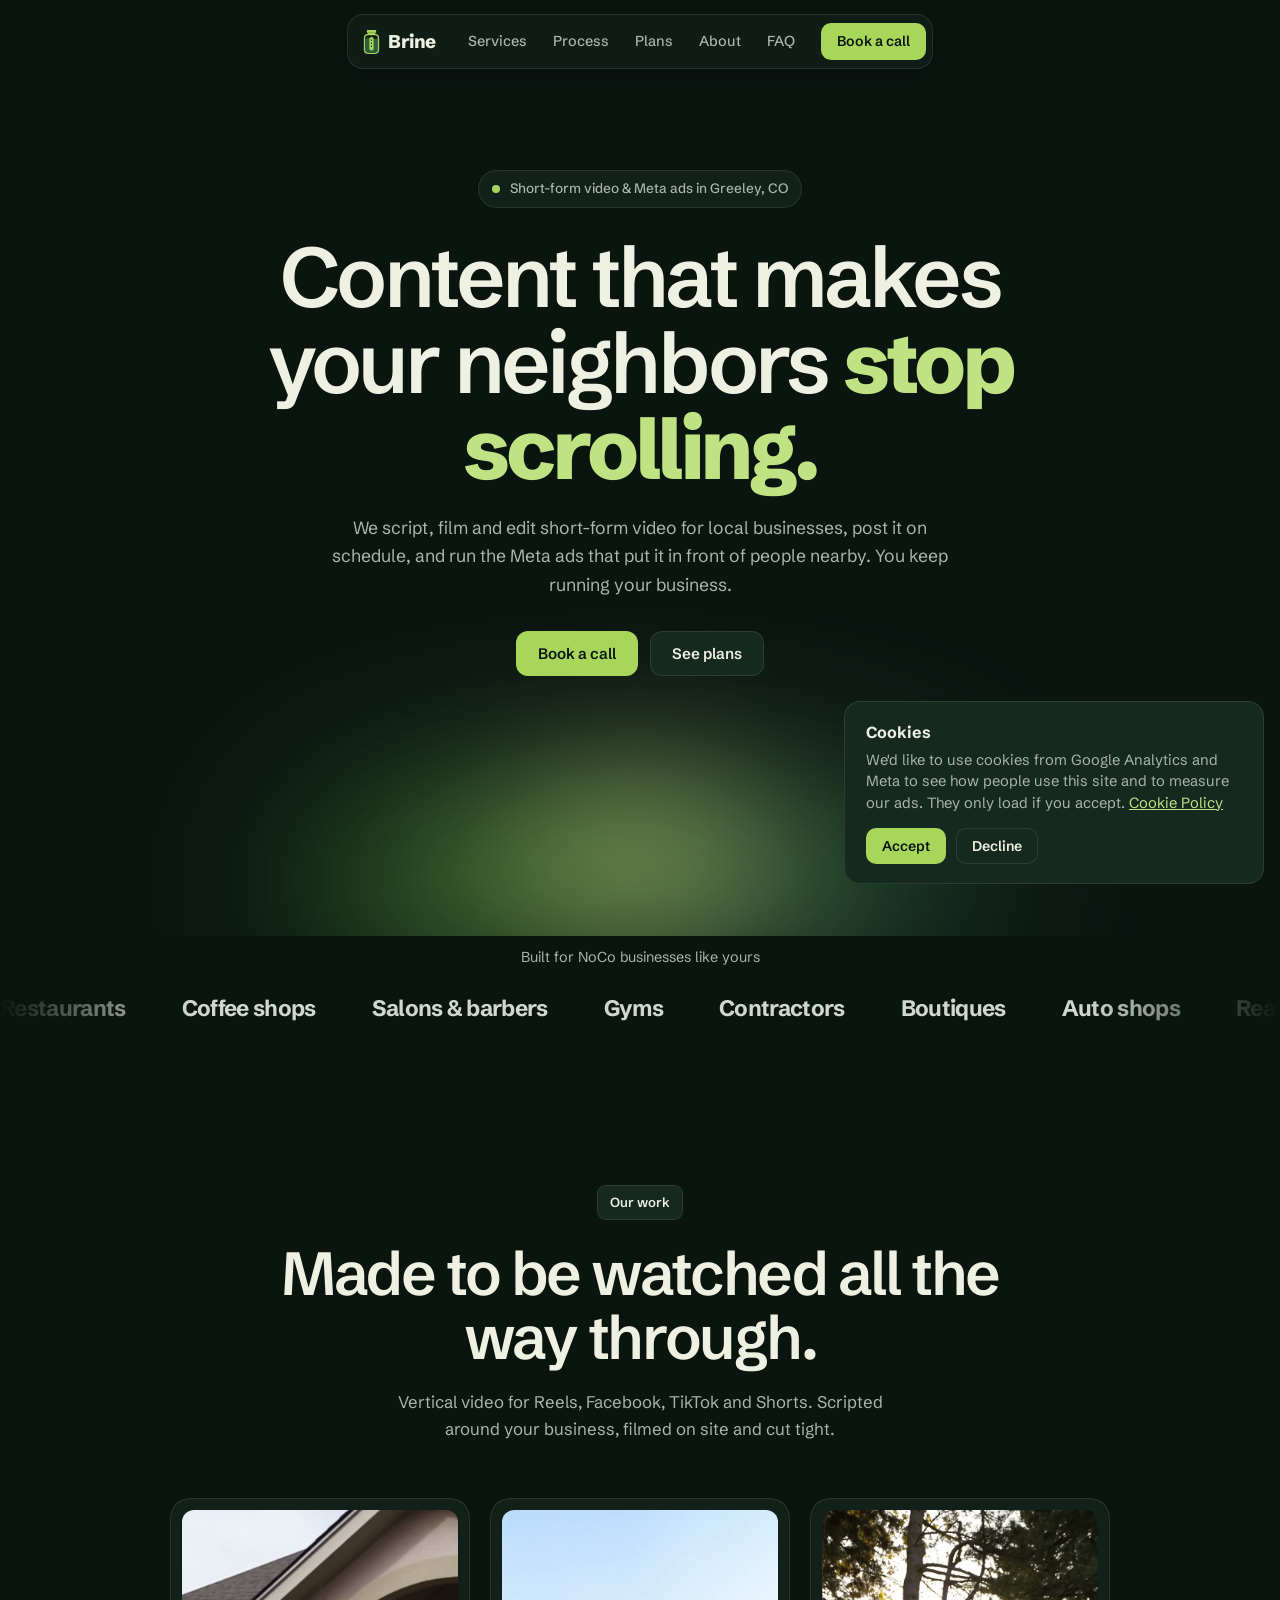
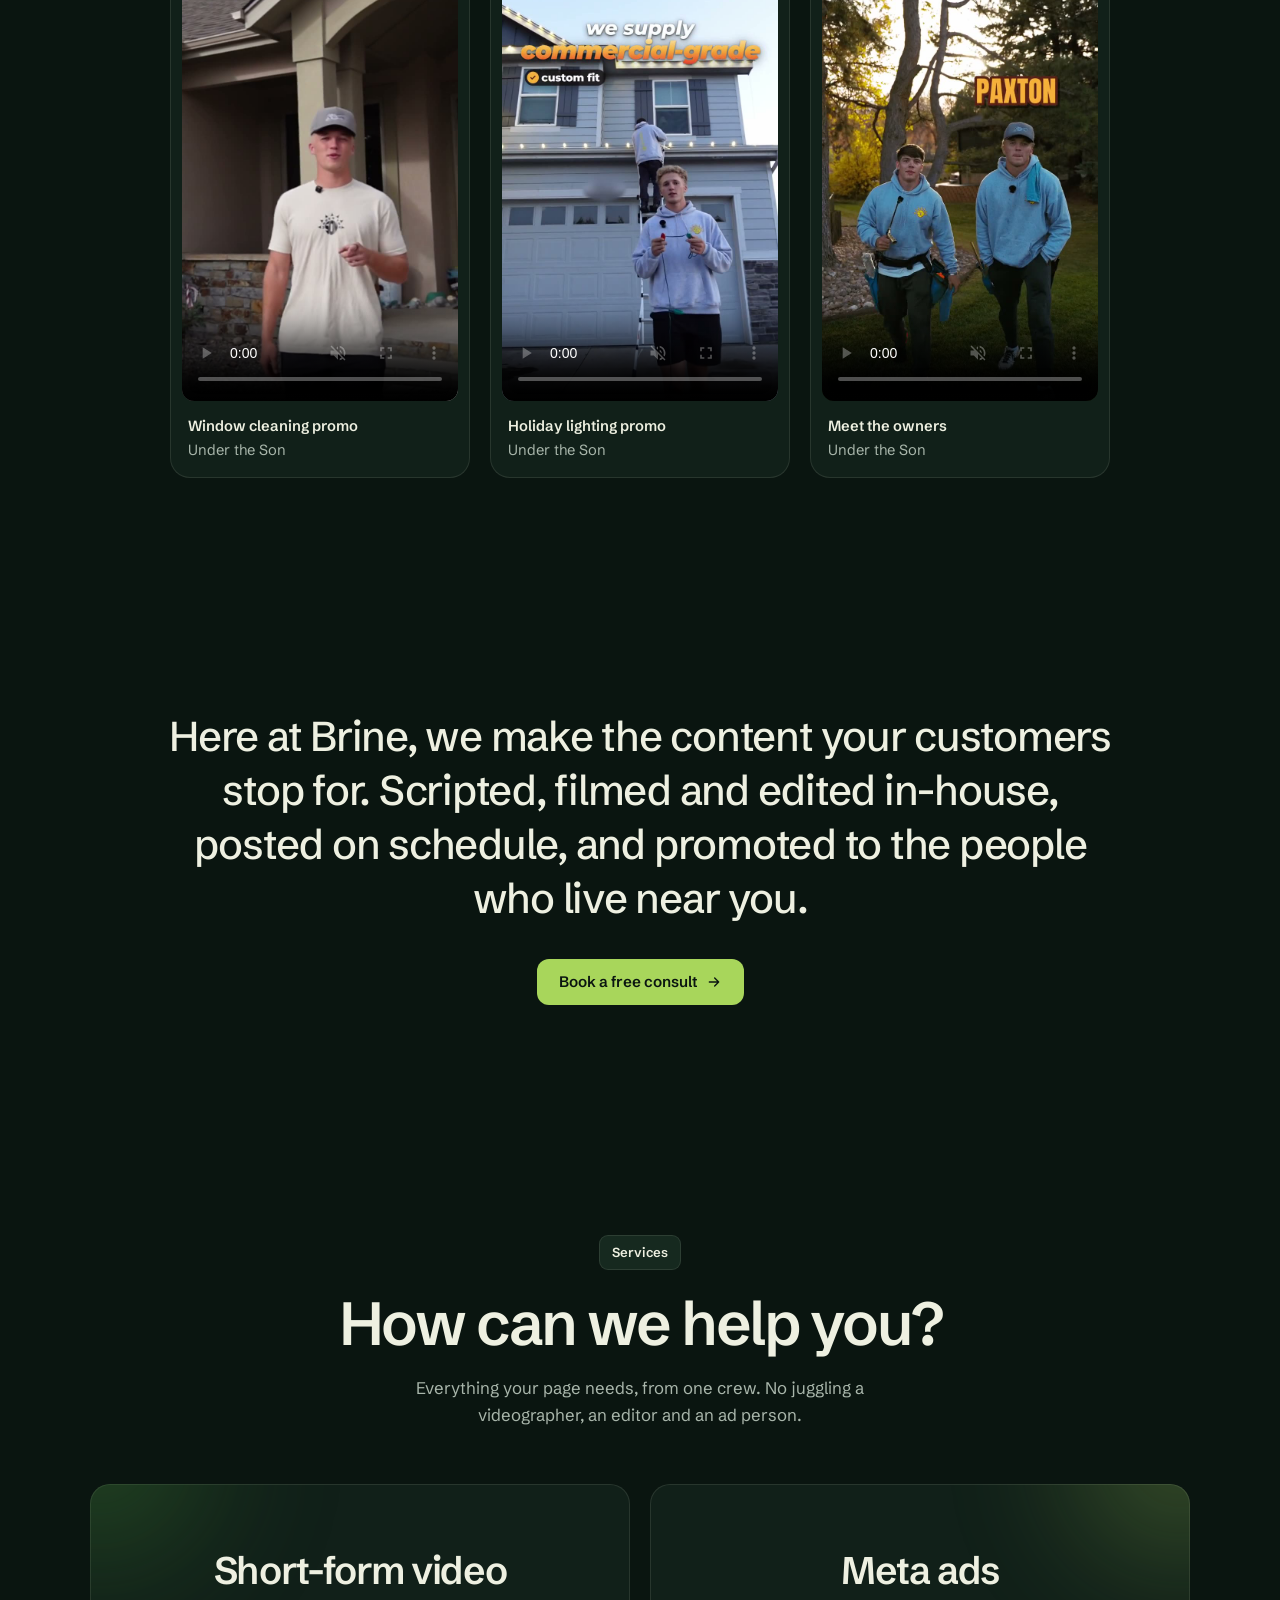
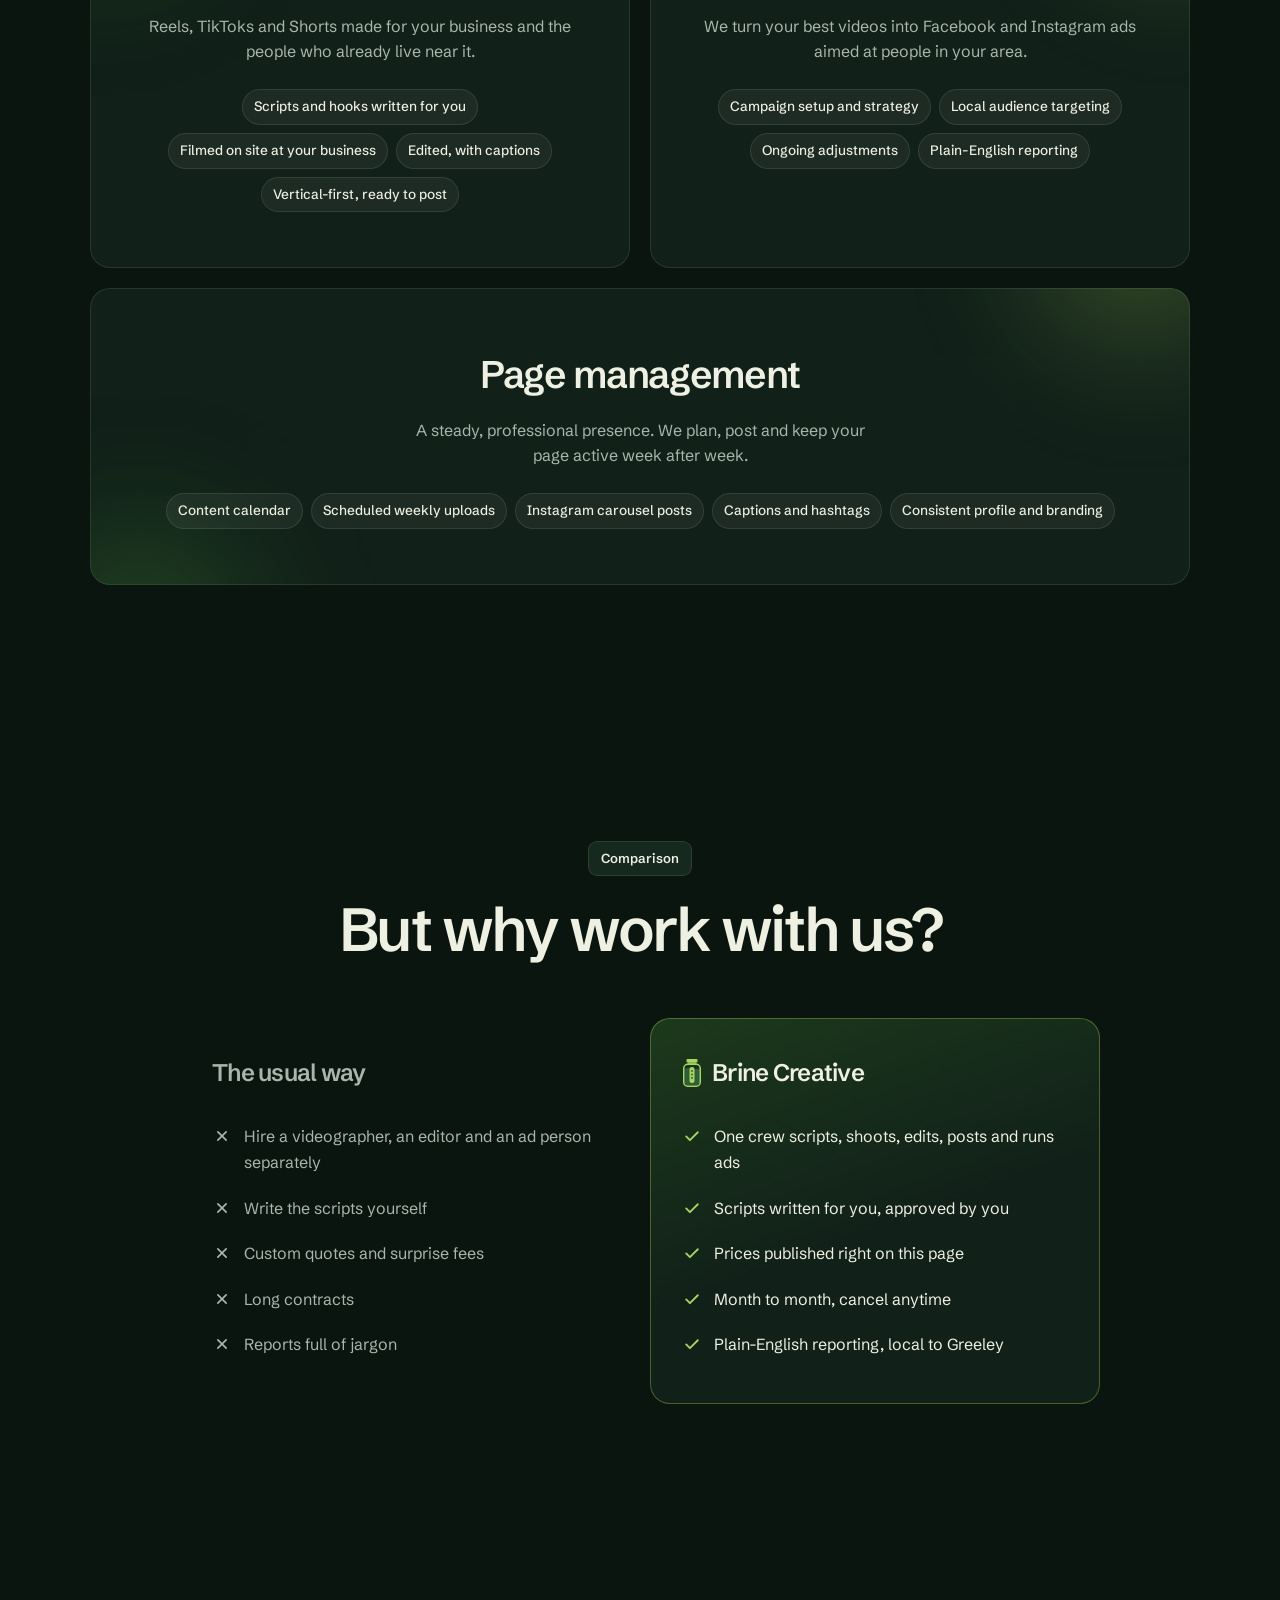
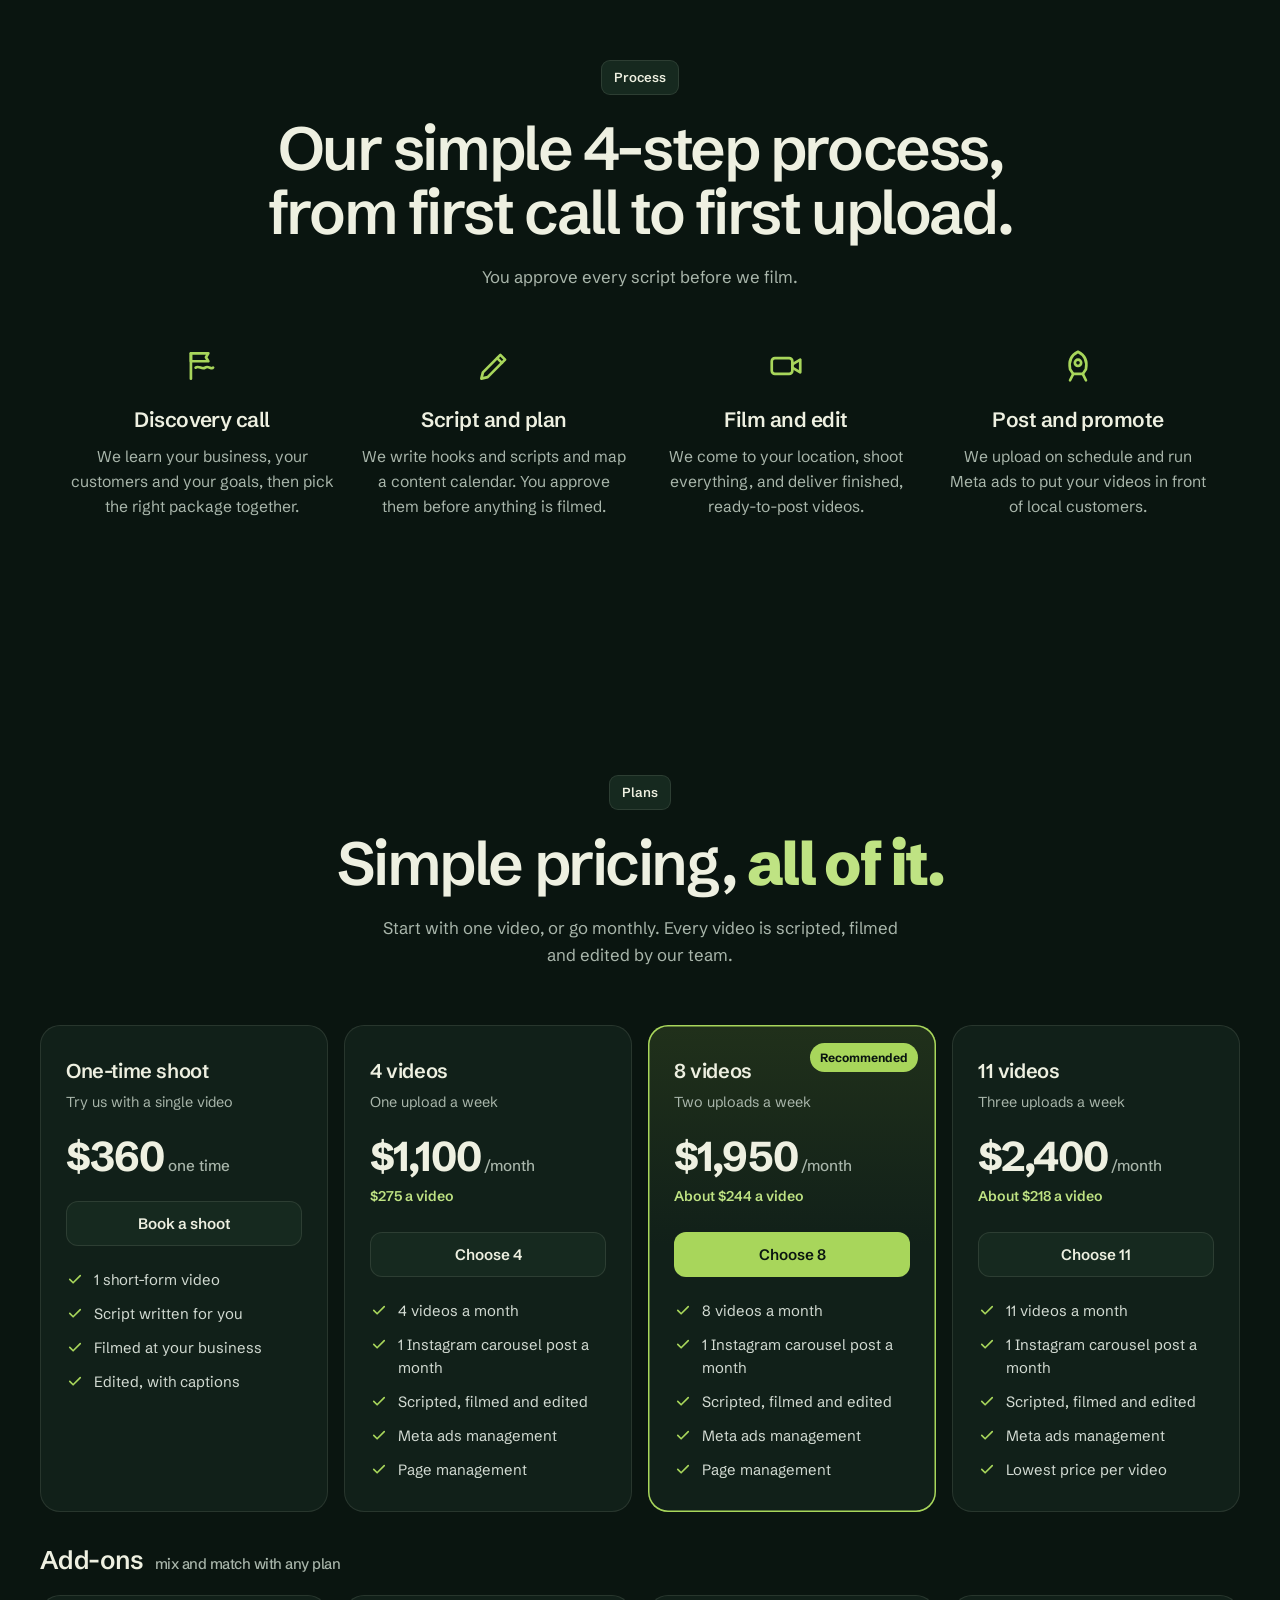
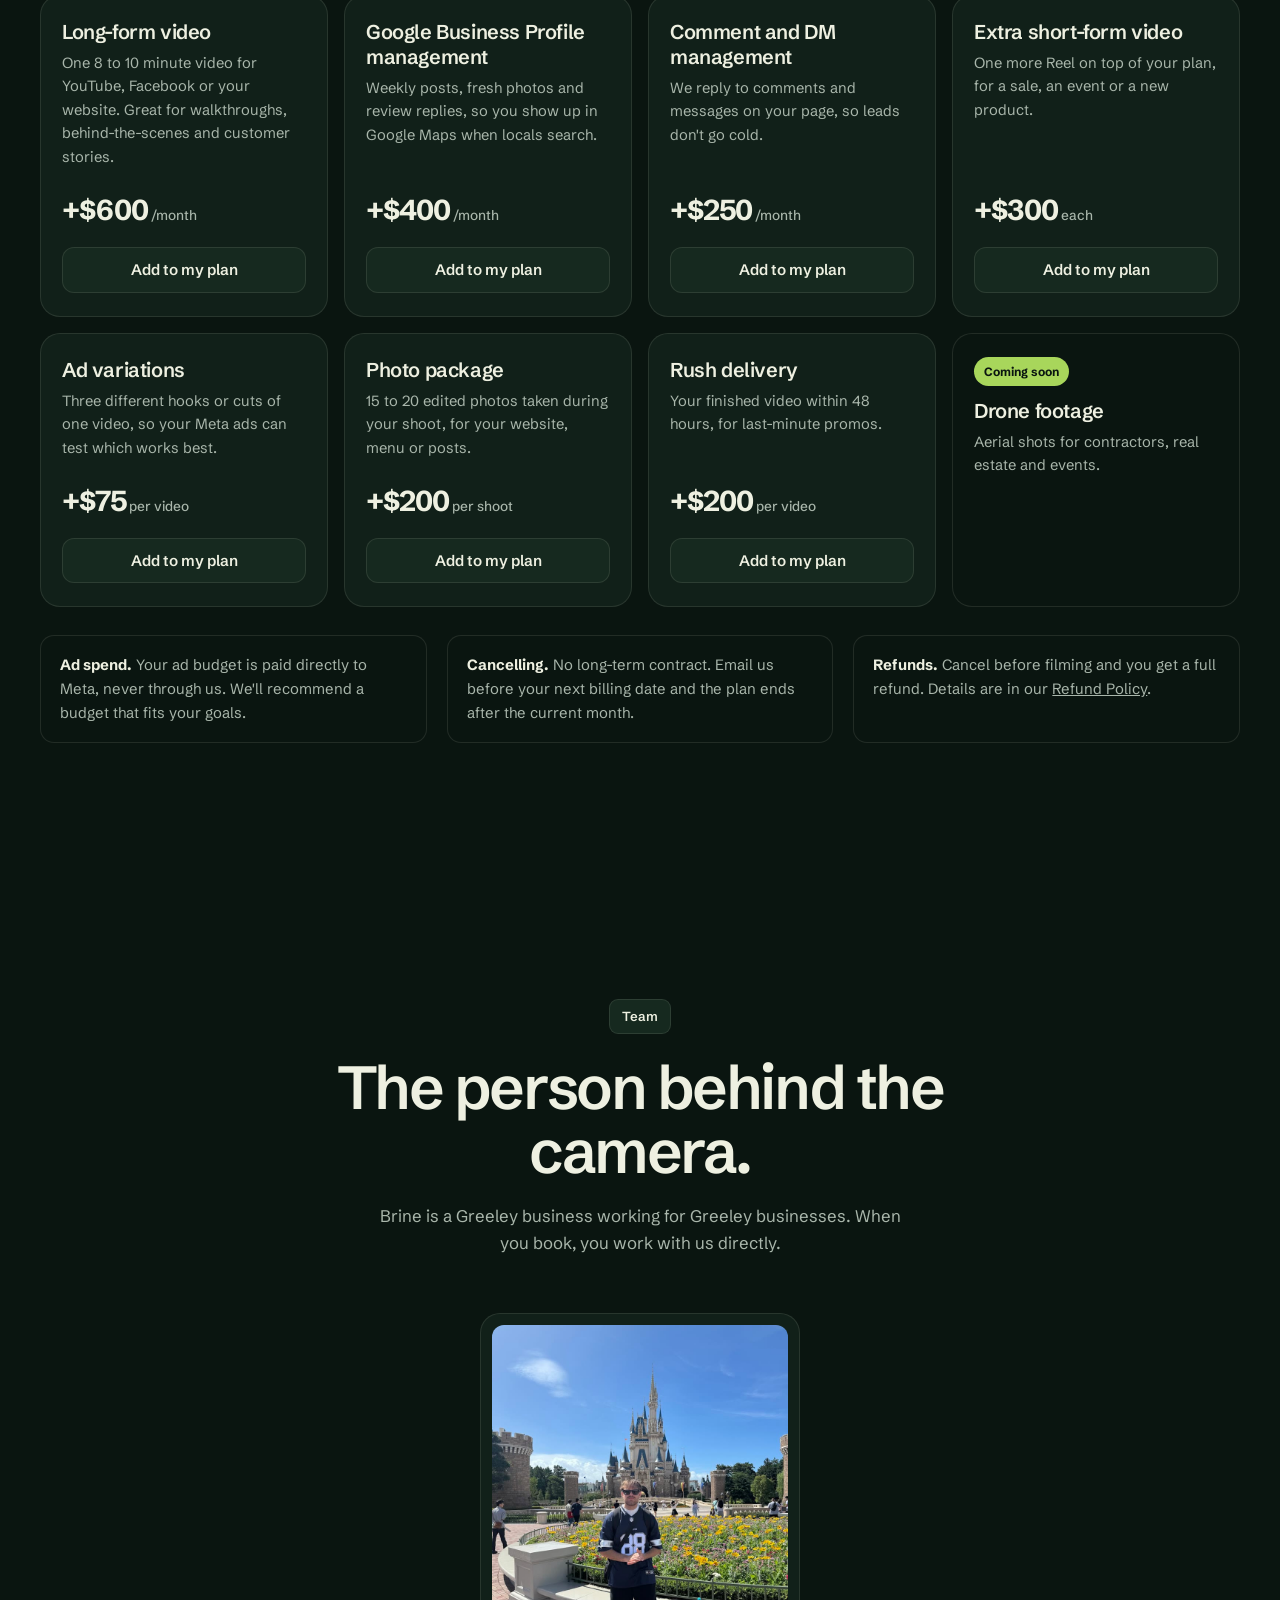
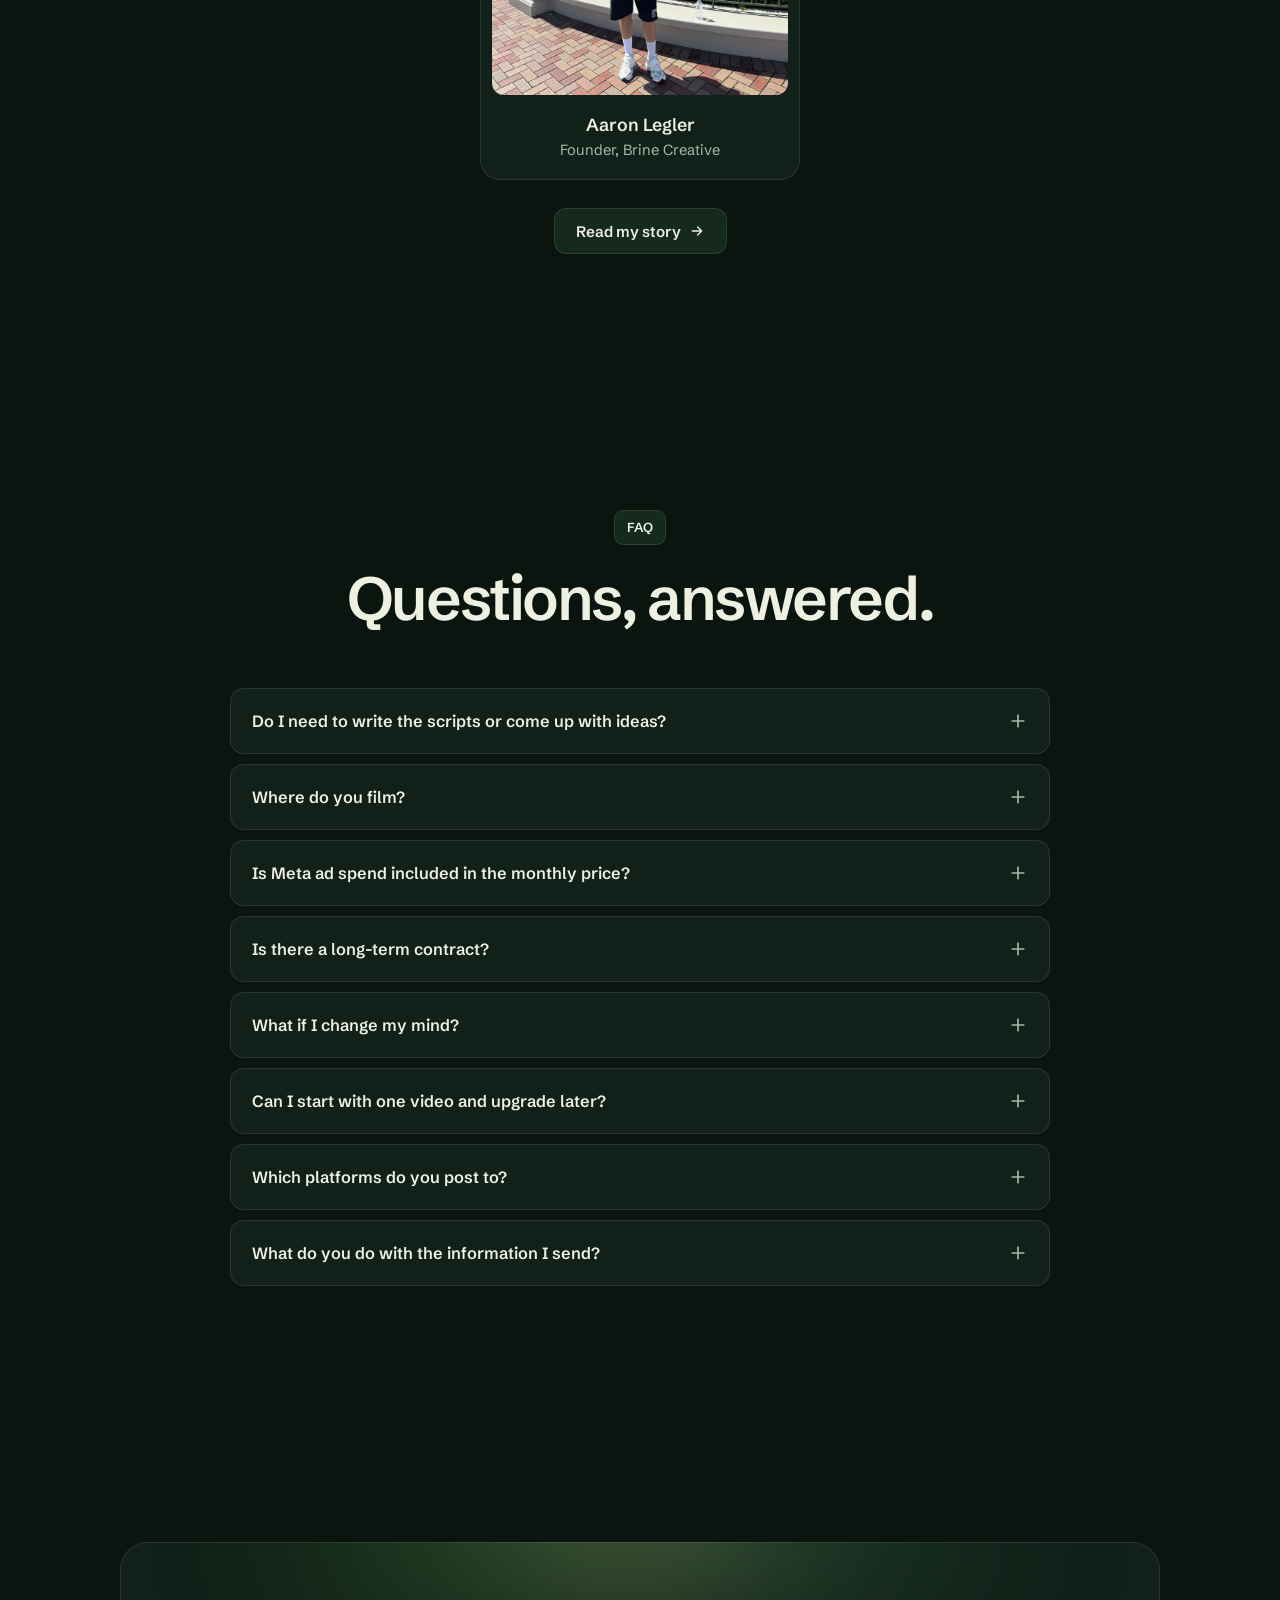
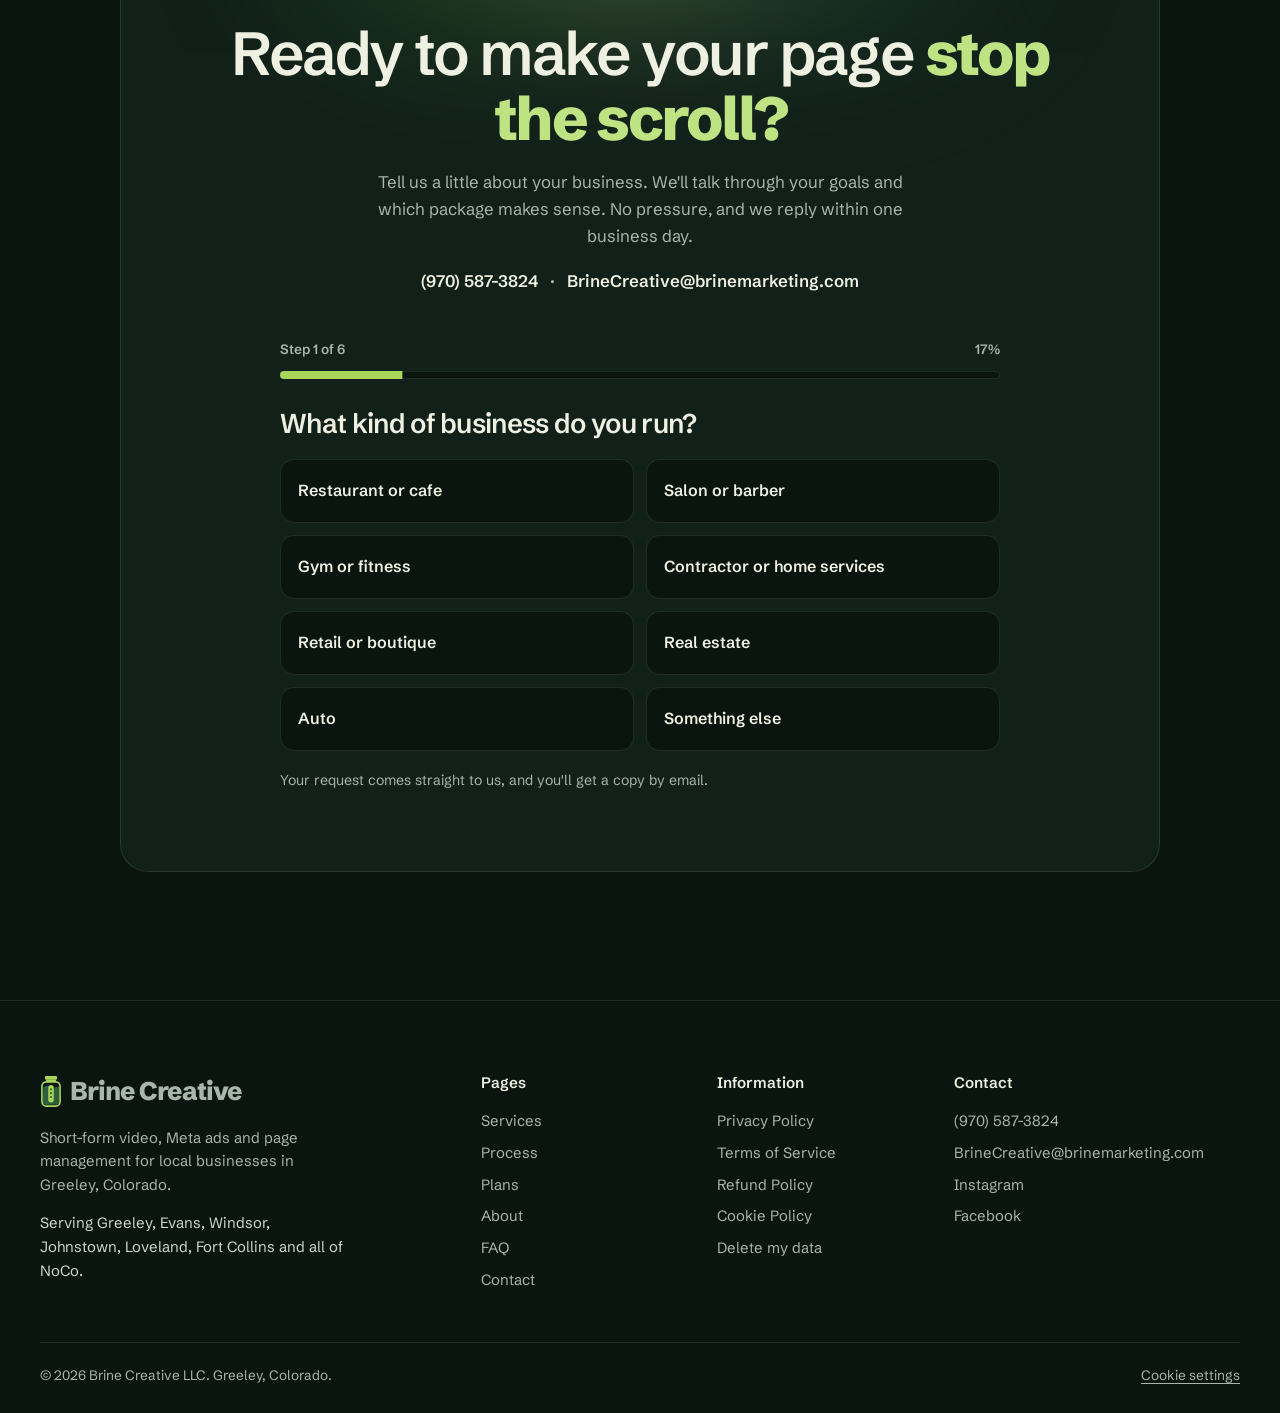
<file: index.html>
<!DOCTYPE html>
<html lang="en">
<head>
<meta charset="UTF-8">
<meta property="og:site_name" content="Brine Creative">
<meta name="viewport" content="width=device-width, initial-scale=1">
<title>Brine Creative | Short-form video and Meta ads in Greeley, CO</title>
<meta name="description" content="Brine Creative scripts, films and edits short-form video for businesses in Greeley and Northern Colorado, posts it on schedule, and runs the Meta ads. Published prices, month to month.">
<link rel="canonical" href="https://brinemarketing.com/">
<meta property="og:url" content="https://brinemarketing.com/">
<meta property="og:title" content="Brine Creative | Short-form video for Greeley businesses">
<meta property="og:description" content="Scripted, filmed and edited in-house. Posted on schedule. Promoted with Meta ads. Prices published, month to month.">
<meta property="og:type" content="website">
<meta property="og:image" content="https://brinemarketing.com/assets/logo-square.png">
<meta name="theme-color" content="#0a1510">
<link rel="icon" href="data:image/svg+xml,<svg xmlns='http://www.w3.org/2000/svg' viewBox='0 0 40 56'><rect x='9' y='0' width='22' height='6' rx='2' fill='%2311241b'/><path d='M6 20 Q14 16 20 19 T35 19 V47 a5 5 0 0 1-5 5 H10 a5 5 0 0 1-5-5 Z' fill='%23a8d65b'/><rect x='3.5' y='10.5' width='33' height='44' rx='8' fill='none' stroke='%2311241b' stroke-width='3'/><rect x='15' y='16' width='10' height='32' rx='5' fill='%2311241b'/></svg>">
<link rel="apple-touch-icon" href="assets/logo-square.png">
<link rel="preload" href="assets/fonts/schibsted-grotesk-latin.woff2" as="font" type="font/woff2" crossorigin>
<link rel="stylesheet" href="home.css?v=24">
<script type="application/ld+json">
{"@context":"https://schema.org","@type":"WebSite","name":"Brine Creative","alternateName":["Brine Creative LLC","Brine Marketing"],"url":"https://brinemarketing.com/"}
</script>
<script type="application/ld+json">
{"@context":"https://schema.org","@type":"ProfessionalService","name":"Brine Creative","legalName":"Brine Creative LLC",
 "url":"https://brinemarketing.com/","logo":"https://brinemarketing.com/assets/logo-square.png","image":"https://brinemarketing.com/assets/logo-square.png",
 "description":"Short-form video, Meta ads and social media page management for local businesses in Greeley and Northern Colorado.",
 "email":"BrineCreative@brinemarketing.com","telephone":"+1-970-587-3824","priceRange":"$360-$2,400",
 "address":{"@type":"PostalAddress","addressLocality":"Greeley","addressRegion":"CO","addressCountry":"US"},
 "areaServed":[{"@type":"City","name":"Greeley, CO"},{"@type":"City","name":"Evans, CO"},{"@type":"City","name":"Windsor, CO"},{"@type":"City","name":"Johnstown, CO"},{"@type":"City","name":"Loveland, CO"},{"@type":"City","name":"Fort Collins, CO"}],
 "knowsAbout":["Short-form video","Instagram Reels","TikTok","Meta ads","Facebook ads","Social media management"],
 "makesOffer":[
  {"@type":"Offer","name":"One-Time Video Shoot","price":"360","priceCurrency":"USD"},
  {"@type":"Offer","name":"4 Video Package (monthly)","price":"1100","priceCurrency":"USD"},
  {"@type":"Offer","name":"8 Video Package (monthly)","price":"1950","priceCurrency":"USD"},
  {"@type":"Offer","name":"11 Video Package (monthly)","price":"2400","priceCurrency":"USD"},
  {"@type":"Offer","name":"Long-form video add-on","price":"600","priceCurrency":"USD"},
  {"@type":"Offer","name":"Google Business Profile management add-on","price":"400","priceCurrency":"USD"},
  {"@type":"Offer","name":"Comment and DM management add-on","price":"250","priceCurrency":"USD"},
  {"@type":"Offer","name":"Extra short-form video add-on","price":"300","priceCurrency":"USD"},
  {"@type":"Offer","name":"Ad variations add-on","price":"75","priceCurrency":"USD"},
  {"@type":"Offer","name":"Photo package add-on","price":"200","priceCurrency":"USD"},
  {"@type":"Offer","name":"Rush delivery add-on","price":"200","priceCurrency":"USD"}],
 "sameAs":["https://www.instagram.com/brinemarketing","https://www.facebook.com/share/1FNeeoioZK/"]}
</script>
</head>
<body>
<a class="skip" href="#main">Skip to content</a>

<svg width="0" height="0" style="position:absolute" aria-hidden="true" focusable="false">
  <symbol id="jar" viewBox="0 0 40 56">
    <rect x="9" y="0" width="22" height="6.5" rx="2" fill="currentColor"/>
    <rect x="11" y="6.5" width="18" height="3" fill="currentColor"/>
    <path d="M6 20 Q14 16 20 19 T35 19 V47 a5 5 0 0 1-5 5 H10 a5 5 0 0 1-5-5 Z" fill="var(--jar-liquid,#2d5e3e)"/>
    <rect x="3.5" y="10.5" width="33" height="44" rx="8" fill="none" stroke="currentColor" stroke-width="3"/>
    <rect x="15" y="16" width="10" height="32" rx="5" fill="currentColor"/>
    <ellipse cx="20" cy="24" rx="1.3" ry="1.9" fill="var(--jar-ground,#0a1510)"/>
    <ellipse cx="20" cy="31" rx="1.3" ry="1.9" fill="var(--jar-ground,#0a1510)"/>
    <ellipse cx="20" cy="38" rx="1.3" ry="1.9" fill="var(--jar-ground,#0a1510)"/>
  </symbol>
  <symbol id="plus" viewBox="0 0 24 24"><path d="M12 5v14M5 12h14" fill="none" stroke="currentColor" stroke-width="2" stroke-linecap="round"/></symbol>
  <symbol id="arrow" viewBox="0 0 24 24"><path d="M5 12h14M13 6l6 6-6 6" fill="none" stroke="currentColor" stroke-width="2" stroke-linecap="round" stroke-linejoin="round"/></symbol>
  <symbol id="check" viewBox="0 0 24 24"><path d="M5 12.5l4.5 4.5L19 7.5" fill="none" stroke="currentColor" stroke-width="2.2" stroke-linecap="round" stroke-linejoin="round"/></symbol>
  <symbol id="x" viewBox="0 0 24 24"><path d="M7 7l10 10M17 7L7 17" fill="none" stroke="currentColor" stroke-width="2" stroke-linecap="round"/></symbol>
  <symbol id="play" viewBox="0 0 24 24"><path d="M8 5.5v13l11-6.5z" fill="currentColor"/></symbol>
  <symbol id="i-phone" viewBox="0 0 24 24"><g fill="none" stroke="currentColor" stroke-width="1.7" stroke-linecap="round" stroke-linejoin="round"><path d="M5 4h11l-1.5 2.5L16 9H5z"/><path d="M5 4v16"/><path d="M8 13c2-1.5 4 1.5 6 0s4 1.5 5 0"/></g></symbol>
  <symbol id="i-pen" viewBox="0 0 24 24"><g fill="none" stroke="currentColor" stroke-width="1.7" stroke-linecap="round" stroke-linejoin="round"><path d="M4 20l4-1 11-11-3-3L5 16z"/><path d="M14 7l3 3"/></g></symbol>
  <symbol id="i-cam" viewBox="0 0 24 24"><g fill="none" stroke="currentColor" stroke-width="1.7" stroke-linejoin="round"><rect x="3" y="7" width="13" height="10" rx="2"/><path d="M16 11l5-3v8l-5-3z"/></g></symbol>
  <symbol id="i-rocket" viewBox="0 0 24 24"><g fill="none" stroke="currentColor" stroke-width="1.7" stroke-linecap="round" stroke-linejoin="round"><path d="M12 3c4 2 6 6 5 11l-2 3H9l-2-3C6 9 8 5 12 3z"/><circle cx="12" cy="10" r="2"/><path d="M9 17l-2 4M15 17l2 4"/></g></symbol>
</svg>

<header class="top">
  <nav class="pill" aria-label="Main">
    <a class="brand" href="index.html" aria-label="Brine Creative, home"><svg aria-hidden="true"><use href="#jar"/></svg><span aria-hidden="true">Brine</span></a>
    <div class="links" id="site-nav">
      <a href="#services">Services</a>
      <a href="#process">Process</a>
      <a href="#plans">Plans</a>
      <a href="about.html">About</a>
      <a href="#faq">FAQ</a>
    </div>
    <a class="btn btn-lime btn-sm" href="#contact">Book a call</a>
    <button class="menu-btn" type="button" aria-expanded="false" aria-controls="site-nav">Menu</button>
  </nav>
</header>

<main id="main">

  <!-- HERO -->
  <section class="hero" aria-labelledby="hero-title">
    <p class="badge"><span class="dot"></span>Short-form video &amp; Meta ads in Greeley, CO</p>
    <h1 id="hero-title">Content that makes your neighbors <strong class="hl">stop scrolling.</strong></h1>
    <p class="lead">We script, film and edit short-form video for local businesses, post it on schedule, and run the Meta ads that put it in front of people nearby. You keep running your business.</p>
    <div class="cta-row">
      <a class="btn btn-lime" href="#contact">Book a call</a>
      <a class="btn btn-dark" href="#plans">See plans</a>
    </div>
    <div class="glow" aria-hidden="true"></div>
  </section>

  <!-- WHO WE WORK WITH (logo strip in the template) -->
  <section class="strip" aria-label="Who we work with">
    <p>Built for NoCo businesses like yours</p>
    <div class="marquee" aria-hidden="true">
      <div class="marquee-track">
        <span>Restaurants</span><span>Coffee shops</span><span>Salons &amp; barbers</span><span>Gyms</span><span>Contractors</span><span>Boutiques</span><span>Auto shops</span><span>Real estate</span>
        <span>Restaurants</span><span>Coffee shops</span><span>Salons &amp; barbers</span><span>Gyms</span><span>Contractors</span><span>Boutiques</span><span>Auto shops</span><span>Real estate</span>
      </div>
    </div>
    <p class="sr-only">Restaurants, coffee shops, salons and barbers, gyms, contractors, boutiques, auto shops and real estate.</p>
  </section>

  <!-- OUR WORK (video testimonials in the template) -->
  <section class="sec" id="work" aria-labelledby="work-title">
    <div class="head">
      <p class="tag">Our work</p>
      <h2 id="work-title">Made to be watched all the way through.</h2>
      <p>Vertical video for Reels, Facebook, TikTok and Shorts. Scripted around your business, filmed on site and cut tight.</p>
    </div>
    <div class="reels">
      <!-- To add a real video, replace the inner .reel-ph with:
           <video src="assets/work/reel-3.mp4" poster="assets/work/reel-3.jpg" controls playsinline preload="none"></video> -->
      <figure class="reel"><video src="assets/work/reel-1.mp4" poster="assets/work/reel-1.jpg" controls muted loop playsinline preload="metadata" aria-label="Window cleaning promo for Under the Son"></video><figcaption><b>Window cleaning promo</b>Under the Son</figcaption></figure>
      <figure class="reel"><video src="assets/work/reel-2.mp4" poster="assets/work/reel-2.jpg" controls muted loop playsinline preload="metadata" aria-label="Holiday lighting promo for Under the Son"></video><figcaption><b>Holiday lighting promo</b>Under the Son</figcaption></figure>
      <figure class="reel"><video src="assets/work/reel-3.mp4" poster="assets/work/reel-3.jpg" controls muted loop playsinline preload="metadata" aria-label="Meet the owners brand video for Under the Son"></video><figcaption><b>Meet the owners</b>Under the Son</figcaption></figure>
    </div>
  </section>

  <!-- STATEMENT -->
  <section class="statement" aria-label="About Brine Creative">
    <p>Here at Brine, we make the content your customers stop for. Scripted, filmed and edited in-house, posted on schedule, and promoted to the people who live near you.</p>
    <a class="btn btn-lime" href="#contact">Book a free consult <svg aria-hidden="true"><use href="#arrow"/></svg></a>
  </section>

  <!-- SERVICES -->
  <section class="sec" id="services" aria-labelledby="services-title">
    <div class="head">
      <p class="tag">Services</p>
      <h2 id="services-title">How can we help you?</h2>
      <p>Everything your page needs, from one crew. No juggling a videographer, an editor and an ad person.</p>
    </div>
    <div class="svc">
      <article class="card g-tl">
        <h3>Short-form video</h3>
        <p>Reels, TikToks and Shorts made for your business and the people who already live near it.</p>
        <ul><li>Scripts and hooks written for you</li><li>Filmed on site at your business</li><li>Edited, with captions</li><li>Vertical-first, ready to post</li></ul>
      </article>
      <article class="card g-tr">
        <h3>Meta ads</h3>
        <p>We turn your best videos into Facebook and Instagram ads aimed at people in your area.</p>
        <ul><li>Campaign setup and strategy</li><li>Local audience targeting</li><li>Ongoing adjustments</li><li>Plain-English reporting</li></ul>
      </article>
      <article class="card wide g-bl">
        <h3>Page management</h3>
        <p>A steady, professional presence. We plan, post and keep your page active week after week.</p>
        <ul><li>Content calendar</li><li>Scheduled weekly uploads</li><li>Instagram carousel posts</li><li>Captions and hashtags</li><li>Consistent profile and branding</li></ul>
      </article>
    </div>
  </section>

  <!-- COMPARISON -->
  <section class="sec" id="why" aria-labelledby="why-title">
    <div class="head">
      <p class="tag">Comparison</p>
      <h2 id="why-title">But why work with us?</h2>
    </div>
    <div class="compare">
      <div class="col them">
        <h3>The usual way</h3>
        <ul>
          <li><svg><use href="#x"/></svg>Hire a videographer, an editor and an ad person separately</li>
          <li><svg><use href="#x"/></svg>Write the scripts yourself</li>
          <li><svg><use href="#x"/></svg>Custom quotes and surprise fees</li>
          <li><svg><use href="#x"/></svg>Long contracts</li>
          <li><svg><use href="#x"/></svg>Reports full of jargon</li>
        </ul>
      </div>
      <div class="col us">
        <h3><svg class="us-jar" aria-hidden="true"><use href="#jar"/></svg>Brine Creative</h3>
        <ul>
          <li><svg><use href="#check"/></svg>One crew scripts, shoots, edits, posts and runs ads</li>
          <li><svg><use href="#check"/></svg>Scripts written for you, approved by you</li>
          <li><svg><use href="#check"/></svg>Prices published right on this page</li>
          <li><svg><use href="#check"/></svg>Month to month, cancel anytime</li>
          <li><svg><use href="#check"/></svg>Plain-English reporting, local to Greeley</li>
        </ul>
      </div>
    </div>
  </section>

  <!-- PROCESS -->
  <section class="sec" id="process" aria-labelledby="process-title">
    <div class="head">
      <p class="tag">Process</p>
      <h2 id="process-title">Our simple 4-step process, from first call to first upload.</h2>
      <p>You approve every script before we film.</p>
    </div>
    <ol class="steps">
      <li><span class="ico"><svg><use href="#i-phone"/></svg></span><h3>Discovery call</h3><p>We learn your business, your customers and your goals, then pick the right package together.</p></li>
      <li><span class="ico"><svg><use href="#i-pen"/></svg></span><h3>Script and plan</h3><p>We write hooks and scripts and map a content calendar. You approve them before anything is filmed.</p></li>
      <li><span class="ico"><svg><use href="#i-cam"/></svg></span><h3>Film and edit</h3><p>We come to your location, shoot everything, and deliver finished, ready-to-post videos.</p></li>
      <li><span class="ico"><svg><use href="#i-rocket"/></svg></span><h3>Post and promote</h3><p>We upload on schedule and run Meta ads to put your videos in front of local customers.</p></li>
    </ol>
  </section>

  <!-- PLANS -->
  <section class="sec" id="plans" aria-labelledby="plans-title">
    <div class="head">
      <p class="tag">Plans</p>
      <h2 id="plans-title">Simple pricing, <strong class="hl">all of it.</strong></h2>
      <p>Start with one video, or go monthly. Every video is scripted, filmed and edited by our team.</p>
    </div>
    <div class="plans">
      <article class="plan">
        <h3>One-time shoot</h3>
        <p class="sub">Try us with a single video</p>
        <p class="price">$360<small> one time</small></p>
        <a class="btn btn-dark" href="#contact" data-package="One-Time Video Shoot ($360)">Book a shoot</a>
        <ul><li><svg><use href="#check"/></svg>1 short-form video</li><li><svg><use href="#check"/></svg>Script written for you</li><li><svg><use href="#check"/></svg>Filmed at your business</li><li><svg><use href="#check"/></svg>Edited, with captions</li></ul>
      </article>
      <article class="plan">
        <h3>4 videos</h3>
        <p class="sub">One upload a week</p>
        <p class="price">$1,100<small> /month</small></p>
        <p class="per">$275 a video</p>
        <a class="btn btn-dark" href="#contact" data-package="4 Video Package ($1,100/mo)">Choose 4</a>
        <ul><li><svg><use href="#check"/></svg>4 videos a month</li><li><svg><use href="#check"/></svg>1 Instagram carousel post a month</li><li><svg><use href="#check"/></svg>Scripted, filmed and edited</li><li><svg><use href="#check"/></svg>Meta ads management</li><li><svg><use href="#check"/></svg>Page management</li></ul>
      </article>
      <article class="plan hot">
        <p class="flag">Recommended</p>
        <h3>8 videos</h3>
        <p class="sub">Two uploads a week</p>
        <p class="price">$1,950<small> /month</small></p>
        <p class="per">About $244 a video</p>
        <a class="btn btn-lime" href="#contact" data-package="8 Video Package ($1,950/mo)">Choose 8</a>
        <ul><li><svg><use href="#check"/></svg>8 videos a month</li><li><svg><use href="#check"/></svg>1 Instagram carousel post a month</li><li><svg><use href="#check"/></svg>Scripted, filmed and edited</li><li><svg><use href="#check"/></svg>Meta ads management</li><li><svg><use href="#check"/></svg>Page management</li></ul>
      </article>
      <article class="plan">
        <h3>11 videos</h3>
        <p class="sub">Three uploads a week</p>
        <p class="price">$2,400<small> /month</small></p>
        <p class="per">About $218 a video</p>
        <a class="btn btn-dark" href="#contact" data-package="11 Video Package ($2,400/mo)">Choose 11</a>
        <ul><li><svg><use href="#check"/></svg>11 videos a month</li><li><svg><use href="#check"/></svg>1 Instagram carousel post a month</li><li><svg><use href="#check"/></svg>Scripted, filmed and edited</li><li><svg><use href="#check"/></svg>Meta ads management</li><li><svg><use href="#check"/></svg>Lowest price per video</li></ul>
      </article>
    </div>
    <div class="addons">
      <h3 class="addons-title">Add-ons <span>mix and match with any plan</span></h3>
      <div class="addon-grid">
      <article class="addon">
        <h4>Long-form video</h4>
        <p class="addon-desc">One 8 to 10 minute video for YouTube, Facebook or your website. Great for walkthroughs, behind-the-scenes and customer stories.</p>
        <p class="addon-price">+$600<small> /month</small></p>
        <a class="btn btn-dark" href="#contact" data-addon="f-addon-longform">Add to my plan</a>
      </article>
      <article class="addon">
        <h4>Google Business Profile management</h4>
        <p class="addon-desc">Weekly posts, fresh photos and review replies, so you show up in Google Maps when locals search.</p>
        <p class="addon-price">+$400<small> /month</small></p>
        <a class="btn btn-dark" href="#contact" data-addon="f-addon-gbp">Add to my plan</a>
      </article>
      <article class="addon">
        <h4>Comment and DM management</h4>
        <p class="addon-desc">We reply to comments and messages on your page, so leads don't go cold.</p>
        <p class="addon-price">+$250<small> /month</small></p>
        <a class="btn btn-dark" href="#contact" data-addon="f-addon-dm">Add to my plan</a>
      </article>
      <article class="addon">
        <h4>Extra short-form video</h4>
        <p class="addon-desc">One more Reel on top of your plan, for a sale, an event or a new product.</p>
        <p class="addon-price">+$300<small> each</small></p>
        <a class="btn btn-dark" href="#contact" data-addon="f-addon-extra">Add to my plan</a>
      </article>
      <article class="addon">
        <h4>Ad variations</h4>
        <p class="addon-desc">Three different hooks or cuts of one video, so your Meta ads can test which works best.</p>
        <p class="addon-price">+$75<small> per video</small></p>
        <a class="btn btn-dark" href="#contact" data-addon="f-addon-variations">Add to my plan</a>
      </article>
      <article class="addon">
        <h4>Photo package</h4>
        <p class="addon-desc">15 to 20 edited photos taken during your shoot, for your website, menu or posts.</p>
        <p class="addon-price">+$200<small> per shoot</small></p>
        <a class="btn btn-dark" href="#contact" data-addon="f-addon-photos">Add to my plan</a>
      </article>
      <article class="addon">
        <h4>Rush delivery</h4>
        <p class="addon-desc">Your finished video within 48 hours, for last-minute promos.</p>
        <p class="addon-price">+$200<small> per video</small></p>
        <a class="btn btn-dark" href="#contact" data-addon="f-addon-rush">Add to my plan</a>
      </article>
      <article class="addon soon">
        <p class="soon-tag">Coming soon</p>
        <h4>Drone footage</h4>
        <p class="addon-desc">Aerial shots for contractors, real estate and events.</p>
      </article>
      </div>
    </div>
    <div class="notes">
      <p><b>Ad spend.</b> Your ad budget is paid directly to Meta, never through us. We'll recommend a budget that fits your goals.</p>
      <p><b>Cancelling.</b> No long-term contract. Email us before your next billing date and the plan ends after the current month.</p>
      <p><b>Refunds.</b> Cancel before filming and you get a full refund. Details are in our <a href="refunds.html">Refund Policy</a>.</p>
    </div>
  </section>

  <!-- FOUNDER (team in the template) -->
  <section class="sec" id="team" aria-labelledby="team-title">
    <div class="head">
      <p class="tag">Team</p>
      <h2 id="team-title">The person behind the camera.</h2>
      <p>Brine is a Greeley business working for Greeley businesses. When you book, you work with us directly.</p>
    </div>
    <figure class="founder">
      <img src="assets/team/aaron.jpg?v=2" alt="Aaron Legler, founder of Brine Creative" width="800" height="1000" loading="lazy">
      <figcaption><b>Aaron Legler</b>Founder, Brine Creative</figcaption>
    </figure>
    <p class="team-more"><a class="btn btn-dark" href="about.html">Read my story <svg aria-hidden="true"><use href="#arrow"/></svg></a></p>
  </section>

  <!-- FAQ -->
  <section class="sec" id="faq" aria-labelledby="faq-title">
    <div class="head">
      <p class="tag">FAQ</p>
      <h2 id="faq-title">Questions, answered.</h2>
    </div>
    <div class="faq">
      <details><summary>Do I need to write the scripts or come up with ideas?<svg aria-hidden="true"><use href="#plus"/></svg></summary>
        <div class="ans"><p>No. Every package includes scripting. We learn your business and write hooks and scripts for you. You approve them before we film.</p></div></details>
      <details><summary>Where do you film?<svg aria-hidden="true"><use href="#plus"/></svg></summary>
        <div class="ans"><p>We come to you, anywhere in Greeley, Evans, Windsor, Johnstown, Loveland, Fort Collins and the rest of Northern Colorado. Most shoots happen at your business, so the content looks like the place your customers will actually visit.</p></div></details>
      <details><summary>Is Meta ad spend included in the monthly price?<svg aria-hidden="true"><use href="#plus"/></svg></summary>
        <div class="ans"><p>No. Package pricing covers our strategy, setup and management of your Meta ads. The ad budget itself is paid directly to Meta, and we'll recommend an amount that fits your goals before anything runs.</p></div></details>
      <details><summary>Is there a long-term contract?<svg aria-hidden="true"><use href="#plus"/></svg></summary>
        <div class="ans"><p>No. Monthly plans renew month to month. To cancel, email us before your next billing date. The full terms are in our <a href="terms.html">Terms of Service</a>.</p></div></details>
      <details><summary>What if I change my mind?<svg aria-hidden="true"><use href="#plus"/></svg></summary>
        <div class="ans"><p>If you cancel before filming, you get a full refund. Once filming has happened, that work isn't refundable. Monthly plans can be cancelled before the next billing date; the current month isn't refunded. See the <a href="refunds.html">Refund Policy</a>.</p></div></details>
      <details><summary>Can I start with one video and upgrade later?<svg aria-hidden="true"><use href="#plus"/></svg></summary>
        <div class="ans"><p>Yes. The one-time shoot is a good way to see our work, and you can move to a monthly plan whenever you're ready.</p></div></details>
      <details><summary>Which platforms do you post to?<svg aria-hidden="true"><use href="#plus"/></svg></summary>
        <div class="ans"><p>Our videos are made for Instagram Reels and Facebook, and they work on TikTok and YouTube Shorts too. We'll recommend the best mix for your customers.</p></div></details>
      <details><summary>What do you do with the information I send?<svg aria-hidden="true"><use href="#plus"/></svg></summary>
        <div class="ans"><p>We use it only to reply to you and plan your project. The form below just emails your request to us (and a copy to you). Analytics and ad cookies only load if you accept them. You can ask us to delete your information at any time. See the <a href="privacy.html">Privacy Policy</a>.</p></div></details>
    </div>
  </section>

  <!-- CTA + FORM -->
  <section class="sec" id="contact" aria-labelledby="contact-title">
    <div class="cta-box">
      <div class="glow small" aria-hidden="true"></div>
      <h2 id="contact-title">Ready to make your page <strong class="hl">stop the scroll?</strong></h2>
      <p>Tell us a little about your business. We'll talk through your goals and which package makes sense. No pressure, and we reply within one business day.</p>
      <p class="direct"><a href="tel:+19705873824">(970) 587-3824</a><span>&middot;</span><a href="mailto:BrineCreative@brinemarketing.com">BrineCreative@brinemarketing.com</a></p>

      <form class="book" id="book-form" action="https://formsubmit.co/BrineCreative@brinemarketing.com" method="POST" novalidate aria-describedby="form-privacy-note">
        <input type="hidden" name="_template" value="table">
        <input type="hidden" name="_captcha" value="false">

        <div class="ms-progress" aria-hidden="true">
          <div class="ms-progress-top"><span id="ms-count">Step 1 of 6</span><span id="ms-pct">17%</span></div>
          <div class="ms-track"><div class="ms-fill" id="ms-fill"></div></div>
        </div>

        <fieldset class="step" data-auto>
          <legend tabindex="-1">What kind of business do you run?</legend>
          <div class="choices">
            <label class="choice"><input type="radio" name="industry" value="Restaurant or cafe"><span>Restaurant or cafe</span></label>
            <label class="choice"><input type="radio" name="industry" value="Salon or barber"><span>Salon or barber</span></label>
            <label class="choice"><input type="radio" name="industry" value="Gym or fitness"><span>Gym or fitness</span></label>
            <label class="choice"><input type="radio" name="industry" value="Contractor or home services"><span>Contractor or home services</span></label>
            <label class="choice"><input type="radio" name="industry" value="Retail or boutique"><span>Retail or boutique</span></label>
            <label class="choice"><input type="radio" name="industry" value="Real estate"><span>Real estate</span></label>
            <label class="choice"><input type="radio" name="industry" value="Auto"><span>Auto</span></label>
            <label class="choice"><input type="radio" name="industry" value="Something else"><span>Something else</span></label>
          </div>
        </fieldset>

        <fieldset class="step" data-auto>
          <legend tabindex="-1">Which plan are you interested in?</legend>
          <div class="choices plans-pick">
            <label class="choice"><input type="radio" name="package" value="One-Time Video Shoot ($360)"><span><b>One-time shoot</b><small>1 video &middot; $360</small></span></label>
            <label class="choice"><input type="radio" name="package" value="4 Video Package ($1,100/mo)"><span><b>4 videos a month</b><small>$1,100/mo</small></span></label>
            <label class="choice"><input type="radio" name="package" value="8 Video Package ($1,950/mo)"><span><b>8 videos a month</b><small>$1,950/mo &middot; Recommended</small></span></label>
            <label class="choice"><input type="radio" name="package" value="11 Video Package ($2,400/mo)"><span><b>11 videos a month</b><small>$2,400/mo</small></span></label>
            <label class="choice wide"><input type="radio" name="package" value="Not sure yet, help me choose"><span><b>Not sure yet</b><small>Help me choose</small></span></label>
          </div>
        </fieldset>

        <fieldset class="step">
          <legend tabindex="-1">Want any add-ons? <span class="hint">Pick as many as you like, or skip.</span></legend>
          <div class="choices">
            <label class="choice"><input type="checkbox" id="f-addon-longform" name="addon_longform" value="Long-form video (+$600/mo)"><span><b>Long-form video</b><small>+$600/mo</small></span></label>
            <label class="choice"><input type="checkbox" id="f-addon-gbp" name="addon_gbp" value="Google Business Profile management (+$400/mo)"><span><b>Google Business Profile</b><small>+$400/mo</small></span></label>
            <label class="choice"><input type="checkbox" id="f-addon-dm" name="addon_dm" value="Comment and DM management (+$250/mo)"><span><b>Comment &amp; DM management</b><small>+$250/mo</small></span></label>
            <label class="choice"><input type="checkbox" id="f-addon-extra" name="addon_extra" value="Extra short-form video (+$300 each)"><span><b>Extra short-form video</b><small>+$300 each</small></span></label>
            <label class="choice"><input type="checkbox" id="f-addon-variations" name="addon_variations" value="Ad variations (+$75 per video)"><span><b>Ad variations</b><small>+$75 per video</small></span></label>
            <label class="choice"><input type="checkbox" id="f-addon-photos" name="addon_photos" value="Photo package (+$200 per shoot)"><span><b>Photo package</b><small>+$200 per shoot</small></span></label>
            <label class="choice"><input type="checkbox" id="f-addon-rush" name="addon_rush" value="Rush delivery (+$200 per video)"><span><b>Rush delivery</b><small>+$200 per video</small></span></label>
          </div>
        </fieldset>

        <fieldset class="step" data-auto>
          <legend tabindex="-1">What's your main goal right now?</legend>
          <div class="choices">
            <label class="choice"><input type="radio" name="goal" value="More customers through the door"><span>More customers through the door</span></label>
            <label class="choice"><input type="radio" name="goal" value="Grow our social media"><span>Grow our social media</span></label>
            <label class="choice"><input type="radio" name="goal" value="Ads that actually bring in leads"><span>Ads that actually bring in leads</span></label>
            <label class="choice"><input type="radio" name="goal" value="Promote a launch or event"><span>Promote a launch or event</span></label>
          </div>
        </fieldset>

        <fieldset class="step">
          <legend tabindex="-1">Tell us about your business</legend>
          <div class="field">
            <label for="f-business">Business name</label>
            <input id="f-business" name="business" type="text" autocomplete="organization" required aria-describedby="f-business-err">
            <span class="err" id="f-business-err" aria-live="polite"></span>
          </div>
          <div class="field">
            <label for="f-message">Anything we should know? <span class="hint">(optional)</span></label>
            <textarea id="f-message" name="message" placeholder="What you do, who your customers are, what you'd like more of"></textarea>
          </div>
        </fieldset>

        <fieldset class="step">
          <legend tabindex="-1">Where should we reach you?</legend>
          <div class="row2">
            <div class="field">
              <label for="f-name">Your name</label>
              <input id="f-name" name="name" type="text" autocomplete="name" required aria-describedby="f-name-err">
              <span class="err" id="f-name-err" aria-live="polite"></span>
            </div>
            <div class="field">
              <label for="f-phone">Phone <span class="hint">(optional)</span></label>
              <input id="f-phone" name="phone" type="tel" autocomplete="tel">
            </div>
          </div>
          <div class="field">
            <label for="f-email">Email</label>
            <input id="f-email" name="email" type="email" autocomplete="email" required aria-describedby="f-email-err">
            <span class="err" id="f-email-err" aria-live="polite"></span>
          </div>
          <div class="consents">
            <label class="consent"><input type="checkbox" id="f-privacy" name="privacy" value="yes" required aria-describedby="f-privacy-err"><span>I've read the <a href="privacy.html">Privacy Policy</a> and agree to Brine Creative using these details to reply to me. <span class="err" id="f-privacy-err" aria-live="polite"></span></span></label>
            <label class="consent"><input type="checkbox" id="f-adult" name="adult" value="yes" required aria-describedby="f-adult-err"><span>I'm 18 or older and asking on behalf of a business. <span class="err" id="f-adult-err" aria-live="polite"></span></span></label>
            <label class="consent"><input type="checkbox" id="f-updates" name="updates" value="yes"><span class="opt">Optional: email me occasional updates and offers. Every email has an unsubscribe link.</span></label>
          </div>
        </fieldset>

        <div class="form-foot">
          <button class="btn btn-dark ms-back" type="button" hidden>Back</button>
          <button class="btn btn-lime ms-next" type="button" hidden>Continue <svg aria-hidden="true"><use href="#arrow"/></svg></button>
          <button class="btn btn-lime ms-send" type="submit">Send request <svg aria-hidden="true"><use href="#arrow"/></svg></button>
          <p id="form-privacy-note">Your request comes straight to us, and you'll get a copy by email.</p>
        </div>
        <div class="form-status" id="form-status" role="status" aria-live="polite" hidden></div>
      </form>
    </div>
  </section>

</main>

<footer class="foot">
  <div class="foot-grid">
    <div class="foot-id">
      <a class="brand big" href="index.html" aria-label="Brine Creative, home"><svg aria-hidden="true"><use href="#jar"/></svg><span aria-hidden="true">Brine Creative</span></a>
      <p>Short-form video, Meta ads and page management for local businesses in Greeley, Colorado.</p>
      <p class="area">Serving Greeley, Evans, Windsor, Johnstown, Loveland, Fort Collins and all of NoCo.</p>
    </div>
    <div>
      <h3>Pages</h3>
      <a href="#services">Services</a><a href="#process">Process</a><a href="#plans">Plans</a><a href="about.html">About</a><a href="#faq">FAQ</a><a href="#contact">Contact</a>
    </div>
    <div>
      <h3>Information</h3>
      <a href="privacy.html">Privacy Policy</a><a href="terms.html">Terms of Service</a><a href="refunds.html">Refund Policy</a><a href="cookies.html">Cookie Policy</a><a href="privacy.html#delete">Delete my data</a>
    </div>
    <div>
      <h3>Contact</h3>
      <a href="tel:+19705873824">(970) 587-3824</a><a href="mailto:BrineCreative@brinemarketing.com">BrineCreative@brinemarketing.com</a><a href="https://www.instagram.com/brinemarketing" rel="noopener">Instagram</a><a href="https://www.facebook.com/share/1FNeeoioZK/" rel="noopener">Facebook</a>
    </div>
  </div>
  <div class="foot-base">
    <span>&copy; 2026 Brine Creative LLC. Greeley, Colorado.</span>
    <button class="linkbtn" type="button" data-open-notice>Cookie settings</button>
  </div>
</footer>

<aside class="notice" id="cookie-notice" aria-labelledby="notice-title" hidden>
  <h2 id="notice-title">Cookies</h2>
  <p>We'd like to use cookies from Google Analytics and Meta to see how people use this site and to measure our ads. They only load if you accept. <a href="cookies.html">Cookie Policy</a></p>
  <div class="row"><button class="btn btn-lime btn-sm" type="button" data-consent="granted">Accept</button><button class="btn btn-dark btn-sm" type="button" data-consent="denied">Decline</button></div>
</aside>

<script src="site.js?v=13"></script>
<script src="home.js?v=14"></script>
</body>
</html>
</file>
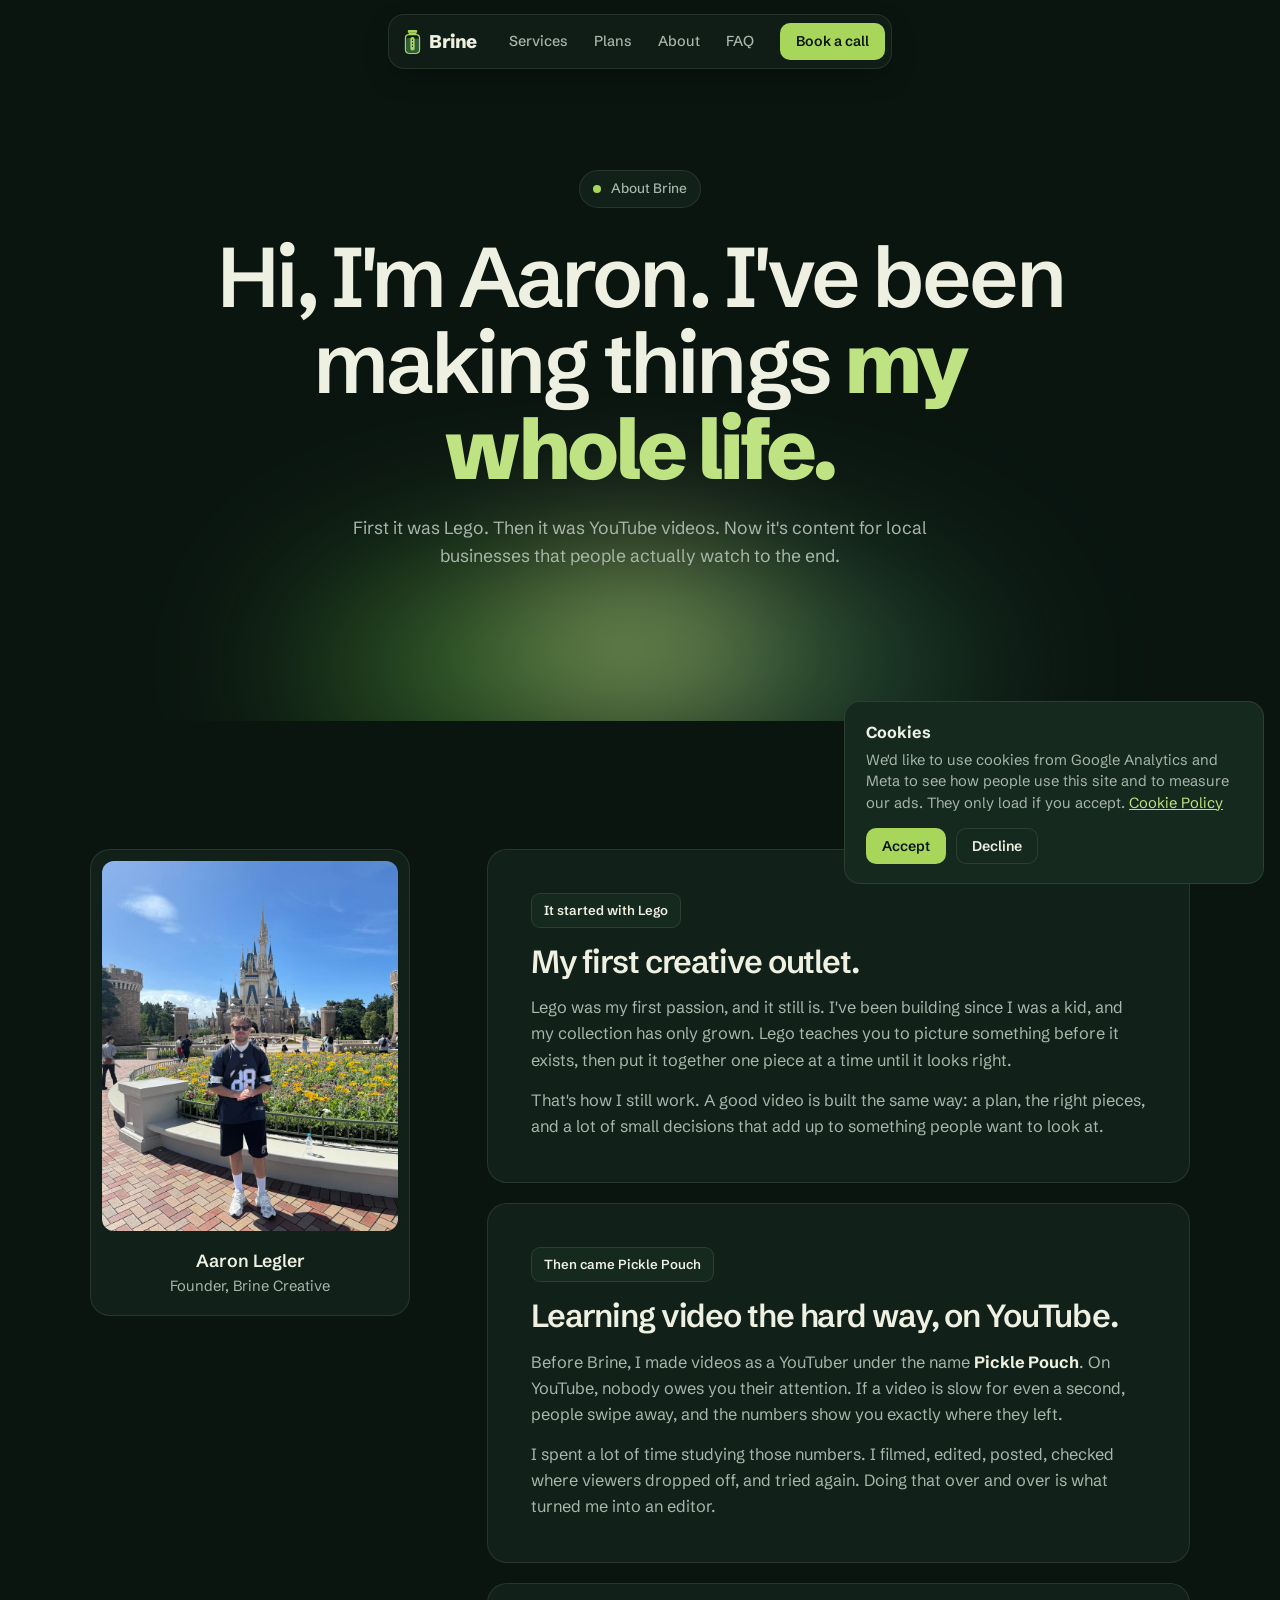
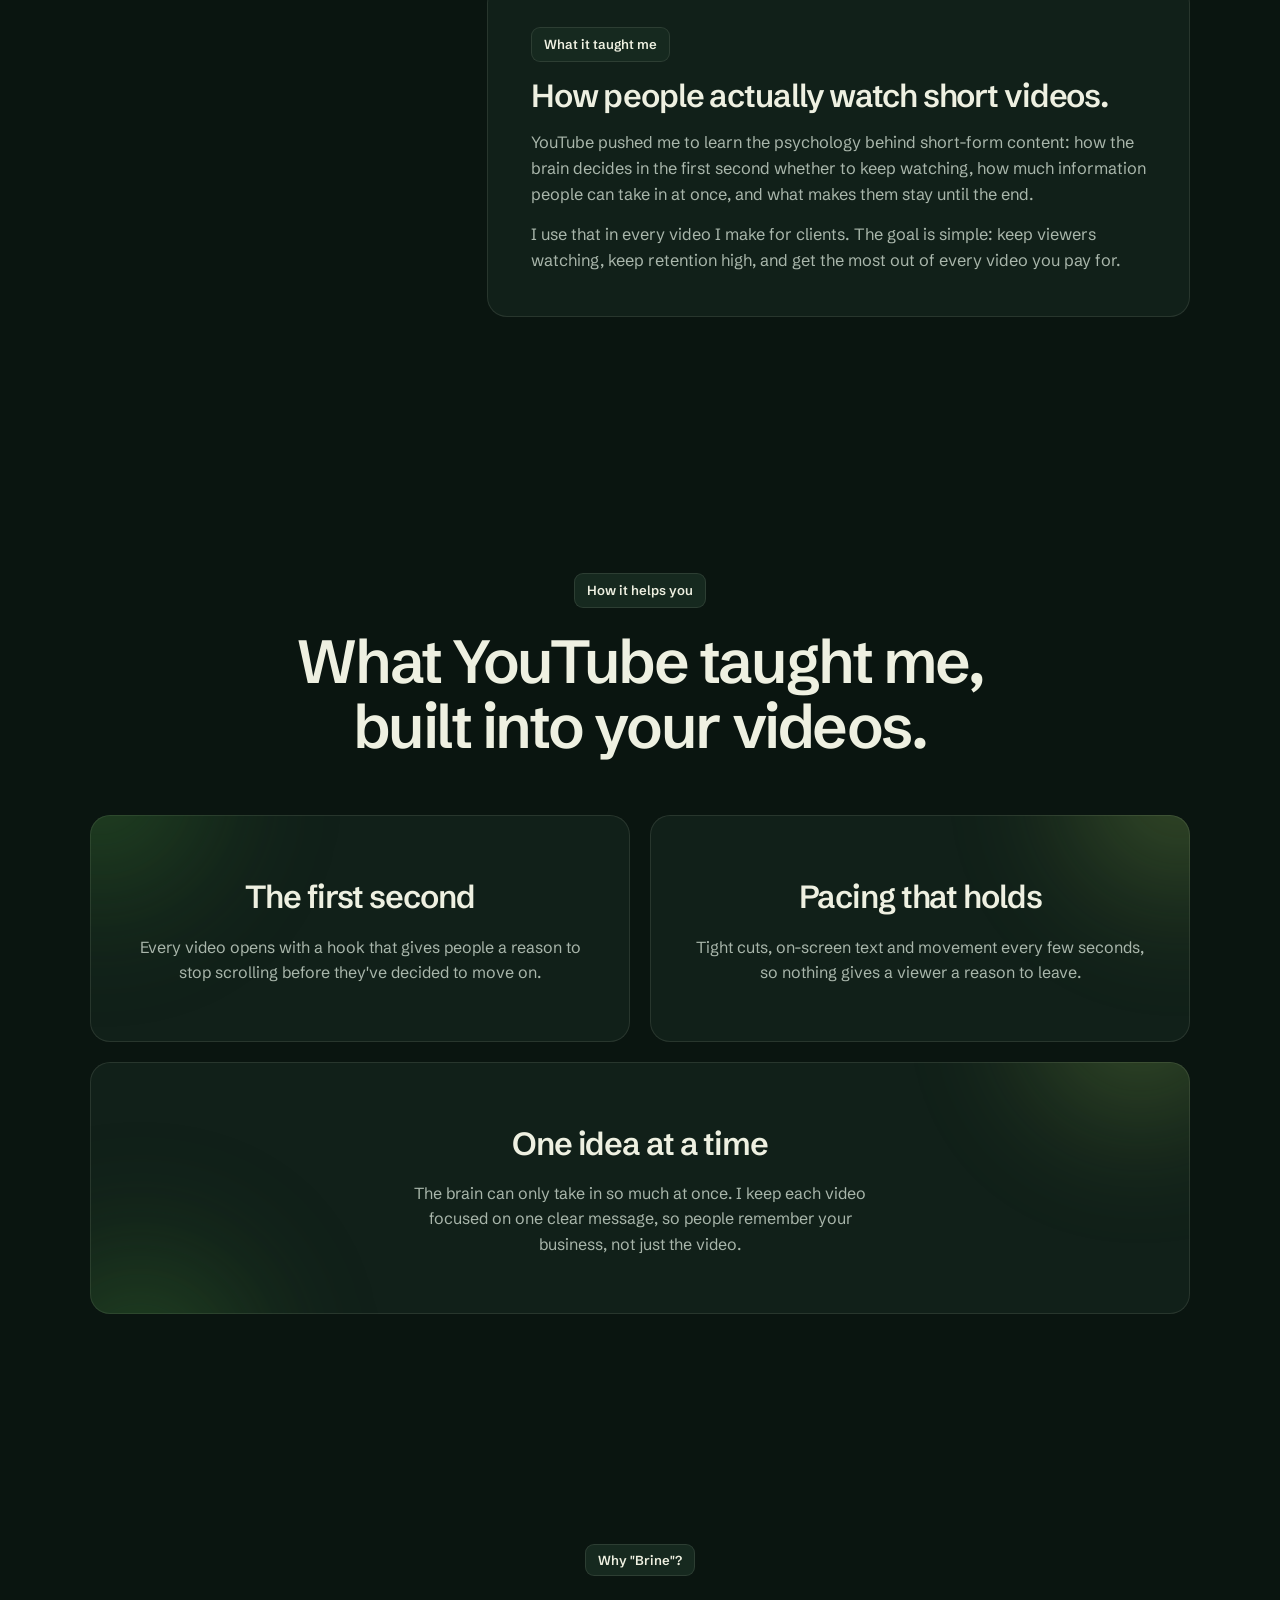
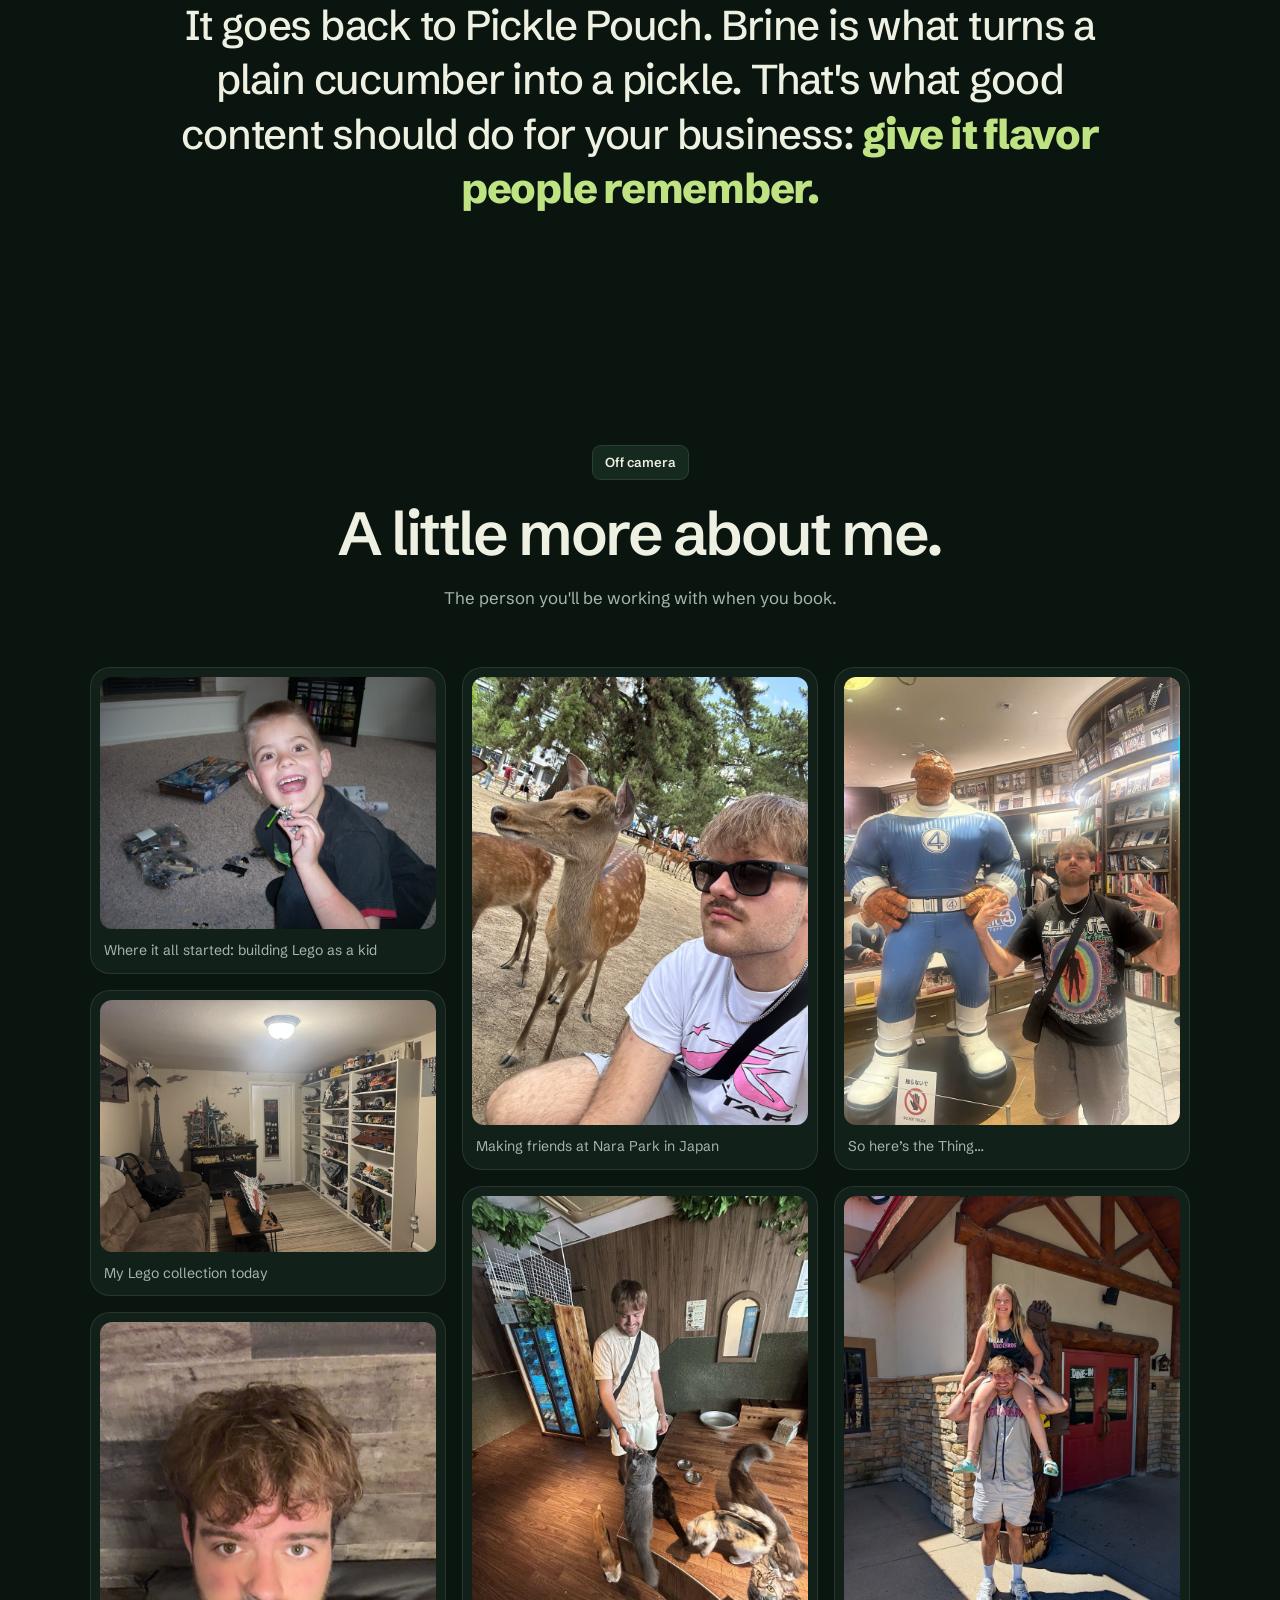
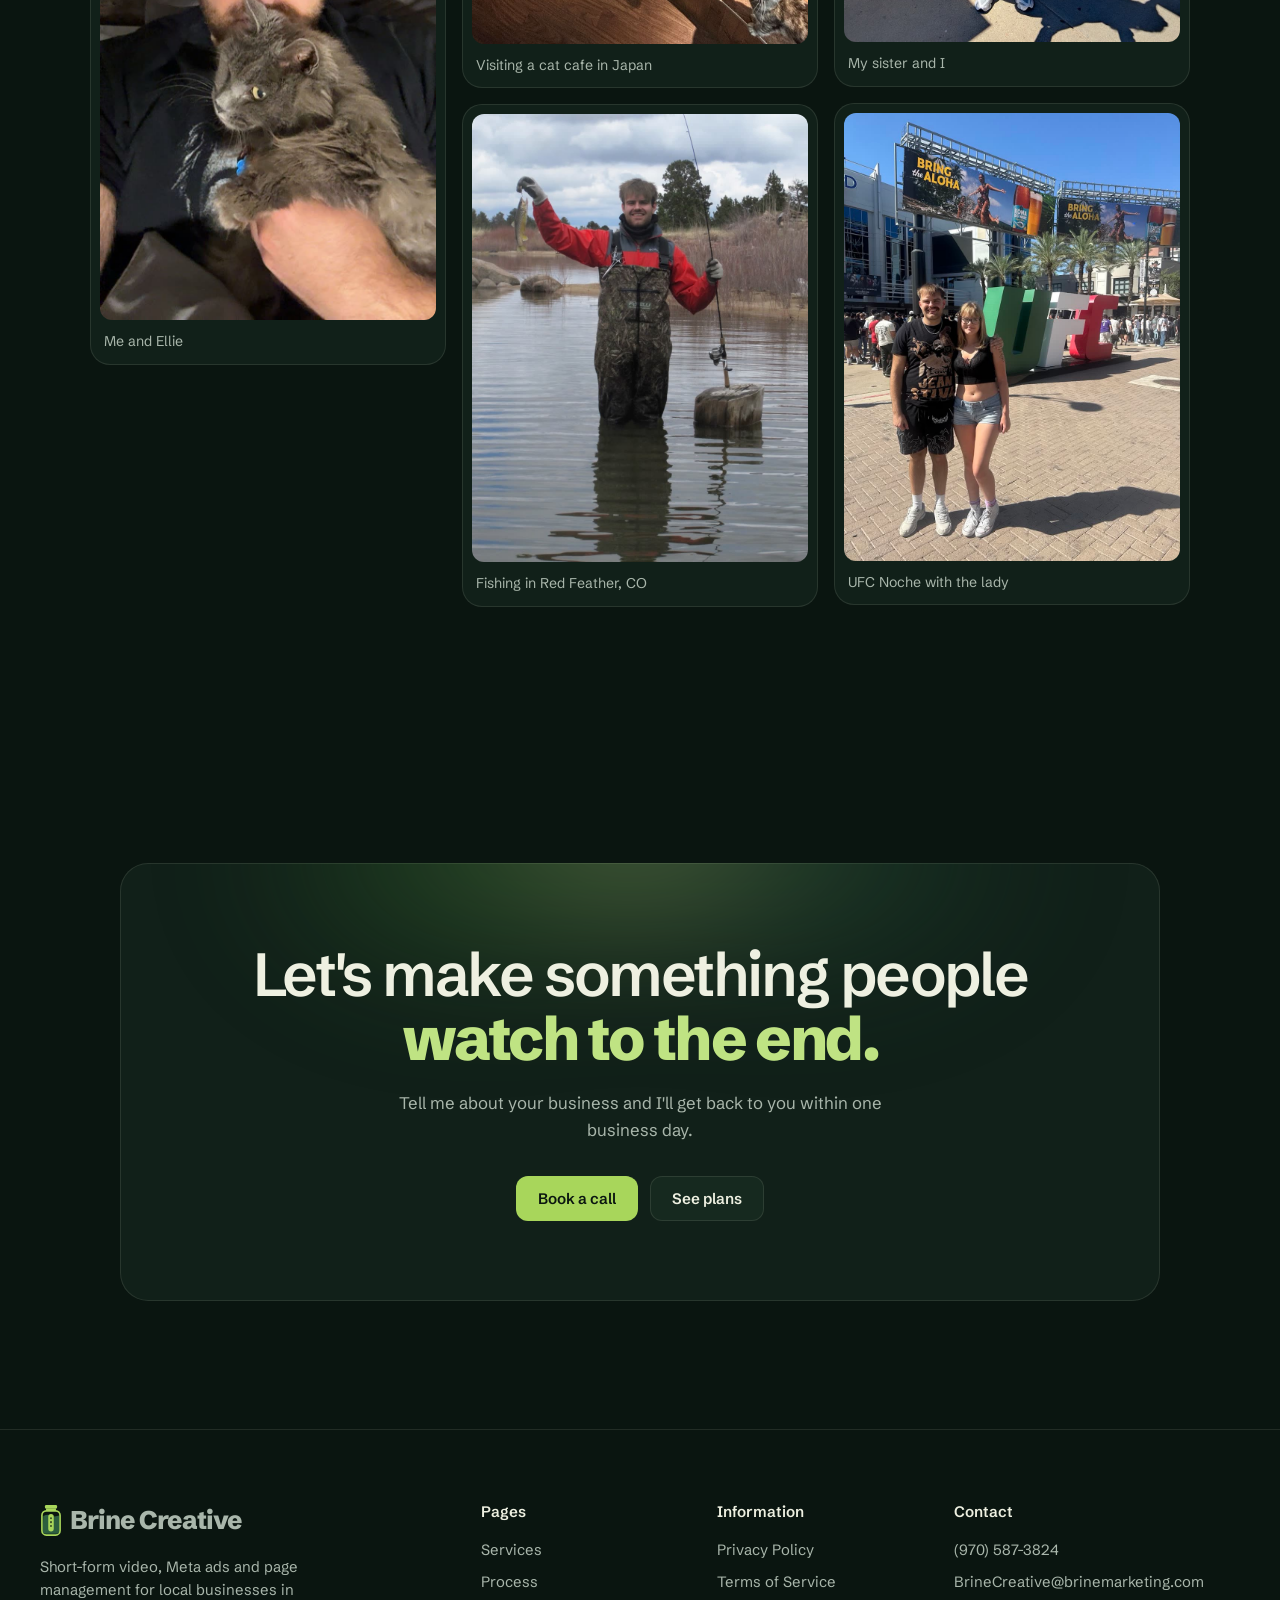
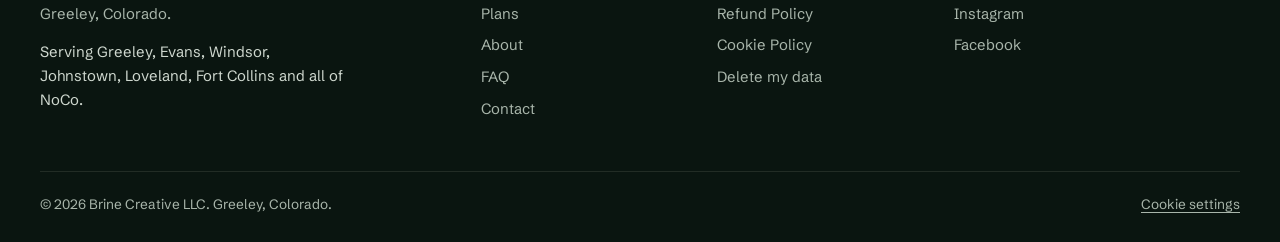
<file: about.html>
<!DOCTYPE html>
<html lang="en">
<head>
<meta charset="UTF-8">
<meta property="og:site_name" content="Brine Creative">
<meta name="viewport" content="width=device-width, initial-scale=1">
<title>About Aaron | Brine Creative</title>
<meta name="description" content="Meet Aaron Legler, the founder of Brine Creative. From building Lego as a kid to growing the Pickle Pouch YouTube channel, here is how Aaron learned to make videos people watch all the way through.">
<link rel="canonical" href="https://brinemarketing.com/about.html">
<meta property="og:url" content="https://brinemarketing.com/about.html">
<meta property="og:title" content="About Aaron | Brine Creative">
<meta property="og:description" content="From Lego to the Pickle Pouch YouTube channel to Brine Creative.">
<meta property="og:type" content="website">
<meta property="og:image" content="https://brinemarketing.com/assets/logo-square.png">
<meta name="theme-color" content="#0a1510">
<link rel="icon" href="data:image/svg+xml,<svg xmlns='http://www.w3.org/2000/svg' viewBox='0 0 40 56'><rect x='9' y='0' width='22' height='6' rx='2' fill='%2311241b'/><path d='M6 20 Q14 16 20 19 T35 19 V47 a5 5 0 0 1-5 5 H10 a5 5 0 0 1-5-5 Z' fill='%23a8d65b'/><rect x='3.5' y='10.5' width='33' height='44' rx='8' fill='none' stroke='%2311241b' stroke-width='3'/><rect x='15' y='16' width='10' height='32' rx='5' fill='%2311241b'/></svg>">
<link rel="apple-touch-icon" href="assets/logo-square.png">
<link rel="preload" href="assets/fonts/schibsted-grotesk-latin.woff2" as="font" type="font/woff2" crossorigin>
<link rel="stylesheet" href="home.css?v=24">
</head>
<body>
<a class="skip" href="#main">Skip to content</a>

<svg width="0" height="0" style="position:absolute" aria-hidden="true" focusable="false">
  <symbol id="jar" viewBox="0 0 40 56">
    <rect x="9" y="0" width="22" height="6.5" rx="2" fill="currentColor"/>
    <rect x="11" y="6.5" width="18" height="3" fill="currentColor"/>
    <path d="M6 20 Q14 16 20 19 T35 19 V47 a5 5 0 0 1-5 5 H10 a5 5 0 0 1-5-5 Z" fill="var(--jar-liquid,#2d5e3e)"/>
    <rect x="3.5" y="10.5" width="33" height="44" rx="8" fill="none" stroke="currentColor" stroke-width="3"/>
    <rect x="15" y="16" width="10" height="32" rx="5" fill="currentColor"/>
    <ellipse cx="20" cy="24" rx="1.3" ry="1.9" fill="var(--jar-ground,#0a1510)"/>
    <ellipse cx="20" cy="31" rx="1.3" ry="1.9" fill="var(--jar-ground,#0a1510)"/>
    <ellipse cx="20" cy="38" rx="1.3" ry="1.9" fill="var(--jar-ground,#0a1510)"/>
  </symbol>
  <symbol id="plus" viewBox="0 0 24 24"><path d="M12 5v14M5 12h14" fill="none" stroke="currentColor" stroke-width="2" stroke-linecap="round"/></symbol>
  <symbol id="arrow" viewBox="0 0 24 24"><path d="M5 12h14M13 6l6 6-6 6" fill="none" stroke="currentColor" stroke-width="2" stroke-linecap="round" stroke-linejoin="round"/></symbol>
  <symbol id="check" viewBox="0 0 24 24"><path d="M5 12.5l4.5 4.5L19 7.5" fill="none" stroke="currentColor" stroke-width="2.2" stroke-linecap="round" stroke-linejoin="round"/></symbol>
  <symbol id="x" viewBox="0 0 24 24"><path d="M7 7l10 10M17 7L7 17" fill="none" stroke="currentColor" stroke-width="2" stroke-linecap="round"/></symbol>
  <symbol id="play" viewBox="0 0 24 24"><path d="M8 5.5v13l11-6.5z" fill="currentColor"/></symbol>
  <symbol id="i-phone" viewBox="0 0 24 24"><g fill="none" stroke="currentColor" stroke-width="1.7" stroke-linecap="round" stroke-linejoin="round"><path d="M5 4h11l-1.5 2.5L16 9H5z"/><path d="M5 4v16"/><path d="M8 13c2-1.5 4 1.5 6 0s4 1.5 5 0"/></g></symbol>
  <symbol id="i-pen" viewBox="0 0 24 24"><g fill="none" stroke="currentColor" stroke-width="1.7" stroke-linecap="round" stroke-linejoin="round"><path d="M4 20l4-1 11-11-3-3L5 16z"/><path d="M14 7l3 3"/></g></symbol>
  <symbol id="i-cam" viewBox="0 0 24 24"><g fill="none" stroke="currentColor" stroke-width="1.7" stroke-linejoin="round"><rect x="3" y="7" width="13" height="10" rx="2"/><path d="M16 11l5-3v8l-5-3z"/></g></symbol>
  <symbol id="i-rocket" viewBox="0 0 24 24"><g fill="none" stroke="currentColor" stroke-width="1.7" stroke-linecap="round" stroke-linejoin="round"><path d="M12 3c4 2 6 6 5 11l-2 3H9l-2-3C6 9 8 5 12 3z"/><circle cx="12" cy="10" r="2"/><path d="M9 17l-2 4M15 17l2 4"/></g></symbol>
</svg>

<header class="top">
  <nav class="pill" aria-label="Main">
    <a class="brand" href="index.html" aria-label="Brine Creative, home"><svg aria-hidden="true"><use href="#jar"/></svg><span aria-hidden="true">Brine</span></a>
    <div class="links" id="site-nav">
      <a href="index.html#services">Services</a>
      <a href="index.html#plans">Plans</a>
      <a href="about.html" aria-current="page">About</a>
      <a href="index.html#faq">FAQ</a>
    </div>
    <a class="btn btn-lime btn-sm" href="index.html#contact">Book a call</a>
    <button class="menu-btn" type="button" aria-expanded="false" aria-controls="site-nav">Menu</button>
  </nav>
</header>

<main id="main">

  <!-- INTRO -->
  <section class="hero hero-short" aria-labelledby="about-title">
    <p class="badge"><span class="dot"></span>About Brine</p>
    <h1 id="about-title">Hi, I'm Aaron. I've been making things <strong class="hl">my whole life.</strong></h1>
    <p class="lead">First it was Lego. Then it was YouTube videos. Now it's content for local businesses that people actually watch to the end.</p>
    <div class="glow" aria-hidden="true"></div>
  </section>

  <!-- STORY -->
  <section class="sec story-sec" aria-labelledby="story-title">
    <div class="story">
      <figure class="founder story-photo">
        <img src="assets/team/aaron.jpg?v=2" alt="Aaron Legler, founder of Brine Creative" width="800" height="1000" loading="lazy">
        <figcaption><b>Aaron Legler</b>Founder, Brine Creative</figcaption>
      </figure>

      <div class="chapters">
        <h2 id="story-title" class="sr-only">My story</h2>

        <article class="chapter">
          <p class="tag">It started with Lego</p>
          <h3>My first creative outlet.</h3>
          <p>Lego was my first passion, and it still is. I've been building since I was a kid, and my collection has only grown. Lego teaches you to picture something before it exists, then put it together one piece at a time until it looks right.</p>
          <p>That's how I still work. A good video is built the same way: a plan, the right pieces, and a lot of small decisions that add up to something people want to look at.</p>
        </article>

        <article class="chapter">
          <p class="tag">Then came Pickle Pouch</p>
          <h3>Learning video the hard way, on YouTube.</h3>
          <p>Before Brine, I made videos as a YouTuber under the name <b>Pickle Pouch</b>. On YouTube, nobody owes you their attention. If a video is slow for even a second, people swipe away, and the numbers show you exactly where they left.</p>
          <p>I spent a lot of time studying those numbers. I filmed, edited, posted, checked where viewers dropped off, and tried again. Doing that over and over is what turned me into an editor.</p>
        </article>

        <article class="chapter">
          <p class="tag">What it taught me</p>
          <h3>How people actually watch short videos.</h3>
          <p>YouTube pushed me to learn the psychology behind short-form content: how the brain decides in the first second whether to keep watching, how much information people can take in at once, and what makes them stay until the end.</p>
          <p>I use that in every video I make for clients. The goal is simple: keep viewers watching, keep retention high, and get the most out of every video you pay for.</p>
        </article>
      </div>
    </div>
  </section>

  <!-- WHAT IT MEANS FOR CLIENTS -->
  <section class="sec" aria-labelledby="lessons-title">
    <div class="head">
      <p class="tag">How it helps you</p>
      <h2 id="lessons-title">What YouTube taught me, built into your videos.</h2>
    </div>
    <div class="svc lessons">
      <article class="card g-tl">
        <h3>The first second</h3>
        <p>Every video opens with a hook that gives people a reason to stop scrolling before they've decided to move on.</p>
      </article>
      <article class="card g-tr">
        <h3>Pacing that holds</h3>
        <p>Tight cuts, on-screen text and movement every few seconds, so nothing gives a viewer a reason to leave.</p>
      </article>
      <article class="card wide g-bl">
        <h3>One idea at a time</h3>
        <p>The brain can only take in so much at once. I keep each video focused on one clear message, so people remember your business, not just the video.</p>
      </article>
    </div>
  </section>

  <!-- WHY BRINE -->
  <section class="statement" aria-labelledby="why-brine-title">
    <p class="tag" id="why-brine-title">Why "Brine"?</p>
    <p>It goes back to Pickle Pouch. Brine is what turns a plain cucumber into a pickle. That's what good content should do for your business: <strong class="hl">give it flavor people remember.</strong></p>
  </section>

  <!-- OFF CAMERA -->
  <section class="sec" aria-labelledby="life-title">
    <div class="head">
      <p class="tag">Off camera</p>
      <h2 id="life-title">A little more about me.</h2>
      <p>The person you'll be working with when you book.</p>
    </div>
    <!-- To add a photo, copy one figure below, point src at assets/about/your-photo.jpg, and update the alt text and caption. -->
    <div class="life">
      <figure class="life-item"><img src="assets/about/lego-kid.jpg" alt="Aaron as a kid, grinning and holding a Lego minifigure next to an open Lego set" width="1000" height="750" loading="lazy"><figcaption>Where it all started: building Lego as a kid</figcaption></figure>
      <figure class="life-item"><img src="assets/about/lego-collection.jpg" alt="A room with shelves full of built Lego sets" width="1000" height="750" loading="lazy"><figcaption>My Lego collection today</figcaption></figure>
      <figure class="life-item"><img src="assets/about/cat-selfie.jpg" alt="Aaron holding his gray cat, Ellie" width="715" height="1272" loading="lazy"><figcaption>Me and Ellie</figcaption></figure>
      <figure class="life-item"><img src="assets/about/aaron-deer.jpg" alt="Aaron taking a selfie next to a deer at Nara Park in Japan" width="900" height="1200" loading="lazy"><figcaption>Making friends at Nara Park in Japan</figcaption></figure>
      <figure class="life-item"><img src="assets/about/cat-cafe.jpg" alt="Aaron feeding a group of cats at a cat cafe in Japan" width="900" height="1200" loading="lazy"><figcaption>Visiting a cat cafe in Japan</figcaption></figure>
      <figure class="life-item"><img src="assets/about/fishing.jpg" alt="Aaron standing in a lake in Red Feather, Colorado, holding up a fish he caught" width="900" height="1200" loading="lazy"><figcaption>Fishing in Red Feather, CO</figcaption></figure>
      <figure class="life-item"><img src="assets/about/thing-statue.jpg" alt="Aaron posing next to a statue of the Thing in a bookstore" width="900" height="1200" loading="lazy"><figcaption>So here&rsquo;s the Thing&hellip;</figcaption></figure>
      <figure class="life-item"><img src="assets/about/shoulders.jpg" alt="Aaron giving his sister a shoulder ride outside a restaurant" width="900" height="1196" loading="lazy"><figcaption>My sister and I</figcaption></figure>
      <figure class="life-item"><img src="assets/about/ufc.jpg" alt="Aaron and his girlfriend in front of a giant UFC sign at UFC Noche" width="900" height="1200" loading="lazy"><figcaption>UFC Noche with the lady</figcaption></figure>
    </div>
  </section>

  <!-- CTA -->
  <section class="sec" aria-labelledby="about-cta-title">
    <div class="cta-box">
      <div class="glow small" aria-hidden="true"></div>
      <h2 id="about-cta-title">Let's make something people <strong class="hl">watch to the end.</strong></h2>
      <p>Tell me about your business and I'll get back to you within one business day.</p>
      <div class="cta-row">
        <a class="btn btn-lime" href="index.html#contact">Book a call</a>
        <a class="btn btn-dark" href="index.html#plans">See plans</a>
      </div>
    </div>
  </section>

</main>

<footer class="foot">
  <div class="foot-grid">
    <div class="foot-id">
      <a class="brand big" href="index.html" aria-label="Brine Creative, home"><svg aria-hidden="true"><use href="#jar"/></svg><span aria-hidden="true">Brine Creative</span></a>
      <p>Short-form video, Meta ads and page management for local businesses in Greeley, Colorado.</p>
      <p class="area">Serving Greeley, Evans, Windsor, Johnstown, Loveland, Fort Collins and all of NoCo.</p>
    </div>
    <div>
      <h3>Pages</h3>
      <a href="index.html#services">Services</a><a href="index.html#process">Process</a><a href="index.html#plans">Plans</a><a href="about.html">About</a><a href="index.html#faq">FAQ</a><a href="index.html#contact">Contact</a>
    </div>
    <div>
      <h3>Information</h3>
      <a href="privacy.html">Privacy Policy</a><a href="terms.html">Terms of Service</a><a href="refunds.html">Refund Policy</a><a href="cookies.html">Cookie Policy</a><a href="privacy.html#delete">Delete my data</a>
    </div>
    <div>
      <h3>Contact</h3>
      <a href="tel:+19705873824">(970) 587-3824</a><a href="mailto:BrineCreative@brinemarketing.com">BrineCreative@brinemarketing.com</a><a href="https://www.instagram.com/brinemarketing" rel="noopener">Instagram</a><a href="https://www.facebook.com/share/1FNeeoioZK/" rel="noopener">Facebook</a>
    </div>
  </div>
  <div class="foot-base">
    <span>&copy; 2026 Brine Creative LLC. Greeley, Colorado.</span>
    <button class="linkbtn" type="button" data-open-notice>Cookie settings</button>
  </div>
</footer>

<aside class="notice" id="cookie-notice" aria-labelledby="notice-title" hidden>
  <h2 id="notice-title">Cookies</h2>
  <p>We'd like to use cookies from Google Analytics and Meta to see how people use this site and to measure our ads. They only load if you accept. <a href="cookies.html">Cookie Policy</a></p>
  <div class="row"><button class="btn btn-lime btn-sm" type="button" data-consent="granted">Accept</button><button class="btn btn-dark btn-sm" type="button" data-consent="denied">Decline</button></div>
</aside>

<script src="site.js?v=10"></script>
<script src="home.js?v=13"></script>
</body>
</html>
</file>
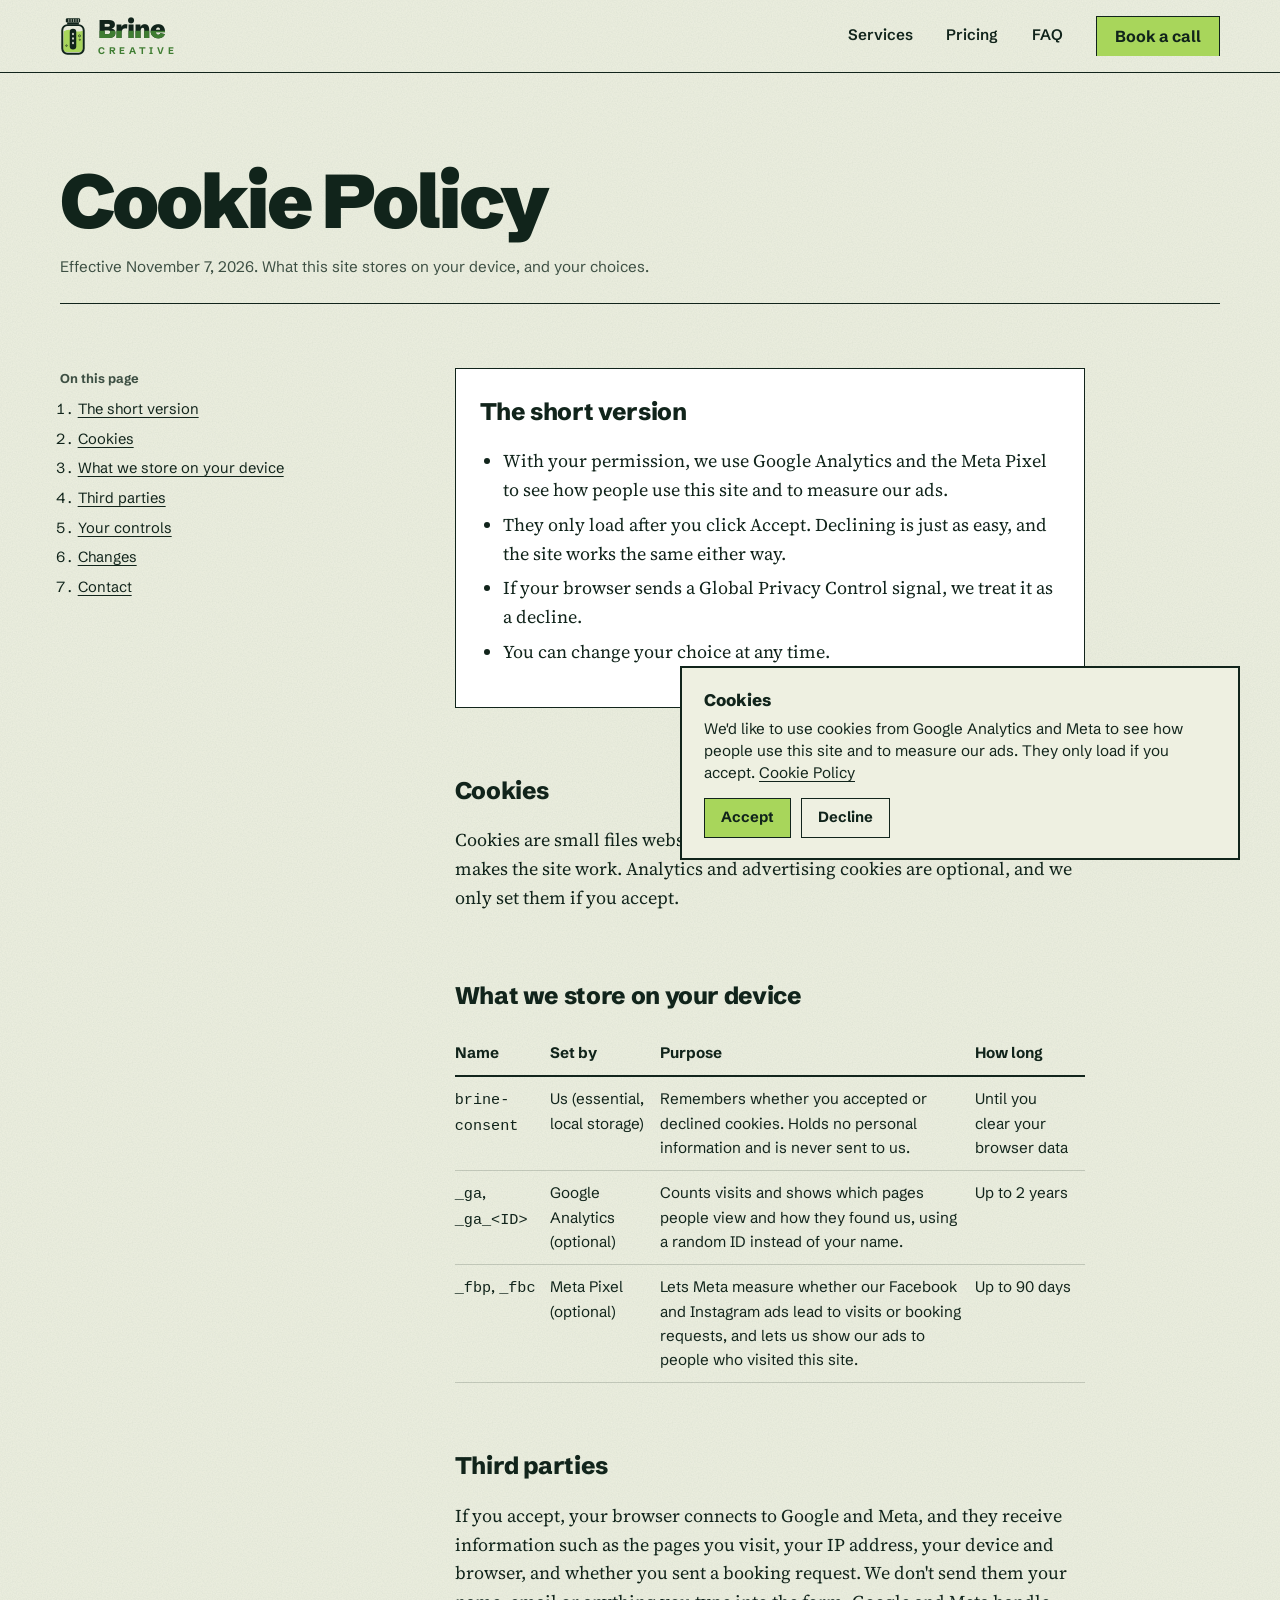
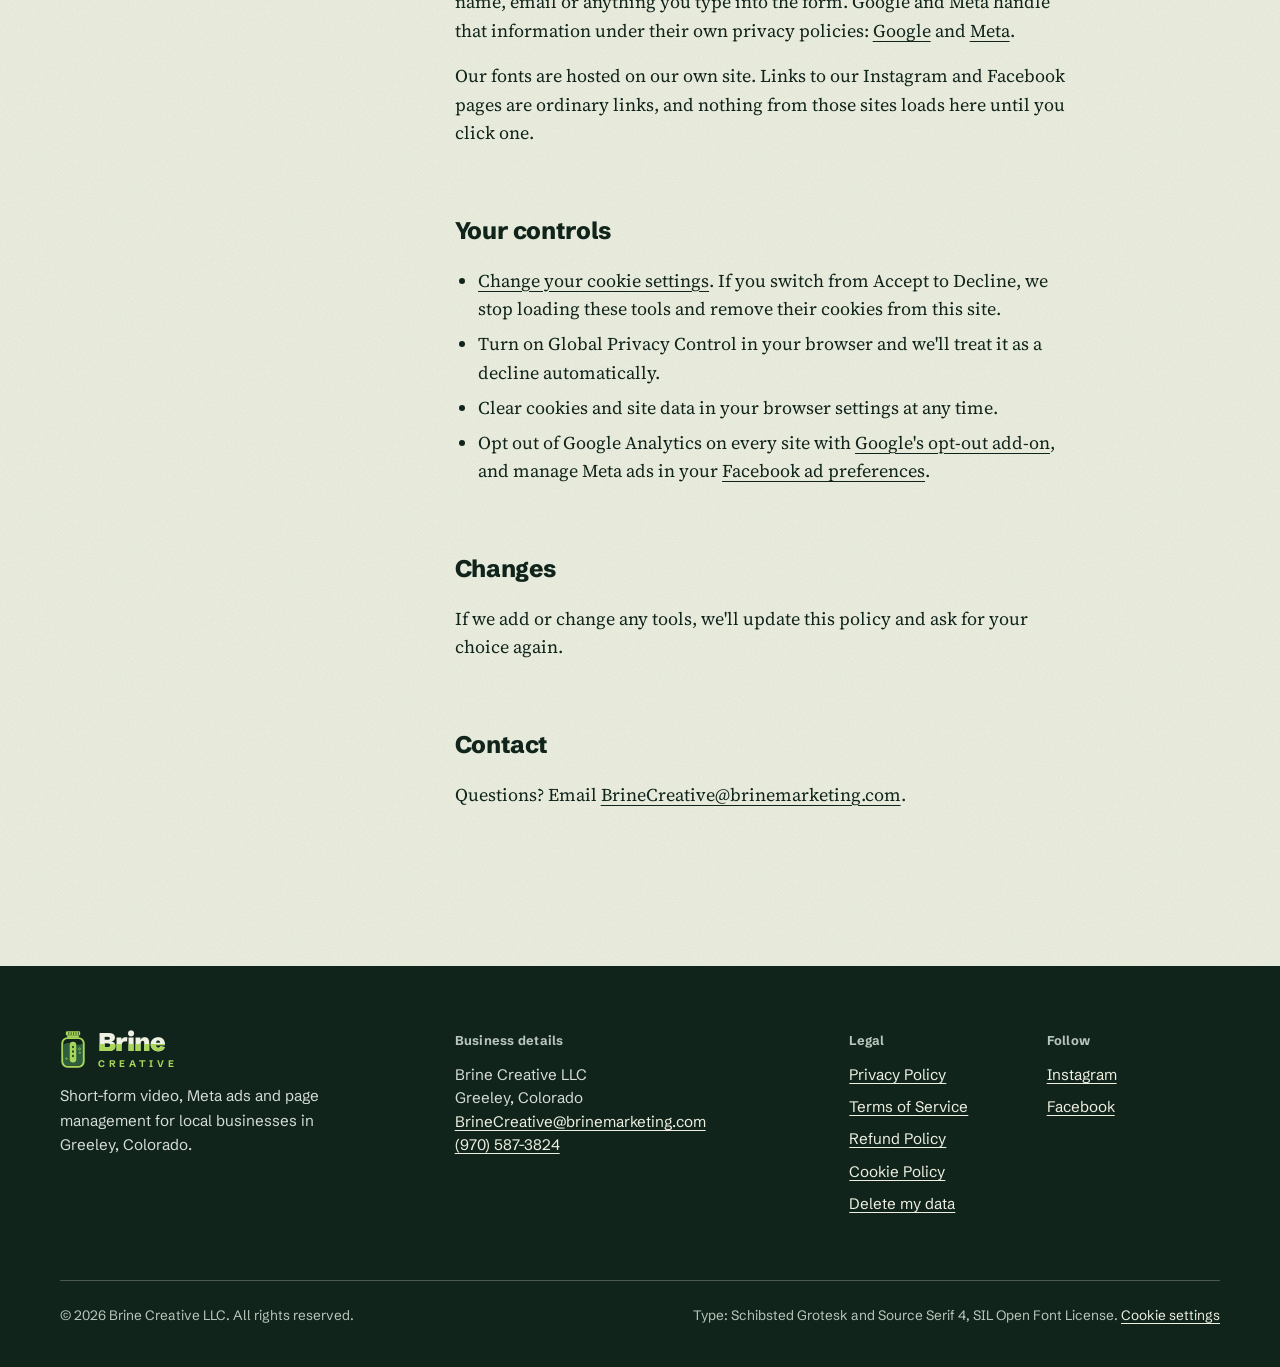
<file: cookies.html>
<!DOCTYPE html>
<html lang="en">
<head>
<meta charset="UTF-8">
<meta property="og:site_name" content="Brine Creative">
<meta name="viewport" content="width=device-width, initial-scale=1">
<title>Cookie Policy | Brine Creative</title>
<link rel="canonical" href="https://brinemarketing.com/cookies.html">
<meta name="description" content="Which cookies Brine Creative's website uses, why, and how to turn them off.">
<meta name="theme-color" content="#f6f7f2">
<link rel="icon" href="data:image/svg+xml,<svg xmlns='http://www.w3.org/2000/svg' viewBox='0 0 40 56'>
<link rel="preload" href="assets/fonts/schibsted-grotesk-latin.woff2" as="font" type="font/woff2" crossorigin>
<link rel="stylesheet" href="styles.css?v=4">
</head>
<body>
<a class="skip" href="#main">Skip to content</a>
<svg width="0" height="0" style="position:absolute" aria-hidden="true" focusable="false">
  <symbol id="jar" viewBox="0 0 40 56">
    <rect x="9" y="0" width="22" height="6.5" rx="2" fill="currentColor"/>
    <path d="M13.5 1.6v3.4M17.2 1.6v3.4M20.9 1.6v3.4M24.6 1.6v3.4M28.3 1.6v3.4" stroke="var(--jar-ground,#f6f7f2)" stroke-width="1" stroke-linecap="round"/>
    <rect x="11" y="6.5" width="18" height="3" fill="currentColor"/>
    <path d="M6 20 Q14 16 20 19 T35 19 V47 a5 5 0 0 1-5 5 H10 a5 5 0 0 1-5-5 Z" fill="var(--jar-liquid,#a8d65b)"/>
    <rect x="3.5" y="10.5" width="33" height="44" rx="8" fill="none" stroke="currentColor" stroke-width="3"/>
    <rect x="15" y="16" width="10" height="32" rx="5" fill="currentColor"/>
    <ellipse cx="20" cy="24" rx="1.3" ry="1.9" fill="var(--jar-ground,#f6f7f2)"/>
    <ellipse cx="20" cy="31" rx="1.3" ry="1.9" fill="var(--jar-ground,#f6f7f2)"/>
    <ellipse cx="20" cy="38" rx="1.3" ry="1.9" fill="var(--jar-ground,#f6f7f2)"/>
    <circle cx="30" cy="27" r="1.6" fill="none" stroke="currentColor" stroke-width="1"/>
    <circle cx="30.5" cy="33" r="1" fill="none" stroke="currentColor" stroke-width="1"/>
    <circle cx="10" cy="42" r="1.2" fill="none" stroke="currentColor" stroke-width="1"/>
  </symbol>
  <symbol id="plus" viewBox="0 0 24 24"><path d="M12 4v16M4 12h16" fill="none" stroke="currentColor" stroke-width="2" stroke-linecap="round"/></symbol>
  <symbol id="arrow" viewBox="0 0 24 24"><path d="M5 12h14M13 6l6 6-6 6" fill="none" stroke="currentColor" stroke-width="2" stroke-linecap="round" stroke-linejoin="round"/></symbol>
</svg>

<header class="masthead">
  <div class="wrap">
    <a class="brand" href="index.html" aria-label="Brine Creative, home">
      <svg aria-hidden="true"><use href="#jar"/></svg>
      <span class="brand-word" aria-hidden="true"><b class="split" data-w="Brine">Brine</b><small>CREATIVE</small></span>
    </a>
    <button class="menu-btn" type="button" aria-expanded="false" aria-controls="site-nav">Menu</button>
    <nav class="nav" id="site-nav" aria-label="Main">
      <a href="index.html#services">Services</a>
      <a href="index.html#pricing">Pricing</a>
      <a href="index.html#faq">FAQ</a>
      <a class="btn btn-primary" href="index.html#contact">Book a call</a>
    </nav>
  </div>
</header>

<main id="main" class="doc">
  <div class="wrap doc-grid">
    <div class="doc-head">
      <h1>Cookie Policy</h1>
      <p>Effective November 7, 2026. What this site stores on your device, and your choices.</p>
    </div>
    <nav class="toc" aria-label="On this page">
      <h2>On this page</h2>
      <ol>
<li><a href="#summary">The short version</a></li>
<li><a href="#cookies">Cookies</a></li>
<li><a href="#storage">What we store on your device</a></li>
<li><a href="#third">Third parties</a></li>
<li><a href="#control">Your controls</a></li>
<li><a href="#changes">Changes</a></li>
<li><a href="#contact">Contact</a></li>
      </ol>
    </nav>
    <article class="prose">

<section class="summary" id="summary" aria-labelledby="summary-h">
<h2 id="summary-h">The short version</h2>
<ul>
<li>With your permission, we use Google Analytics and the Meta Pixel to see how people use this site and to measure our ads.</li>
<li>They only load after you click Accept. Declining is just as easy, and the site works the same either way.</li>
<li>If your browser sends a Global Privacy Control signal, we treat it as a decline.</li>
<li>You can change your choice at any time.</li>
</ul>
</section>

<h2 id="cookies">Cookies</h2>
<p>Cookies are small files websites save in your browser. Essential storage makes the site work. Analytics and advertising cookies are optional, and we only set them if you accept.</p>

<h2 id="storage">What we store on your device</h2>
<table>
<thead><tr><th scope="col">Name</th><th scope="col">Set by</th><th scope="col">Purpose</th><th scope="col">How long</th></tr></thead>
<tbody>
<tr><td><code>brine-consent</code></td><td>Us (essential, local storage)</td><td>Remembers whether you accepted or declined cookies. Holds no personal information and is never sent to us.</td><td>Until you clear your browser data</td></tr>
<tr><td><code>_ga</code>, <code>_ga_&lt;ID&gt;</code></td><td>Google Analytics (optional)</td><td>Counts visits and shows which pages people view and how they found us, using a random ID instead of your name.</td><td>Up to 2 years</td></tr>
<tr><td><code>_fbp</code>, <code>_fbc</code></td><td>Meta Pixel (optional)</td><td>Lets Meta measure whether our Facebook and Instagram ads lead to visits or booking requests, and lets us show our ads to people who visited this site.</td><td>Up to 90 days</td></tr>
</tbody>
</table>

<h2 id="third">Third parties</h2>
<p>If you accept, your browser connects to Google and Meta, and they receive information such as the pages you visit, your IP address, your device and browser, and whether you sent a booking request. We don't send them your name, email or anything you type into the form. Google and Meta handle that information under their own privacy policies: <a href="https://policies.google.com/privacy" rel="noopener">Google</a> and <a href="https://www.facebook.com/privacy/policy/" rel="noopener">Meta</a>.</p>
<p>Our fonts are hosted on our own site. Links to our Instagram and Facebook pages are ordinary links, and nothing from those sites loads here until you click one.</p>

<h2 id="control">Your controls</h2>
<ul>
<li><button class="linkbtn" type="button" data-open-notice style="color:inherit">Change your cookie settings</button>. If you switch from Accept to Decline, we stop loading these tools and remove their cookies from this site.</li>
<li>Turn on Global Privacy Control in your browser and we'll treat it as a decline automatically.</li>
<li>Clear cookies and site data in your browser settings at any time.</li>
<li>Opt out of Google Analytics on every site with <a href="https://tools.google.com/dlpage/gaoptout" rel="noopener">Google's opt-out add-on</a>, and manage Meta ads in your <a href="https://www.facebook.com/adpreferences" rel="noopener">Facebook ad preferences</a>.</li>
</ul>

<h2 id="changes">Changes</h2>
<p>If we add or change any tools, we'll update this policy and ask for your choice again.</p>

<h2 id="contact">Contact</h2>
<p>Questions? Email <a href="mailto:BrineCreative@brinemarketing.com">BrineCreative@brinemarketing.com</a>.</p>

    </article>
  </div>
</main>

<footer class="foot">
  <div class="wrap">
    <div class="foot-grid">
      <div class="foot-id">
        <a class="brand" href="index.html" aria-label="Brine Creative, home">
          <svg aria-hidden="true"><use href="#jar"/></svg>
          <span class="brand-word" aria-hidden="true"><b class="split" data-w="Brine">Brine</b><small>CREATIVE</small></span>
        </a>
        <p>Short-form video, Meta ads and page management for local businesses in Greeley, Colorado.</p>
      </div>
      <div class="foot-col wide">
        <h2>Business details</h2>
        <address>
          Brine Creative LLC<br>
          Greeley, Colorado<br>
          <a href="mailto:BrineCreative@brinemarketing.com">BrineCreative@brinemarketing.com</a><br>
          <a href="tel:+19705873824">(970) 587-3824</a>
        </address>
      </div>
      <div class="foot-col">
        <h2>Legal</h2>
        <ul>
          <li><a href="privacy.html">Privacy Policy</a></li>
          <li><a href="terms.html">Terms of Service</a></li>
          <li><a href="refunds.html">Refund Policy</a></li>
          <li><a href="cookies.html" aria-current="page">Cookie Policy</a></li>
          <li><a href="privacy.html#delete">Delete my data</a></li>
        </ul>
      </div>
      <div class="foot-col">
        <h2>Follow</h2>
        <ul>
          <li><a href="https://www.instagram.com/brinemarketing" rel="noopener">Instagram</a></li>
          <li><a href="https://www.facebook.com/share/1FNeeoioZK/" rel="noopener">Facebook</a></li>
        </ul>
      </div>
    </div>
    <div class="foot-base">
      <span>&copy; 2026 Brine Creative LLC. All rights reserved.</span>
      <span>Type: Schibsted Grotesk and Source Serif 4, SIL Open Font License. <button class="linkbtn" type="button" data-open-notice>Cookie settings</button></span>
    </div>
  </div>
</footer>

<aside class="notice" id="cookie-notice" aria-labelledby="notice-title" hidden>
  <h2 id="notice-title">Cookies</h2>
  <p>We'd like to use cookies from Google Analytics and Meta to see how people use this site and to measure our ads. They only load if you accept. <a href="cookies.html">Cookie Policy</a></p>
  <div class="row"><button class="btn btn-primary" type="button" data-consent="granted">Accept</button><button class="btn btn-plain" type="button" data-consent="denied">Decline</button></div>
</aside>

<script src="site.js?v=10"></script>
</body>
</html>
</file>
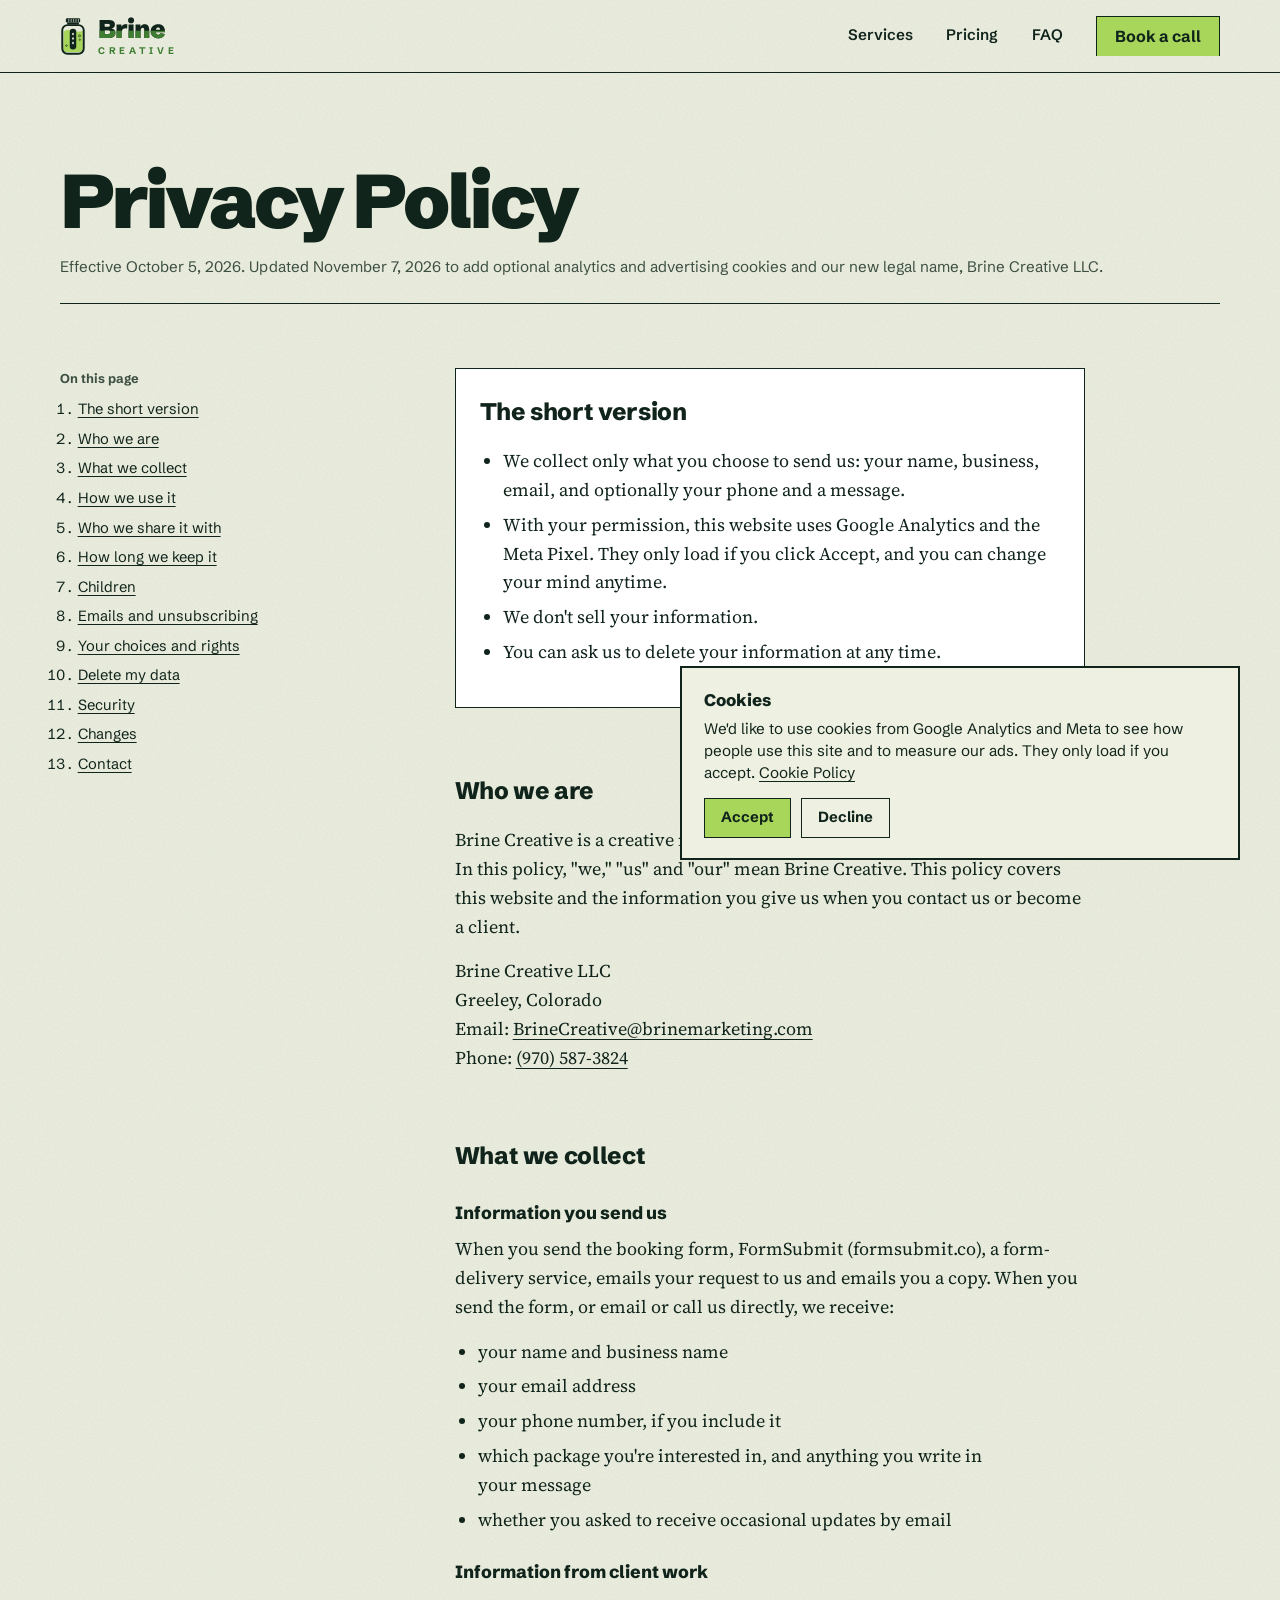
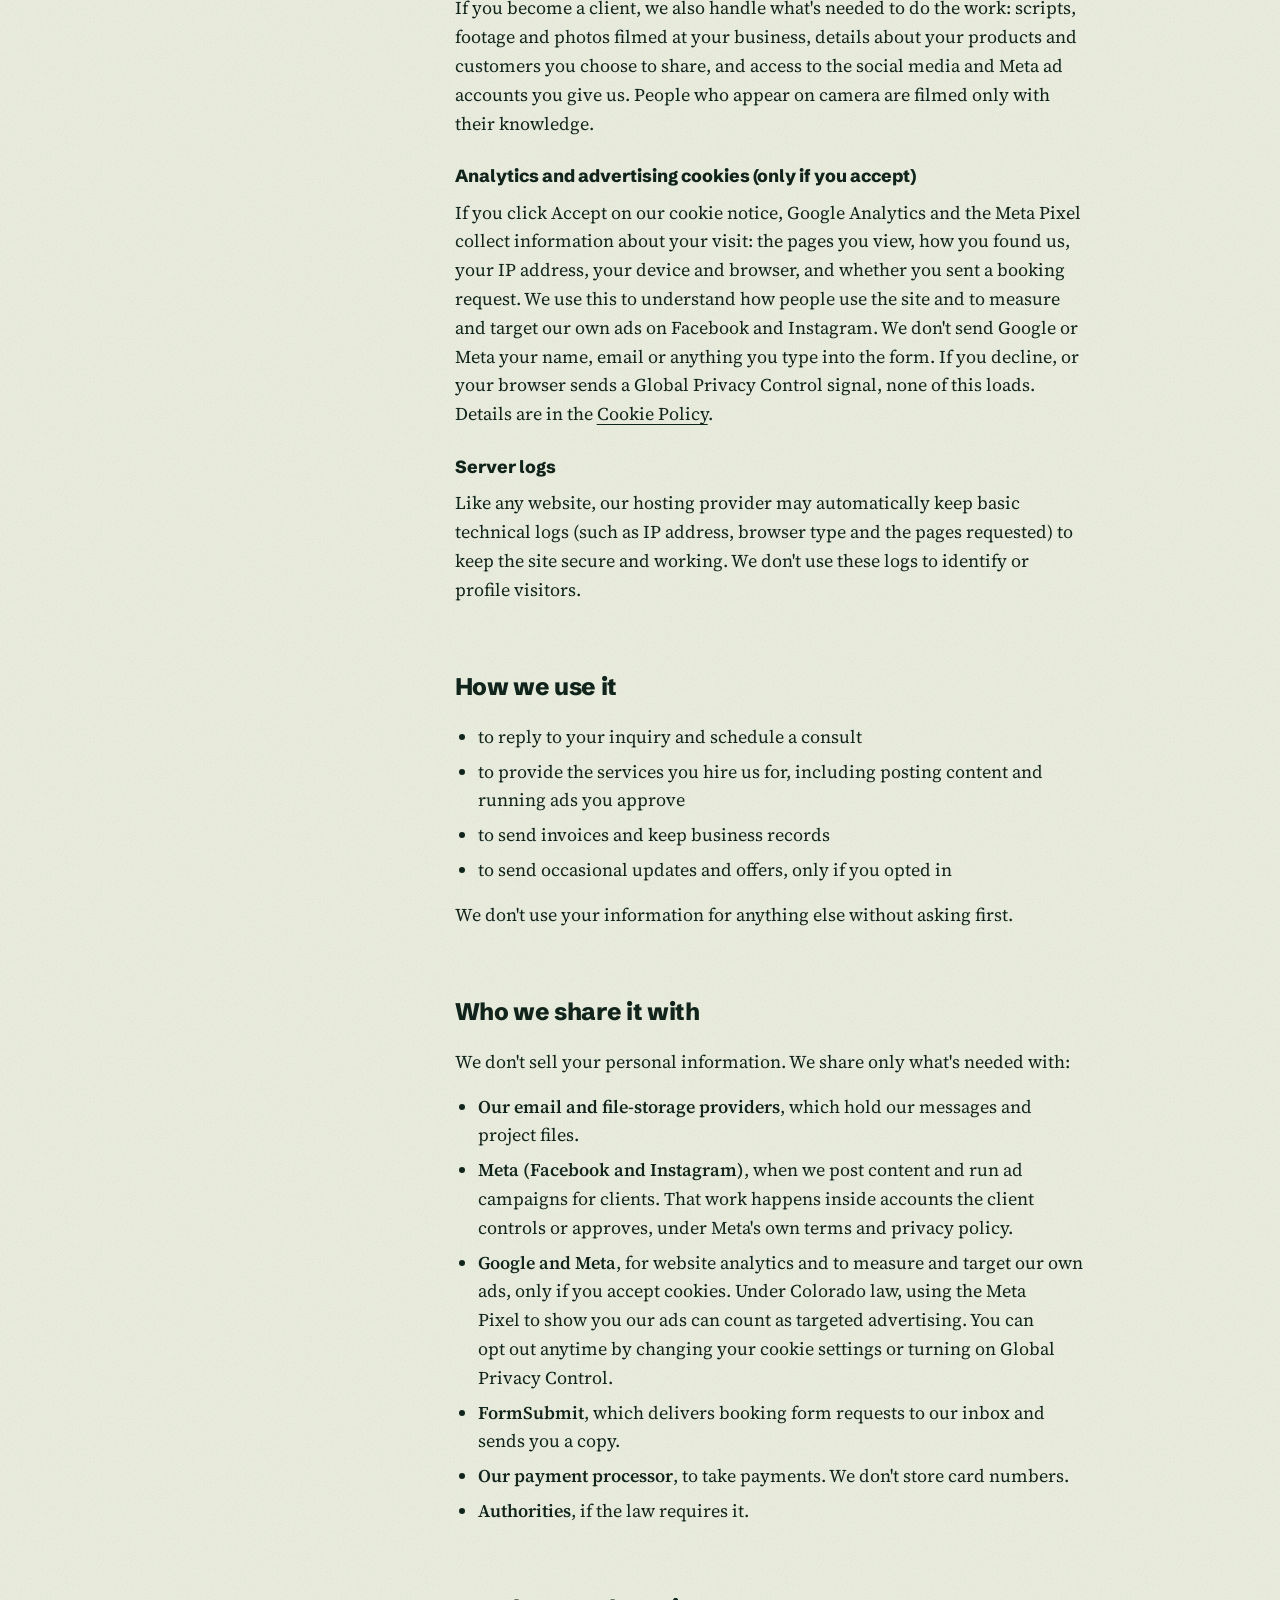
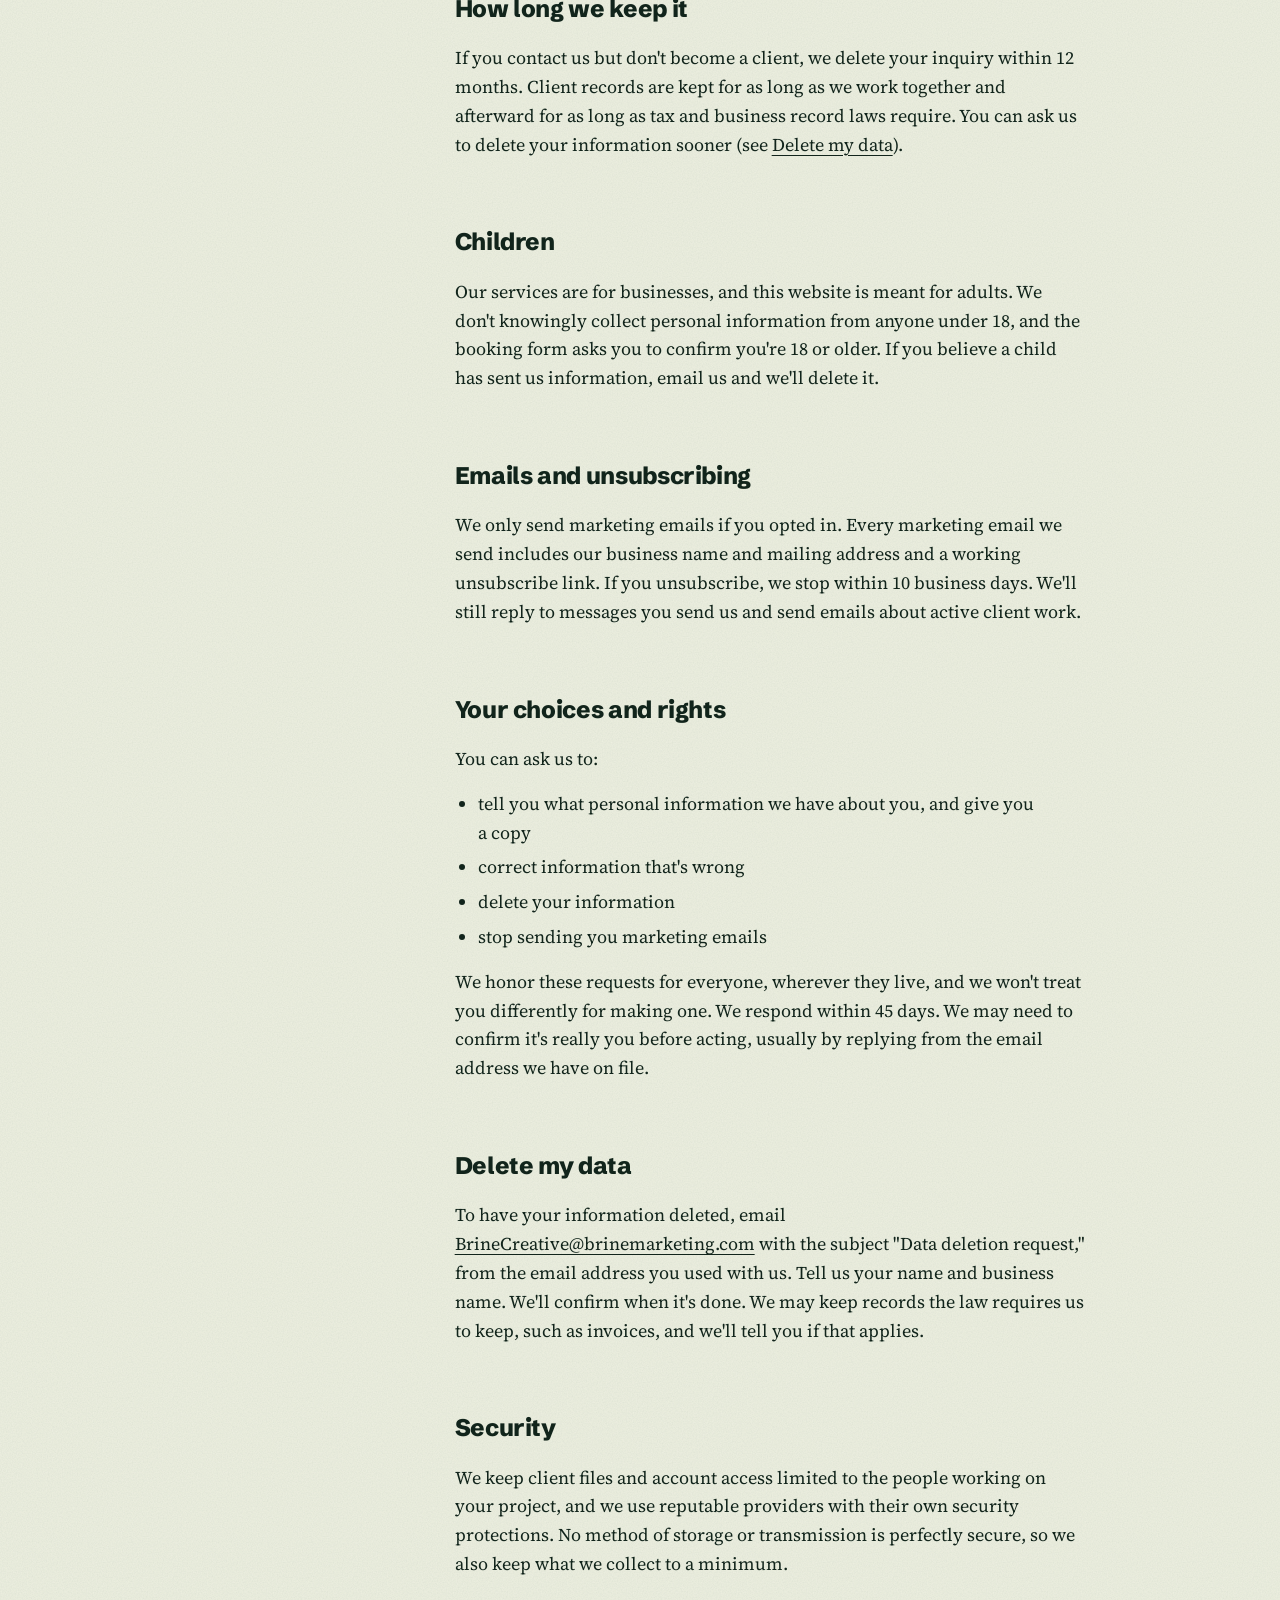
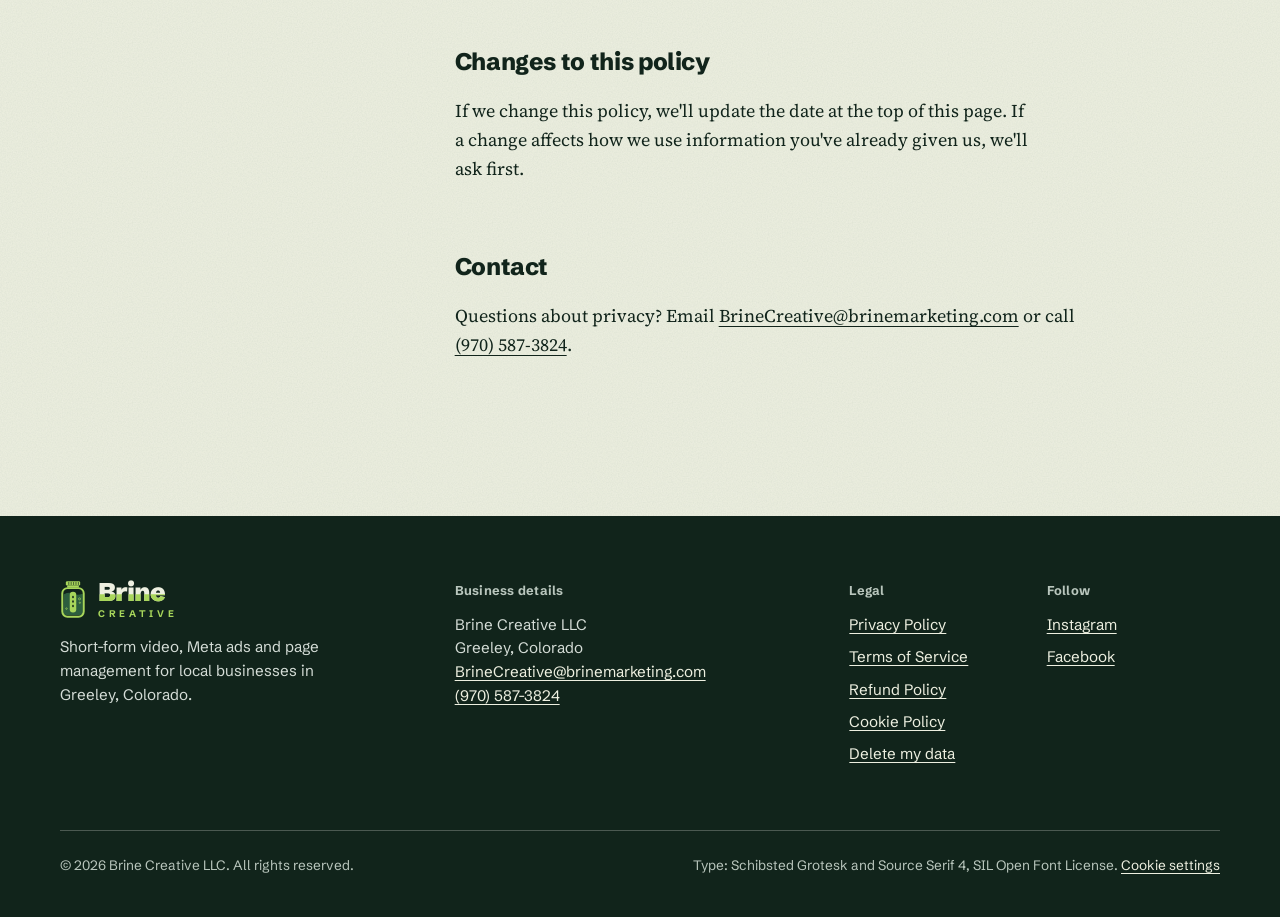
<file: privacy.html>
<!DOCTYPE html>
<html lang="en">
<head>
<meta charset="UTF-8">
<meta property="og:site_name" content="Brine Creative">
<meta name="viewport" content="width=device-width, initial-scale=1">
<title>Privacy Policy | Brine Creative</title>
<link rel="canonical" href="https://brinemarketing.com/privacy.html">
<meta name="description" content="How Brine Creative collects, uses and protects your information, and how to delete it.">
<meta name="theme-color" content="#f6f7f2">
<link rel="icon" href="data:image/svg+xml,<svg xmlns='http://www.w3.org/2000/svg' viewBox='0 0 40 56'>
<link rel="preload" href="assets/fonts/schibsted-grotesk-latin.woff2" as="font" type="font/woff2" crossorigin>
<link rel="stylesheet" href="styles.css?v=4">
</head>
<body>
<a class="skip" href="#main">Skip to content</a>
<svg width="0" height="0" style="position:absolute" aria-hidden="true" focusable="false">
  <symbol id="jar" viewBox="0 0 40 56">
    <rect x="9" y="0" width="22" height="6.5" rx="2" fill="currentColor"/>
    <path d="M13.5 1.6v3.4M17.2 1.6v3.4M20.9 1.6v3.4M24.6 1.6v3.4M28.3 1.6v3.4" stroke="var(--jar-ground,#f6f7f2)" stroke-width="1" stroke-linecap="round"/>
    <rect x="11" y="6.5" width="18" height="3" fill="currentColor"/>
    <path d="M6 20 Q14 16 20 19 T35 19 V47 a5 5 0 0 1-5 5 H10 a5 5 0 0 1-5-5 Z" fill="var(--jar-liquid,#a8d65b)"/>
    <rect x="3.5" y="10.5" width="33" height="44" rx="8" fill="none" stroke="currentColor" stroke-width="3"/>
    <rect x="15" y="16" width="10" height="32" rx="5" fill="currentColor"/>
    <ellipse cx="20" cy="24" rx="1.3" ry="1.9" fill="var(--jar-ground,#f6f7f2)"/>
    <ellipse cx="20" cy="31" rx="1.3" ry="1.9" fill="var(--jar-ground,#f6f7f2)"/>
    <ellipse cx="20" cy="38" rx="1.3" ry="1.9" fill="var(--jar-ground,#f6f7f2)"/>
    <circle cx="30" cy="27" r="1.6" fill="none" stroke="currentColor" stroke-width="1"/>
    <circle cx="30.5" cy="33" r="1" fill="none" stroke="currentColor" stroke-width="1"/>
    <circle cx="10" cy="42" r="1.2" fill="none" stroke="currentColor" stroke-width="1"/>
  </symbol>
  <symbol id="plus" viewBox="0 0 24 24"><path d="M12 4v16M4 12h16" fill="none" stroke="currentColor" stroke-width="2" stroke-linecap="round"/></symbol>
  <symbol id="arrow" viewBox="0 0 24 24"><path d="M5 12h14M13 6l6 6-6 6" fill="none" stroke="currentColor" stroke-width="2" stroke-linecap="round" stroke-linejoin="round"/></symbol>
</svg>

<header class="masthead">
  <div class="wrap">
    <a class="brand" href="index.html" aria-label="Brine Creative, home">
      <svg aria-hidden="true"><use href="#jar"/></svg>
      <span class="brand-word" aria-hidden="true"><b class="split" data-w="Brine">Brine</b><small>CREATIVE</small></span>
    </a>
    <button class="menu-btn" type="button" aria-expanded="false" aria-controls="site-nav">Menu</button>
    <nav class="nav" id="site-nav" aria-label="Main">
      <a href="index.html#services">Services</a>
      <a href="index.html#pricing">Pricing</a>
      <a href="index.html#faq">FAQ</a>
      <a class="btn btn-primary" href="index.html#contact">Book a call</a>
    </nav>
  </div>
</header>

<main id="main" class="doc">
  <div class="wrap doc-grid">
    <div class="doc-head">
      <h1>Privacy Policy</h1>
      <p>Effective October 5, 2026. Updated November 7, 2026 to add optional analytics and advertising cookies and our new legal name, Brine Creative LLC.</p>
    </div>
    <nav class="toc" aria-label="On this page">
      <h2>On this page</h2>
      <ol>
<li><a href="#summary">The short version</a></li>
<li><a href="#who">Who we are</a></li>
<li><a href="#collect">What we collect</a></li>
<li><a href="#use">How we use it</a></li>
<li><a href="#share">Who we share it with</a></li>
<li><a href="#keep">How long we keep it</a></li>
<li><a href="#kids">Children</a></li>
<li><a href="#emails">Emails and unsubscribing</a></li>
<li><a href="#rights">Your choices and rights</a></li>
<li><a href="#delete">Delete my data</a></li>
<li><a href="#security">Security</a></li>
<li><a href="#changes">Changes</a></li>
<li><a href="#contact">Contact</a></li>
      </ol>
    </nav>
    <article class="prose">

<section class="summary" id="summary" aria-labelledby="summary-h">
<h2 id="summary-h">The short version</h2>
<ul>
<li>We collect only what you choose to send us: your name, business, email, and optionally your phone and a message.</li>
<li>With your permission, this website uses Google Analytics and the Meta Pixel. They only load if you click Accept, and you can change your mind anytime.</li>
<li>We don't sell your information.</li>
<li>You can ask us to delete your information at any time.</li>
</ul>
</section>

<h2 id="who">Who we are</h2>
<p>Brine Creative is a creative marketing service based in Greeley, Colorado. In this policy, "we," "us" and "our" mean Brine Creative. This policy covers this website and the information you give us when you contact us or become a client.</p>
<p>Brine Creative LLC<br>Greeley, Colorado<br>
Email: <a href="mailto:BrineCreative@brinemarketing.com">BrineCreative@brinemarketing.com</a><br>Phone: <a href="tel:+19705873824">(970) 587-3824</a></p>

<h2 id="collect">What we collect</h2>
<h3>Information you send us</h3>
<p>When you send the booking form, FormSubmit (formsubmit.co), a form-delivery service, emails your request to us and emails you a copy. When you send the form, or email or call us directly, we receive:</p>
<ul>
<li>your name and business name</li>
<li>your email address</li>
<li>your phone number, if you include it</li>
<li>which package you're interested in, and anything you write in your message</li>
<li>whether you asked to receive occasional updates by email</li>
</ul>
<h3>Information from client work</h3>
<p>If you become a client, we also handle what's needed to do the work: scripts, footage and photos filmed at your business, details about your products and customers you choose to share, and access to the social media and Meta ad accounts you give us. People who appear on camera are filmed only with their knowledge.</p>
<h3>Analytics and advertising cookies (only if you accept)</h3>
<p>If you click Accept on our cookie notice, Google Analytics and the Meta Pixel collect information about your visit: the pages you view, how you found us, your IP address, your device and browser, and whether you sent a booking request. We use this to understand how people use the site and to measure and target our own ads on Facebook and Instagram. We don't send Google or Meta your name, email or anything you type into the form. If you decline, or your browser sends a Global Privacy Control signal, none of this loads. Details are in the <a href="cookies.html">Cookie Policy</a>.</p>
<h3>Server logs</h3>
<p>Like any website, our hosting provider may automatically keep basic technical logs (such as IP address, browser type and the pages requested) to keep the site secure and working. We don't use these logs to identify or profile visitors.</p>

<h2 id="use">How we use it</h2>
<ul>
<li>to reply to your inquiry and schedule a consult</li>
<li>to provide the services you hire us for, including posting content and running ads you approve</li>
<li>to send invoices and keep business records</li>
<li>to send occasional updates and offers, only if you opted in</li>
</ul>
<p>We don't use your information for anything else without asking first.</p>

<h2 id="share">Who we share it with</h2>
<p>We don't sell your personal information. We share only what's needed with:</p>
<ul>
<li><strong>Our email and file-storage providers</strong>, which hold our messages and project files.</li>
<li><strong>Meta (Facebook and Instagram)</strong>, when we post content and run ad campaigns for clients. That work happens inside accounts the client controls or approves, under Meta's own terms and privacy policy.</li>
<li><strong>Google and Meta</strong>, for website analytics and to measure and target our own ads, only if you accept cookies. Under Colorado law, using the Meta Pixel to show you our ads can count as targeted advertising. You can opt out anytime by changing your cookie settings or turning on Global Privacy Control.</li>
<li><strong>FormSubmit</strong>, which delivers booking form requests to our inbox and sends you a copy.</li>
<li><strong>Our payment processor</strong>, to take payments. We don't store card numbers.</li>
<li><strong>Authorities</strong>, if the law requires it.</li>
</ul>

<h2 id="keep">How long we keep it</h2>
<p>If you contact us but don't become a client, we delete your inquiry within 12 months. Client records are kept for as long as we work together and afterward for as long as tax and business record laws require. You can ask us to delete your information sooner (see <a href="#delete">Delete my data</a>).</p>

<h2 id="kids">Children</h2>
<p>Our services are for businesses, and this website is meant for adults. We don't knowingly collect personal information from anyone under 18, and the booking form asks you to confirm you're 18 or older. If you believe a child has sent us information, email us and we'll delete it.</p>

<h2 id="emails">Emails and unsubscribing</h2>
<p>We only send marketing emails if you opted in. Every marketing email we send includes our business name and mailing address and a working unsubscribe link. If you unsubscribe, we stop within 10 business days. We'll still reply to messages you send us and send emails about active client work.</p>

<h2 id="rights">Your choices and rights</h2>
<p>You can ask us to:</p>
<ul>
<li>tell you what personal information we have about you, and give you a copy</li>
<li>correct information that's wrong</li>
<li>delete your information</li>
<li>stop sending you marketing emails</li>
</ul>
<p>We honor these requests for everyone, wherever they live, and we won't treat you differently for making one. We respond within 45 days. We may need to confirm it's really you before acting, usually by replying from the email address we have on file.</p>

<h2 id="delete">Delete my data</h2>
<p>To have your information deleted, email <a href="mailto:BrineCreative@brinemarketing.com?subject=Data%20deletion%20request">BrineCreative@brinemarketing.com</a> with the subject "Data deletion request," from the email address you used with us. Tell us your name and business name. We'll confirm when it's done. We may keep records the law requires us to keep, such as invoices, and we'll tell you if that applies.</p>

<h2 id="security">Security</h2>
<p>We keep client files and account access limited to the people working on your project, and we use reputable providers with their own security protections. No method of storage or transmission is perfectly secure, so we also keep what we collect to a minimum.</p>

<h2 id="changes">Changes to this policy</h2>
<p>If we change this policy, we'll update the date at the top of this page. If a change affects how we use information you've already given us, we'll ask first.</p>

<h2 id="contact">Contact</h2>
<p>Questions about privacy? Email <a href="mailto:BrineCreative@brinemarketing.com">BrineCreative@brinemarketing.com</a> or call <a href="tel:+19705873824">(970) 587-3824</a>.</p>

    </article>
  </div>
</main>

<footer class="foot">
  <div class="wrap">
    <div class="foot-grid">
      <div class="foot-id">
        <a class="brand" href="index.html" aria-label="Brine Creative, home">
          <svg aria-hidden="true"><use href="#jar"/></svg>
          <span class="brand-word" aria-hidden="true"><b class="split" data-w="Brine">Brine</b><small>CREATIVE</small></span>
        </a>
        <p>Short-form video, Meta ads and page management for local businesses in Greeley, Colorado.</p>
      </div>
      <div class="foot-col wide">
        <h2>Business details</h2>
        <address>
          Brine Creative LLC<br>
          Greeley, Colorado<br>
          <a href="mailto:BrineCreative@brinemarketing.com">BrineCreative@brinemarketing.com</a><br>
          <a href="tel:+19705873824">(970) 587-3824</a>
        </address>
      </div>
      <div class="foot-col">
        <h2>Legal</h2>
        <ul>
          <li><a href="privacy.html" aria-current="page">Privacy Policy</a></li>
          <li><a href="terms.html">Terms of Service</a></li>
          <li><a href="refunds.html">Refund Policy</a></li>
          <li><a href="cookies.html">Cookie Policy</a></li>
          <li><a href="privacy.html#delete">Delete my data</a></li>
        </ul>
      </div>
      <div class="foot-col">
        <h2>Follow</h2>
        <ul>
          <li><a href="https://www.instagram.com/brinemarketing" rel="noopener">Instagram</a></li>
          <li><a href="https://www.facebook.com/share/1FNeeoioZK/" rel="noopener">Facebook</a></li>
        </ul>
      </div>
    </div>
    <div class="foot-base">
      <span>&copy; 2026 Brine Creative LLC. All rights reserved.</span>
      <span>Type: Schibsted Grotesk and Source Serif 4, SIL Open Font License. <button class="linkbtn" type="button" data-open-notice>Cookie settings</button></span>
    </div>
  </div>
</footer>

<aside class="notice" id="cookie-notice" aria-labelledby="notice-title" hidden>
  <h2 id="notice-title">Cookies</h2>
  <p>We'd like to use cookies from Google Analytics and Meta to see how people use this site and to measure our ads. They only load if you accept. <a href="cookies.html">Cookie Policy</a></p>
  <div class="row"><button class="btn btn-primary" type="button" data-consent="granted">Accept</button><button class="btn btn-plain" type="button" data-consent="denied">Decline</button></div>
</aside>

<script src="site.js?v=10"></script>
</body>
</html>
</file>
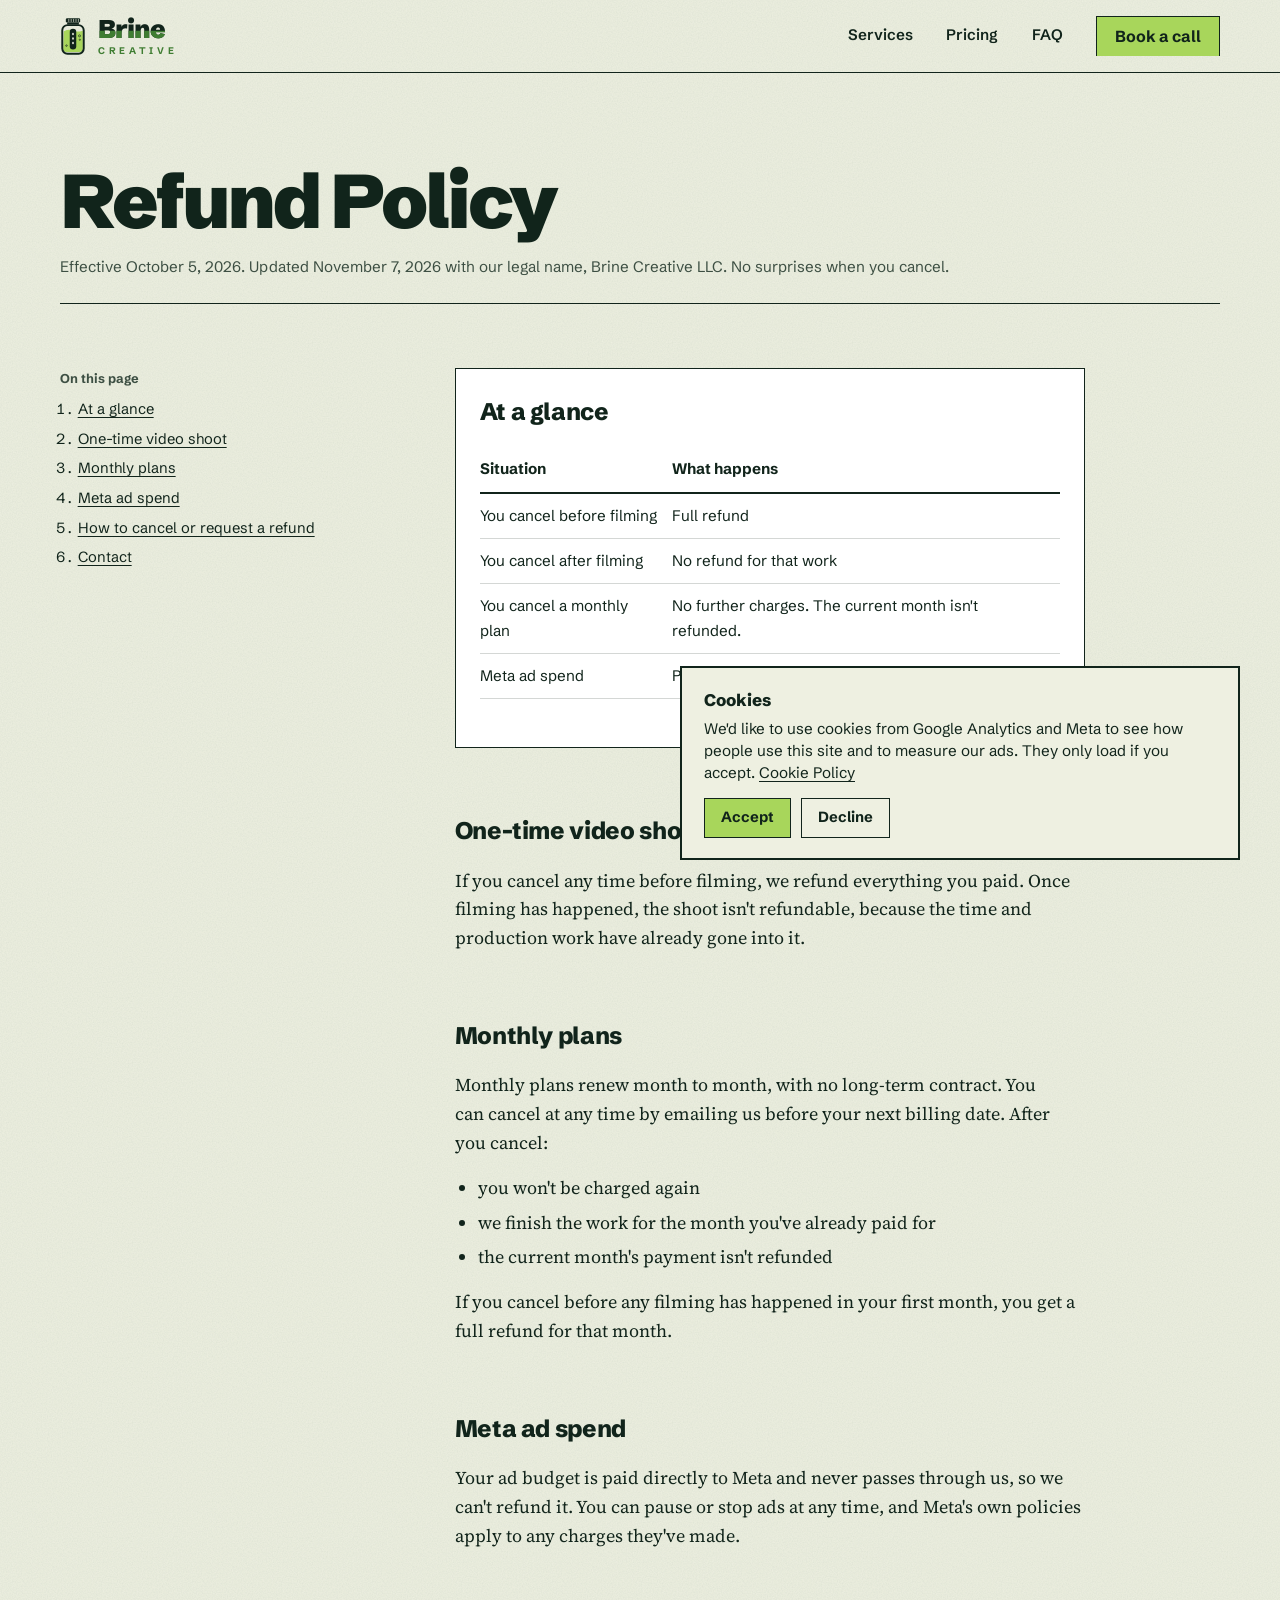
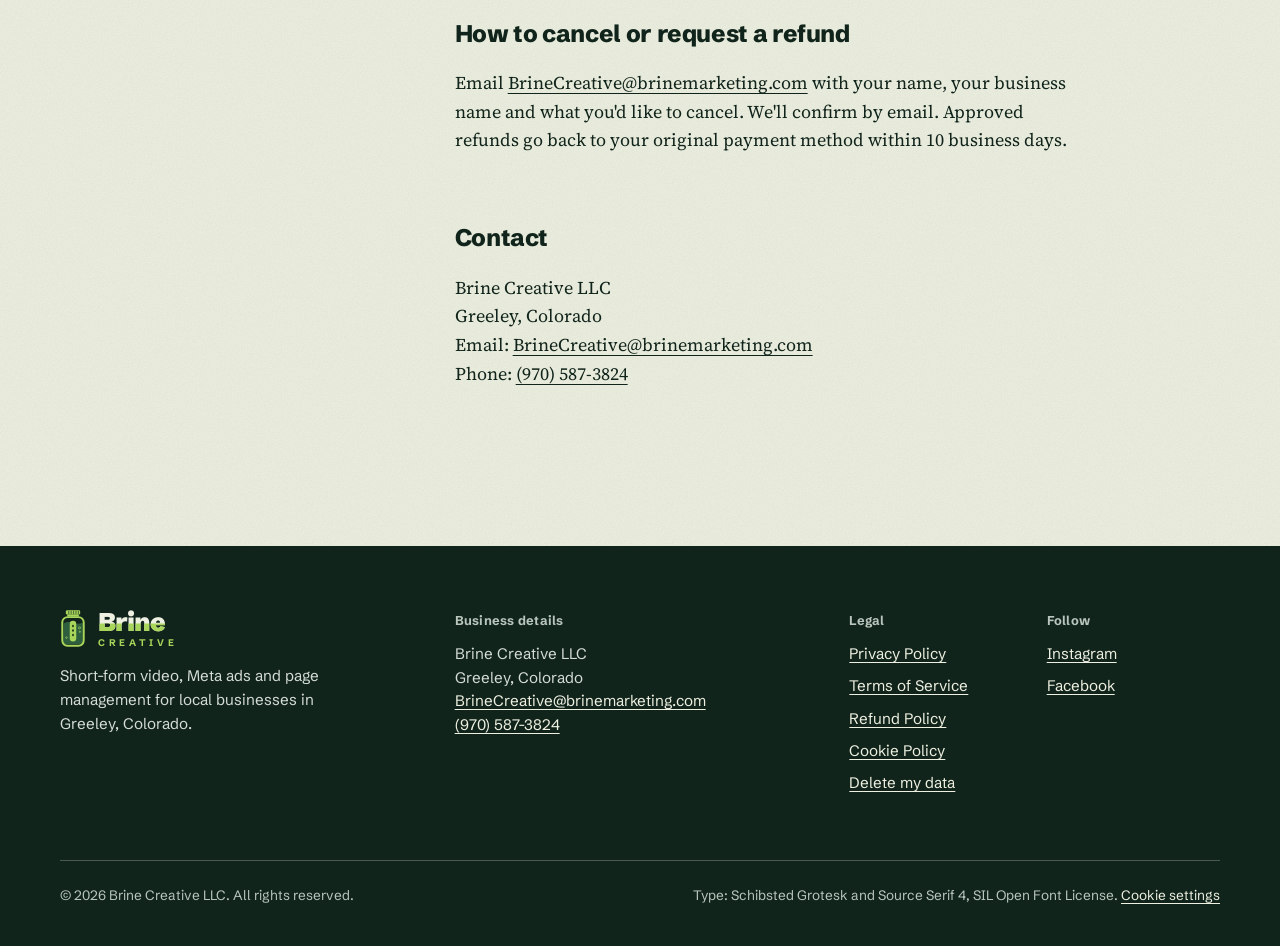
<file: refunds.html>
<!DOCTYPE html>
<html lang="en">
<head>
<meta charset="UTF-8">
<meta property="og:site_name" content="Brine Creative">
<meta name="viewport" content="width=device-width, initial-scale=1">
<title>Refund Policy | Brine Creative</title>
<link rel="canonical" href="https://brinemarketing.com/refunds.html">
<meta name="description" content="Brine Creative's refund and cancellation policy.">
<meta name="theme-color" content="#f6f7f2">
<link rel="icon" href="data:image/svg+xml,<svg xmlns='http://www.w3.org/2000/svg' viewBox='0 0 40 56'>
<link rel="preload" href="assets/fonts/schibsted-grotesk-latin.woff2" as="font" type="font/woff2" crossorigin>
<link rel="stylesheet" href="styles.css?v=4">
</head>
<body>
<a class="skip" href="#main">Skip to content</a>
<svg width="0" height="0" style="position:absolute" aria-hidden="true" focusable="false">
  <symbol id="jar" viewBox="0 0 40 56">
    <rect x="9" y="0" width="22" height="6.5" rx="2" fill="currentColor"/>
    <path d="M13.5 1.6v3.4M17.2 1.6v3.4M20.9 1.6v3.4M24.6 1.6v3.4M28.3 1.6v3.4" stroke="var(--jar-ground,#f6f7f2)" stroke-width="1" stroke-linecap="round"/>
    <rect x="11" y="6.5" width="18" height="3" fill="currentColor"/>
    <path d="M6 20 Q14 16 20 19 T35 19 V47 a5 5 0 0 1-5 5 H10 a5 5 0 0 1-5-5 Z" fill="var(--jar-liquid,#a8d65b)"/>
    <rect x="3.5" y="10.5" width="33" height="44" rx="8" fill="none" stroke="currentColor" stroke-width="3"/>
    <rect x="15" y="16" width="10" height="32" rx="5" fill="currentColor"/>
    <ellipse cx="20" cy="24" rx="1.3" ry="1.9" fill="var(--jar-ground,#f6f7f2)"/>
    <ellipse cx="20" cy="31" rx="1.3" ry="1.9" fill="var(--jar-ground,#f6f7f2)"/>
    <ellipse cx="20" cy="38" rx="1.3" ry="1.9" fill="var(--jar-ground,#f6f7f2)"/>
    <circle cx="30" cy="27" r="1.6" fill="none" stroke="currentColor" stroke-width="1"/>
    <circle cx="30.5" cy="33" r="1" fill="none" stroke="currentColor" stroke-width="1"/>
    <circle cx="10" cy="42" r="1.2" fill="none" stroke="currentColor" stroke-width="1"/>
  </symbol>
  <symbol id="plus" viewBox="0 0 24 24"><path d="M12 4v16M4 12h16" fill="none" stroke="currentColor" stroke-width="2" stroke-linecap="round"/></symbol>
  <symbol id="arrow" viewBox="0 0 24 24"><path d="M5 12h14M13 6l6 6-6 6" fill="none" stroke="currentColor" stroke-width="2" stroke-linecap="round" stroke-linejoin="round"/></symbol>
</svg>

<header class="masthead">
  <div class="wrap">
    <a class="brand" href="index.html" aria-label="Brine Creative, home">
      <svg aria-hidden="true"><use href="#jar"/></svg>
      <span class="brand-word" aria-hidden="true"><b class="split" data-w="Brine">Brine</b><small>CREATIVE</small></span>
    </a>
    <button class="menu-btn" type="button" aria-expanded="false" aria-controls="site-nav">Menu</button>
    <nav class="nav" id="site-nav" aria-label="Main">
      <a href="index.html#services">Services</a>
      <a href="index.html#pricing">Pricing</a>
      <a href="index.html#faq">FAQ</a>
      <a class="btn btn-primary" href="index.html#contact">Book a call</a>
    </nav>
  </div>
</header>

<main id="main" class="doc">
  <div class="wrap doc-grid">
    <div class="doc-head">
      <h1>Refund Policy</h1>
      <p>Effective October 5, 2026. Updated November 7, 2026 with our legal name, Brine Creative LLC. No surprises when you cancel.</p>
    </div>
    <nav class="toc" aria-label="On this page">
      <h2>On this page</h2>
      <ol>
<li><a href="#summary">At a glance</a></li>
<li><a href="#one-time">One-time video shoot</a></li>
<li><a href="#monthly">Monthly plans</a></li>
<li><a href="#ad-spend">Meta ad spend</a></li>
<li><a href="#how">How to cancel or request a refund</a></li>
<li><a href="#contact">Contact</a></li>
      </ol>
    </nav>
    <article class="prose">

<section class="summary" id="summary" aria-labelledby="summary-h">
<h2 id="summary-h">At a glance</h2>
<table>
<thead><tr><th scope="col">Situation</th><th scope="col">What happens</th></tr></thead>
<tbody>
<tr><td>You cancel before filming</td><td>Full refund</td></tr>
<tr><td>You cancel after filming</td><td>No refund for that work</td></tr>
<tr><td>You cancel a monthly plan</td><td>No further charges. The current month isn't refunded.</td></tr>
<tr><td>Meta ad spend</td><td>Paid to Meta directly, so it's not refunded by us</td></tr>
</tbody>
</table>
</section>

<h2 id="one-time">One-time video shoot ($360)</h2>
<p>If you cancel any time before filming, we refund everything you paid. Once filming has happened, the shoot isn't refundable, because the time and production work have already gone into it.</p>

<h2 id="monthly">Monthly plans</h2>
<p>Monthly plans renew month to month, with no long-term contract. You can cancel at any time by emailing us before your next billing date. After you cancel:</p>
<ul>
<li>you won't be charged again</li>
<li>we finish the work for the month you've already paid for</li>
<li>the current month's payment isn't refunded</li>
</ul>
<p>If you cancel before any filming has happened in your first month, you get a full refund for that month.</p>

<h2 id="ad-spend">Meta ad spend</h2>
<p>Your ad budget is paid directly to Meta and never passes through us, so we can't refund it. You can pause or stop ads at any time, and Meta's own policies apply to any charges they've made.</p>

<h2 id="how">How to cancel or request a refund</h2>
<p>Email <a href="mailto:BrineCreative@brinemarketing.com?subject=Cancellation">BrineCreative@brinemarketing.com</a> with your name, your business name and what you'd like to cancel. We'll confirm by email. Approved refunds go back to your original payment method within 10 business days.</p>

<h2 id="contact">Contact</h2>
<p>Brine Creative LLC<br>Greeley, Colorado<br>
Email: <a href="mailto:BrineCreative@brinemarketing.com">BrineCreative@brinemarketing.com</a><br>Phone: <a href="tel:+19705873824">(970) 587-3824</a></p>

    </article>
  </div>
</main>

<footer class="foot">
  <div class="wrap">
    <div class="foot-grid">
      <div class="foot-id">
        <a class="brand" href="index.html" aria-label="Brine Creative, home">
          <svg aria-hidden="true"><use href="#jar"/></svg>
          <span class="brand-word" aria-hidden="true"><b class="split" data-w="Brine">Brine</b><small>CREATIVE</small></span>
        </a>
        <p>Short-form video, Meta ads and page management for local businesses in Greeley, Colorado.</p>
      </div>
      <div class="foot-col wide">
        <h2>Business details</h2>
        <address>
          Brine Creative LLC<br>
          Greeley, Colorado<br>
          <a href="mailto:BrineCreative@brinemarketing.com">BrineCreative@brinemarketing.com</a><br>
          <a href="tel:+19705873824">(970) 587-3824</a>
        </address>
      </div>
      <div class="foot-col">
        <h2>Legal</h2>
        <ul>
          <li><a href="privacy.html">Privacy Policy</a></li>
          <li><a href="terms.html">Terms of Service</a></li>
          <li><a href="refunds.html" aria-current="page">Refund Policy</a></li>
          <li><a href="cookies.html">Cookie Policy</a></li>
          <li><a href="privacy.html#delete">Delete my data</a></li>
        </ul>
      </div>
      <div class="foot-col">
        <h2>Follow</h2>
        <ul>
          <li><a href="https://www.instagram.com/brinemarketing" rel="noopener">Instagram</a></li>
          <li><a href="https://www.facebook.com/share/1FNeeoioZK/" rel="noopener">Facebook</a></li>
        </ul>
      </div>
    </div>
    <div class="foot-base">
      <span>&copy; 2026 Brine Creative LLC. All rights reserved.</span>
      <span>Type: Schibsted Grotesk and Source Serif 4, SIL Open Font License. <button class="linkbtn" type="button" data-open-notice>Cookie settings</button></span>
    </div>
  </div>
</footer>

<aside class="notice" id="cookie-notice" aria-labelledby="notice-title" hidden>
  <h2 id="notice-title">Cookies</h2>
  <p>We'd like to use cookies from Google Analytics and Meta to see how people use this site and to measure our ads. They only load if you accept. <a href="cookies.html">Cookie Policy</a></p>
  <div class="row"><button class="btn btn-primary" type="button" data-consent="granted">Accept</button><button class="btn btn-plain" type="button" data-consent="denied">Decline</button></div>
</aside>

<script src="site.js?v=10"></script>
</body>
</html>
</file>
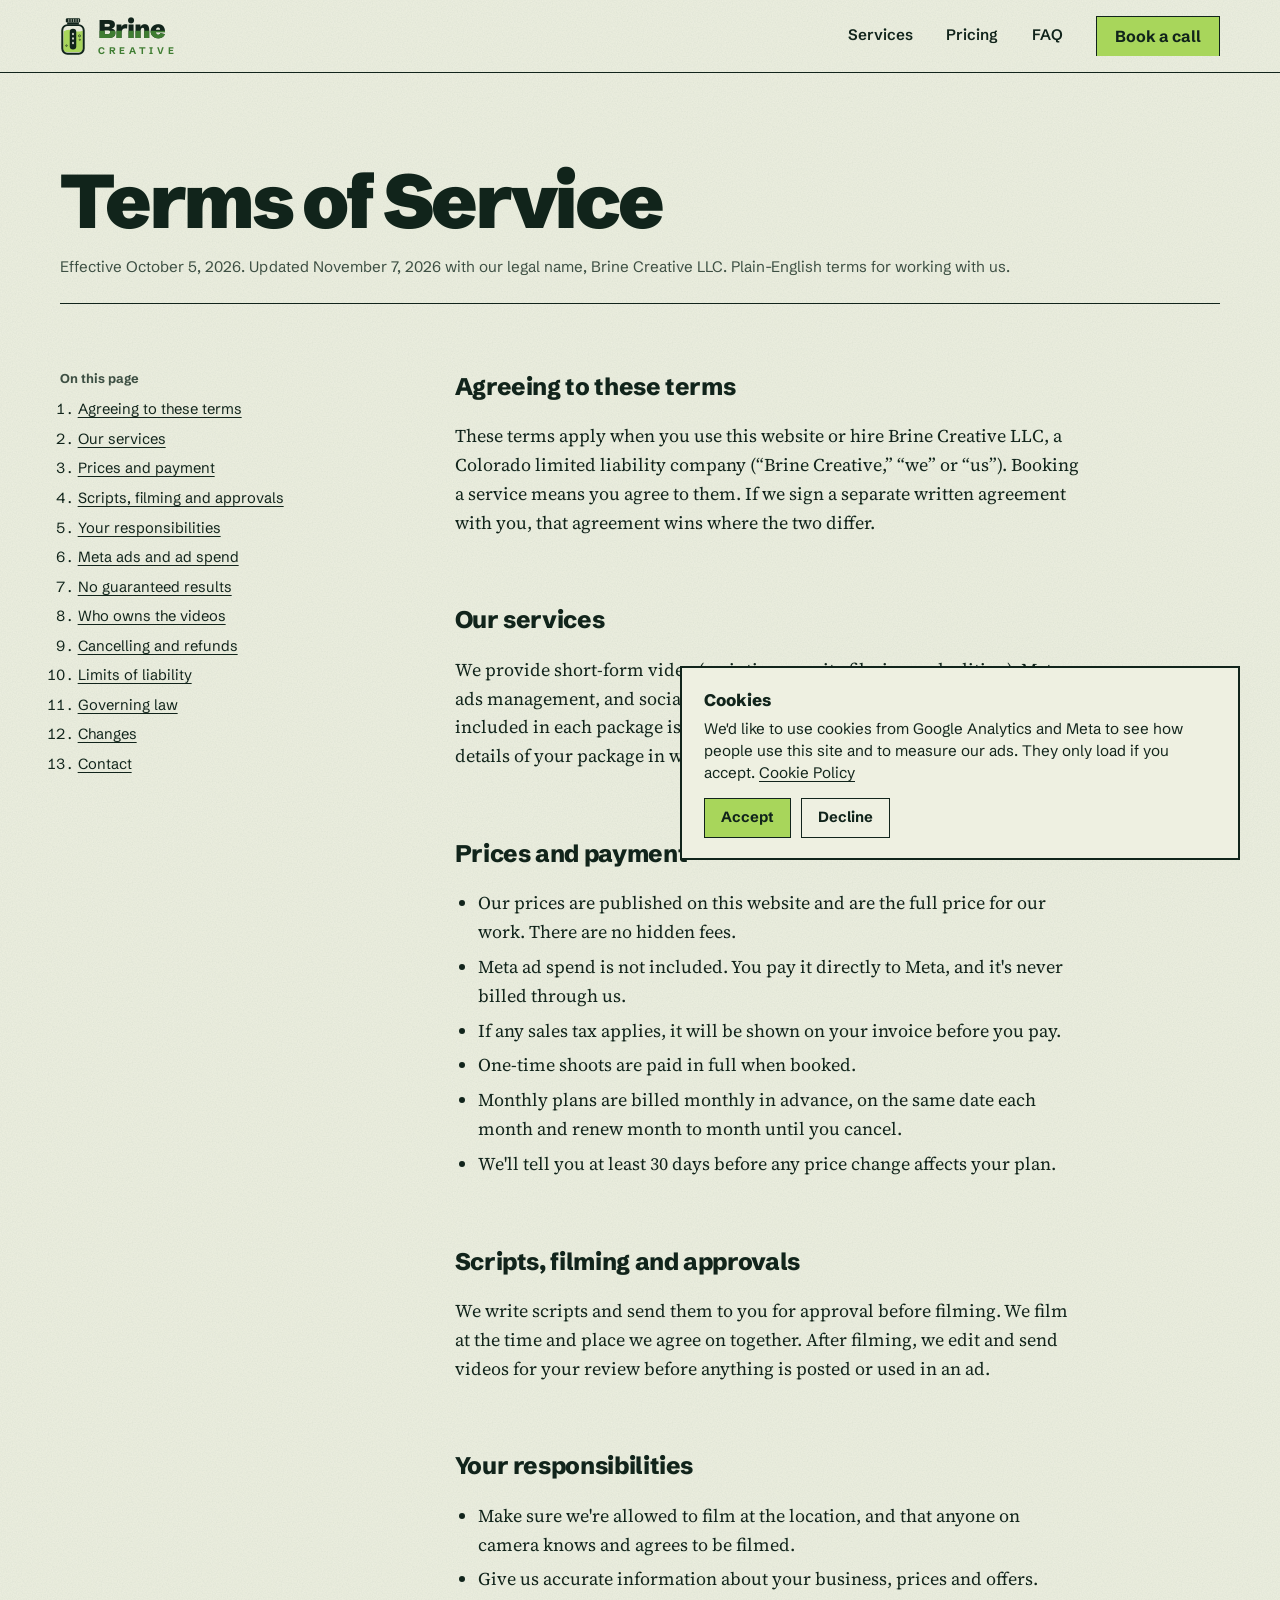
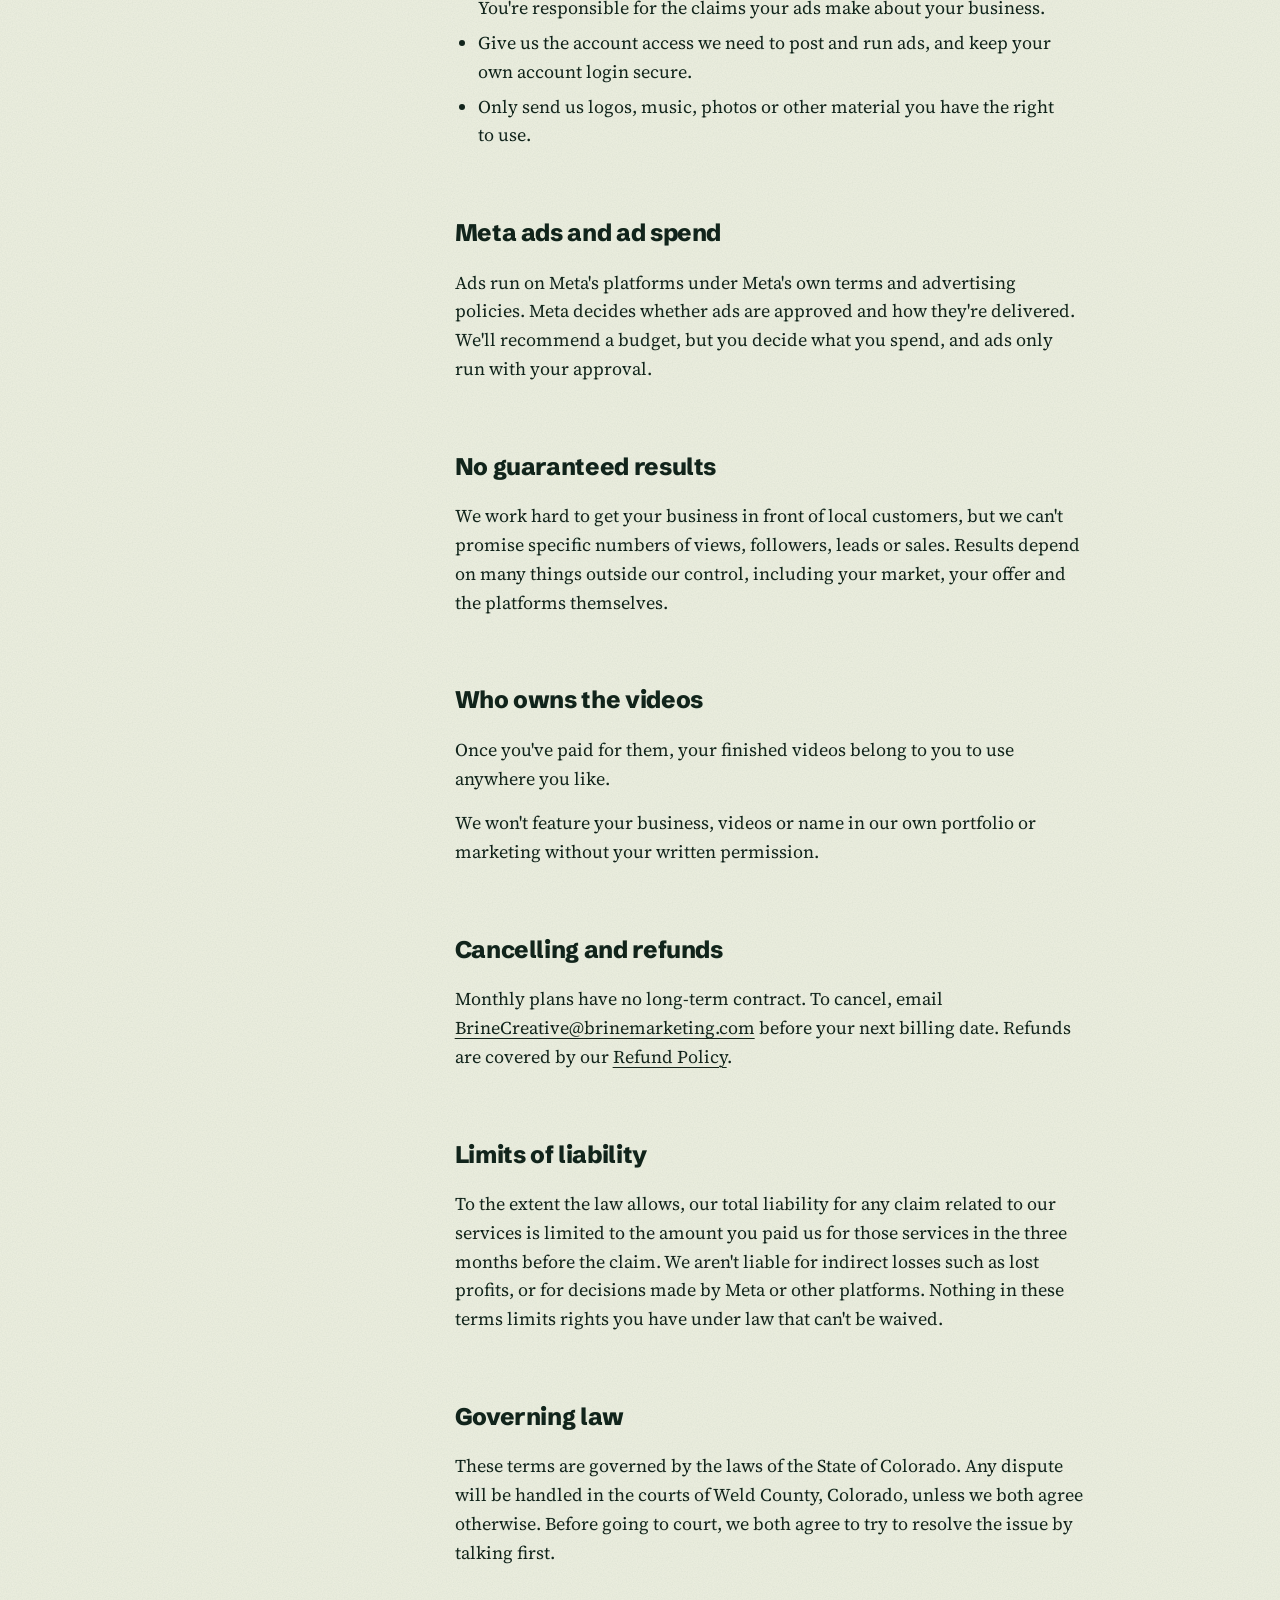
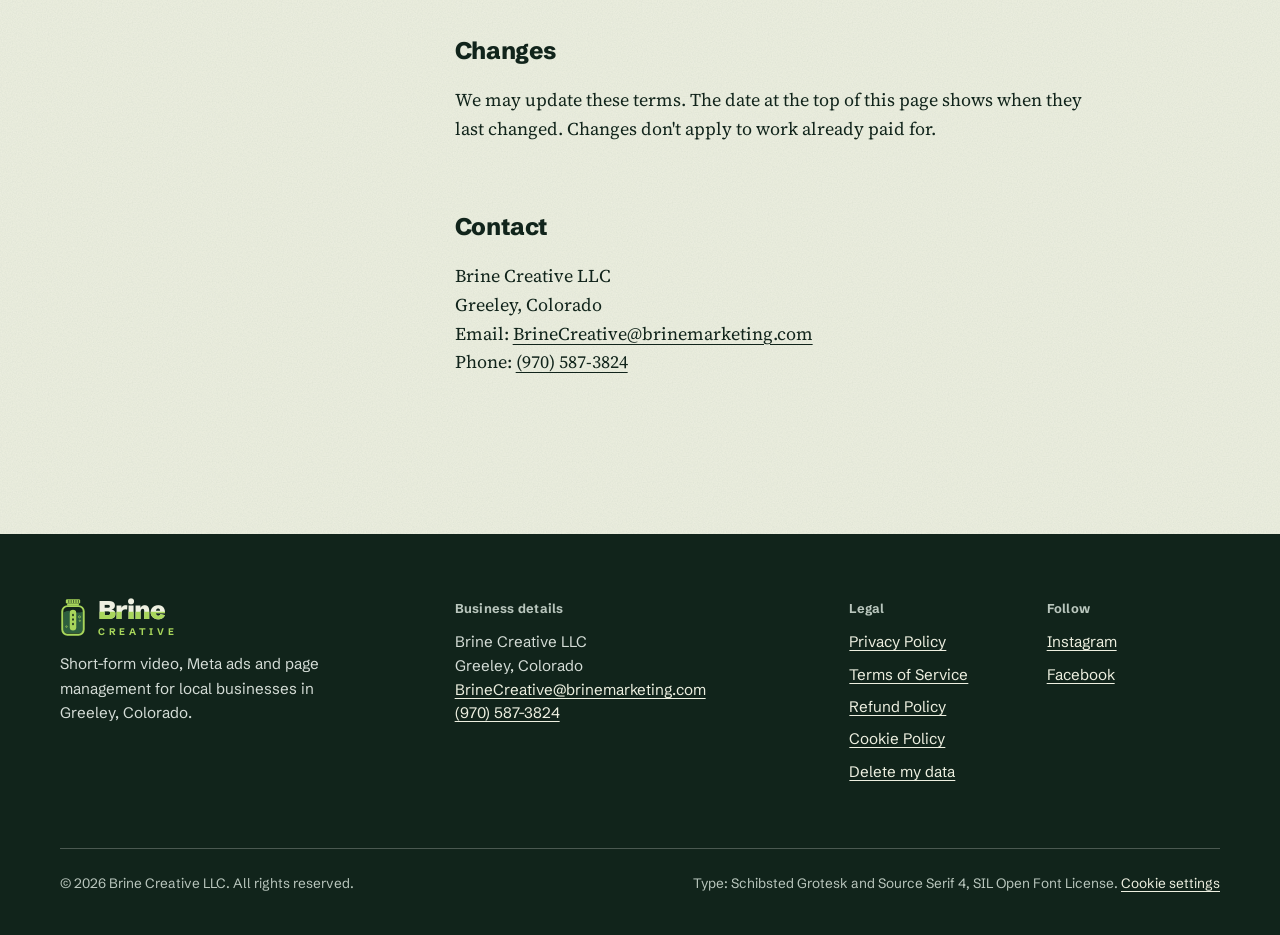
<file: terms.html>
<!DOCTYPE html>
<html lang="en">
<head>
<meta charset="UTF-8">
<meta property="og:site_name" content="Brine Creative">
<meta name="viewport" content="width=device-width, initial-scale=1">
<title>Terms of Service | Brine Creative</title>
<link rel="canonical" href="https://brinemarketing.com/terms.html">
<meta name="description" content="The terms for using the Brine Creative website and services.">
<meta name="theme-color" content="#f6f7f2">
<link rel="icon" href="data:image/svg+xml,<svg xmlns='http://www.w3.org/2000/svg' viewBox='0 0 40 56'>
<link rel="preload" href="assets/fonts/schibsted-grotesk-latin.woff2" as="font" type="font/woff2" crossorigin>
<link rel="stylesheet" href="styles.css?v=4">
</head>
<body>
<a class="skip" href="#main">Skip to content</a>
<svg width="0" height="0" style="position:absolute" aria-hidden="true" focusable="false">
  <symbol id="jar" viewBox="0 0 40 56">
    <rect x="9" y="0" width="22" height="6.5" rx="2" fill="currentColor"/>
    <path d="M13.5 1.6v3.4M17.2 1.6v3.4M20.9 1.6v3.4M24.6 1.6v3.4M28.3 1.6v3.4" stroke="var(--jar-ground,#f6f7f2)" stroke-width="1" stroke-linecap="round"/>
    <rect x="11" y="6.5" width="18" height="3" fill="currentColor"/>
    <path d="M6 20 Q14 16 20 19 T35 19 V47 a5 5 0 0 1-5 5 H10 a5 5 0 0 1-5-5 Z" fill="var(--jar-liquid,#a8d65b)"/>
    <rect x="3.5" y="10.5" width="33" height="44" rx="8" fill="none" stroke="currentColor" stroke-width="3"/>
    <rect x="15" y="16" width="10" height="32" rx="5" fill="currentColor"/>
    <ellipse cx="20" cy="24" rx="1.3" ry="1.9" fill="var(--jar-ground,#f6f7f2)"/>
    <ellipse cx="20" cy="31" rx="1.3" ry="1.9" fill="var(--jar-ground,#f6f7f2)"/>
    <ellipse cx="20" cy="38" rx="1.3" ry="1.9" fill="var(--jar-ground,#f6f7f2)"/>
    <circle cx="30" cy="27" r="1.6" fill="none" stroke="currentColor" stroke-width="1"/>
    <circle cx="30.5" cy="33" r="1" fill="none" stroke="currentColor" stroke-width="1"/>
    <circle cx="10" cy="42" r="1.2" fill="none" stroke="currentColor" stroke-width="1"/>
  </symbol>
  <symbol id="plus" viewBox="0 0 24 24"><path d="M12 4v16M4 12h16" fill="none" stroke="currentColor" stroke-width="2" stroke-linecap="round"/></symbol>
  <symbol id="arrow" viewBox="0 0 24 24"><path d="M5 12h14M13 6l6 6-6 6" fill="none" stroke="currentColor" stroke-width="2" stroke-linecap="round" stroke-linejoin="round"/></symbol>
</svg>

<header class="masthead">
  <div class="wrap">
    <a class="brand" href="index.html" aria-label="Brine Creative, home">
      <svg aria-hidden="true"><use href="#jar"/></svg>
      <span class="brand-word" aria-hidden="true"><b class="split" data-w="Brine">Brine</b><small>CREATIVE</small></span>
    </a>
    <button class="menu-btn" type="button" aria-expanded="false" aria-controls="site-nav">Menu</button>
    <nav class="nav" id="site-nav" aria-label="Main">
      <a href="index.html#services">Services</a>
      <a href="index.html#pricing">Pricing</a>
      <a href="index.html#faq">FAQ</a>
      <a class="btn btn-primary" href="index.html#contact">Book a call</a>
    </nav>
  </div>
</header>

<main id="main" class="doc">
  <div class="wrap doc-grid">
    <div class="doc-head">
      <h1>Terms of Service</h1>
      <p>Effective October 5, 2026. Updated November 7, 2026 with our legal name, Brine Creative LLC. Plain-English terms for working with us.</p>
    </div>
    <nav class="toc" aria-label="On this page">
      <h2>On this page</h2>
      <ol>
<li><a href="#agree">Agreeing to these terms</a></li>
<li><a href="#services">Our services</a></li>
<li><a href="#pricing">Prices and payment</a></li>
<li><a href="#approvals">Scripts, filming and approvals</a></li>
<li><a href="#client">Your responsibilities</a></li>
<li><a href="#ads">Meta ads and ad spend</a></li>
<li><a href="#results">No guaranteed results</a></li>
<li><a href="#content">Who owns the videos</a></li>
<li><a href="#cancel">Cancelling and refunds</a></li>
<li><a href="#liability">Limits of liability</a></li>
<li><a href="#law">Governing law</a></li>
<li><a href="#changes">Changes</a></li>
<li><a href="#contact">Contact</a></li>
      </ol>
    </nav>
    <article class="prose">

<h2 id="agree">Agreeing to these terms</h2>
<p>These terms apply when you use this website or hire Brine Creative LLC, a Colorado limited liability company (&ldquo;Brine Creative,&rdquo; &ldquo;we&rdquo; or &ldquo;us&rdquo;). Booking a service means you agree to them. If we sign a separate written agreement with you, that agreement wins where the two differ.</p>

<h2 id="services">Our services</h2>
<p>We provide short-form video (scripting, on-site filming and editing), Meta ads management, and social page management for businesses. What's included in each package is listed on our <a href="index.html#pricing">pricing table</a>. We'll confirm the details of your package in writing before work starts.</p>

<h2 id="pricing">Prices and payment</h2>
<ul>
<li>Our prices are published on this website and are the full price for our work. There are no hidden fees.</li>
<li>Meta ad spend is not included. You pay it directly to Meta, and it's never billed through us.</li>
<li>If any sales tax applies, it will be shown on your invoice before you pay.</li>
<li>One-time shoots are paid in full when booked.</li>
<li>Monthly plans are billed monthly in advance, on the same date each month and renew month to month until you cancel.</li>
<li>We'll tell you at least 30 days before any price change affects your plan.</li>
</ul>

<h2 id="approvals">Scripts, filming and approvals</h2>
<p>We write scripts and send them to you for approval before filming. We film at the time and place we agree on together. After filming, we edit and send videos for your review before anything is posted or used in an ad.</p>

<h2 id="client">Your responsibilities</h2>
<ul>
<li>Make sure we're allowed to film at the location, and that anyone on camera knows and agrees to be filmed.</li>
<li>Give us accurate information about your business, prices and offers. You're responsible for the claims your ads make about your business.</li>
<li>Give us the account access we need to post and run ads, and keep your own account login secure.</li>
<li>Only send us logos, music, photos or other material you have the right to use.</li>
</ul>

<h2 id="ads">Meta ads and ad spend</h2>
<p>Ads run on Meta's platforms under Meta's own terms and advertising policies. Meta decides whether ads are approved and how they're delivered. We'll recommend a budget, but you decide what you spend, and ads only run with your approval.</p>

<h2 id="results">No guaranteed results</h2>
<p>We work hard to get your business in front of local customers, but we can't promise specific numbers of views, followers, leads or sales. Results depend on many things outside our control, including your market, your offer and the platforms themselves.</p>

<h2 id="content">Who owns the videos</h2>
<p>Once you've paid for them, your finished videos belong to you to use anywhere you like.</p>
<p>We won't feature your business, videos or name in our own portfolio or marketing without your written permission.</p>

<h2 id="cancel">Cancelling and refunds</h2>
<p>Monthly plans have no long-term contract. To cancel, email <a href="mailto:BrineCreative@brinemarketing.com">BrineCreative@brinemarketing.com</a> before your next billing date. Refunds are covered by our <a href="refunds.html">Refund Policy</a>.</p>

<h2 id="liability">Limits of liability</h2>
<p>To the extent the law allows, our total liability for any claim related to our services is limited to the amount you paid us for those services in the three months before the claim. We aren't liable for indirect losses such as lost profits, or for decisions made by Meta or other platforms. Nothing in these terms limits rights you have under law that can't be waived.</p>

<h2 id="law">Governing law</h2>
<p>These terms are governed by the laws of the State of Colorado. Any dispute will be handled in the courts of Weld County, Colorado, unless we both agree otherwise. Before going to court, we both agree to try to resolve the issue by talking first.</p>

<h2 id="changes">Changes</h2>
<p>We may update these terms. The date at the top of this page shows when they last changed. Changes don't apply to work already paid for.</p>

<h2 id="contact">Contact</h2>
<p>Brine Creative LLC<br>Greeley, Colorado<br>
Email: <a href="mailto:BrineCreative@brinemarketing.com">BrineCreative@brinemarketing.com</a><br>Phone: <a href="tel:+19705873824">(970) 587-3824</a></p>

    </article>
  </div>
</main>

<footer class="foot">
  <div class="wrap">
    <div class="foot-grid">
      <div class="foot-id">
        <a class="brand" href="index.html" aria-label="Brine Creative, home">
          <svg aria-hidden="true"><use href="#jar"/></svg>
          <span class="brand-word" aria-hidden="true"><b class="split" data-w="Brine">Brine</b><small>CREATIVE</small></span>
        </a>
        <p>Short-form video, Meta ads and page management for local businesses in Greeley, Colorado.</p>
      </div>
      <div class="foot-col wide">
        <h2>Business details</h2>
        <address>
          Brine Creative LLC<br>
          Greeley, Colorado<br>
          <a href="mailto:BrineCreative@brinemarketing.com">BrineCreative@brinemarketing.com</a><br>
          <a href="tel:+19705873824">(970) 587-3824</a>
        </address>
      </div>
      <div class="foot-col">
        <h2>Legal</h2>
        <ul>
          <li><a href="privacy.html">Privacy Policy</a></li>
          <li><a href="terms.html" aria-current="page">Terms of Service</a></li>
          <li><a href="refunds.html">Refund Policy</a></li>
          <li><a href="cookies.html">Cookie Policy</a></li>
          <li><a href="privacy.html#delete">Delete my data</a></li>
        </ul>
      </div>
      <div class="foot-col">
        <h2>Follow</h2>
        <ul>
          <li><a href="https://www.instagram.com/brinemarketing" rel="noopener">Instagram</a></li>
          <li><a href="https://www.facebook.com/share/1FNeeoioZK/" rel="noopener">Facebook</a></li>
        </ul>
      </div>
    </div>
    <div class="foot-base">
      <span>&copy; 2026 Brine Creative LLC. All rights reserved.</span>
      <span>Type: Schibsted Grotesk and Source Serif 4, SIL Open Font License. <button class="linkbtn" type="button" data-open-notice>Cookie settings</button></span>
    </div>
  </div>
</footer>

<aside class="notice" id="cookie-notice" aria-labelledby="notice-title" hidden>
  <h2 id="notice-title">Cookies</h2>
  <p>We'd like to use cookies from Google Analytics and Meta to see how people use this site and to measure our ads. They only load if you accept. <a href="cookies.html">Cookie Policy</a></p>
  <div class="row"><button class="btn btn-primary" type="button" data-consent="granted">Accept</button><button class="btn btn-plain" type="button" data-consent="denied">Decline</button></div>
</aside>

<script src="site.js?v=10"></script>
</body>
</html>
</file>
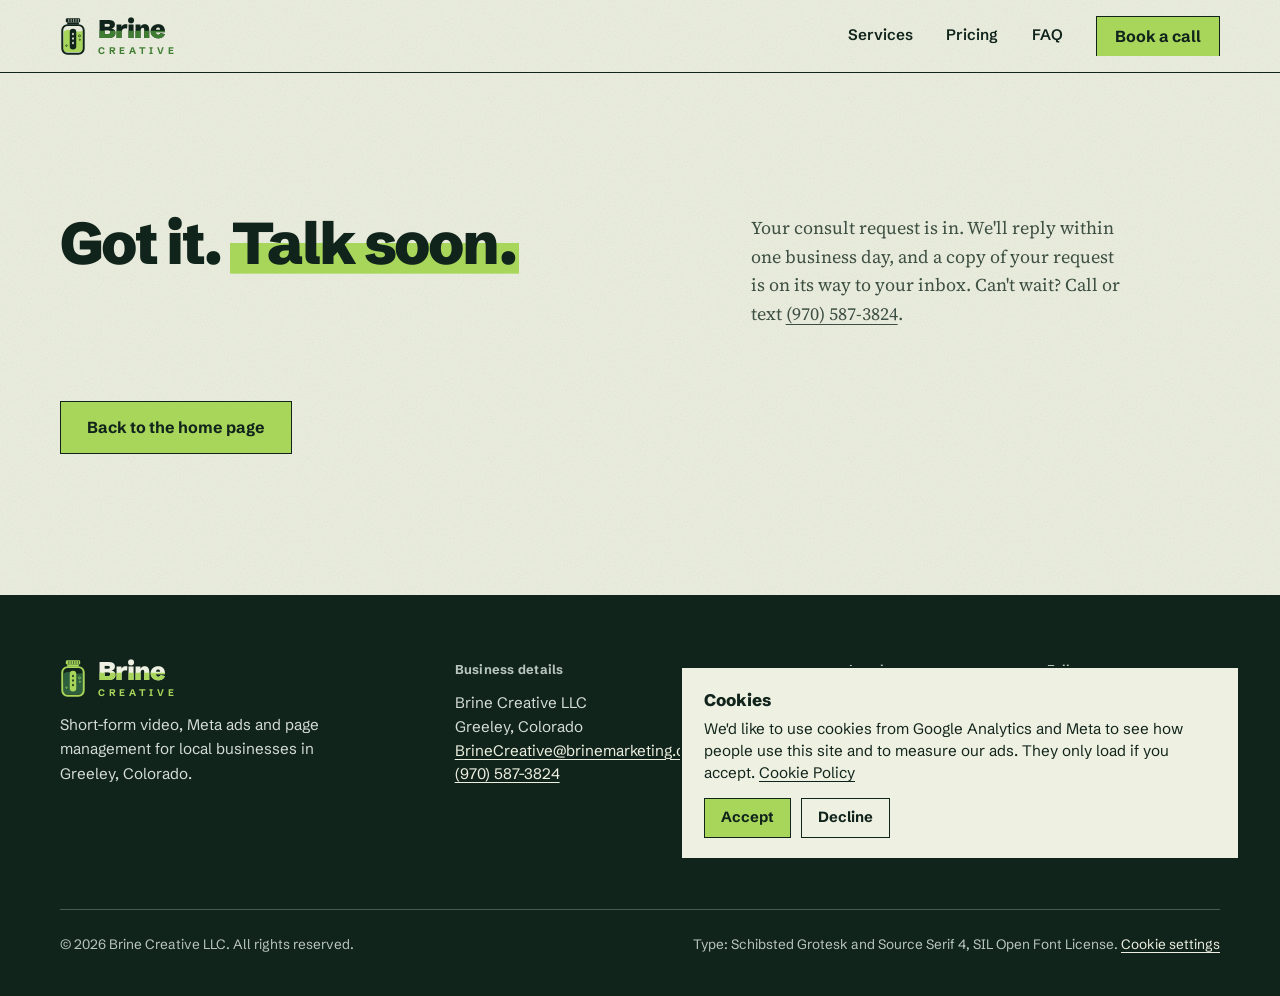
<file: thanks.html>
<!DOCTYPE html>
<html lang="en">
<head>
<meta charset="UTF-8">
<meta property="og:site_name" content="Brine Creative">
<meta name="viewport" content="width=device-width, initial-scale=1">
<title>Request sent | Brine Creative</title>
<meta name="robots" content="noindex">
<meta name="theme-color" content="#f6f7f2">
<link rel="icon" href="data:image/svg+xml,<svg xmlns='http://www.w3.org/2000/svg' viewBox='0 0 40 56'>
<link rel="preload" href="assets/fonts/schibsted-grotesk-latin.woff2" as="font" type="font/woff2" crossorigin>
<link rel="stylesheet" href="styles.css?v=4">
</head>
<body data-page="thanks">
<a class="skip" href="#main">Skip to content</a>
<svg width="0" height="0" style="position:absolute" aria-hidden="true" focusable="false">
  <symbol id="jar" viewBox="0 0 40 56">
    <rect x="9" y="0" width="22" height="6.5" rx="2" fill="currentColor"/>
    <path d="M13.5 1.6v3.4M17.2 1.6v3.4M20.9 1.6v3.4M24.6 1.6v3.4M28.3 1.6v3.4" stroke="var(--jar-ground,#f6f7f2)" stroke-width="1" stroke-linecap="round"/>
    <rect x="11" y="6.5" width="18" height="3" fill="currentColor"/>
    <path d="M6 20 Q14 16 20 19 T35 19 V47 a5 5 0 0 1-5 5 H10 a5 5 0 0 1-5-5 Z" fill="var(--jar-liquid,#a8d65b)"/>
    <rect x="3.5" y="10.5" width="33" height="44" rx="8" fill="none" stroke="currentColor" stroke-width="3"/>
    <rect x="15" y="16" width="10" height="32" rx="5" fill="currentColor"/>
    <ellipse cx="20" cy="24" rx="1.3" ry="1.9" fill="var(--jar-ground,#f6f7f2)"/>
    <ellipse cx="20" cy="31" rx="1.3" ry="1.9" fill="var(--jar-ground,#f6f7f2)"/>
    <ellipse cx="20" cy="38" rx="1.3" ry="1.9" fill="var(--jar-ground,#f6f7f2)"/>
    <circle cx="30" cy="27" r="1.6" fill="none" stroke="currentColor" stroke-width="1"/>
    <circle cx="30.5" cy="33" r="1" fill="none" stroke="currentColor" stroke-width="1"/>
    <circle cx="10" cy="42" r="1.2" fill="none" stroke="currentColor" stroke-width="1"/>
  </symbol>
  <symbol id="plus" viewBox="0 0 24 24"><path d="M12 4v16M4 12h16" fill="none" stroke="currentColor" stroke-width="2" stroke-linecap="round"/></symbol>
  <symbol id="arrow" viewBox="0 0 24 24"><path d="M5 12h14M13 6l6 6-6 6" fill="none" stroke="currentColor" stroke-width="2" stroke-linecap="round" stroke-linejoin="round"/></symbol>
</svg>

<header class="masthead">
  <div class="wrap">
    <a class="brand" href="index.html" aria-label="Brine Creative, home">
      <svg aria-hidden="true"><use href="#jar"/></svg>
      <span class="brand-word" aria-hidden="true"><b class="split" data-w="Brine">Brine</b><small>CREATIVE</small></span>
    </a>
    <button class="menu-btn" type="button" aria-expanded="false" aria-controls="site-nav">Menu</button>
    <nav class="nav" id="site-nav" aria-label="Main">
      <a href="index.html#services">Services</a>
      <a href="index.html#pricing">Pricing</a>
      <a href="index.html#faq">FAQ</a>
      <a class="btn btn-primary" href="index.html#contact">Book a call</a>
    </nav>
  </div>
</header>

<main id="main">
  <section class="section">
    <div class="wrap">
      <div class="section-head">
        <h2>Got it. <span class="brine">Talk soon.</span></h2>
        <p>Your consult request is in. We'll reply within one business day, and a copy of your request is on its way to your inbox. Can't wait? Call or text <a href="tel:+19705873824">(970) 587-3824</a>.</p>
      </div>
      <a class="btn btn-primary" href="index.html">Back to the home page</a>
    </div>
  </section>
</main>

<footer class="foot">
  <div class="wrap">
    <div class="foot-grid">
      <div class="foot-id">
        <a class="brand" href="index.html" aria-label="Brine Creative, home">
          <svg aria-hidden="true"><use href="#jar"/></svg>
          <span class="brand-word" aria-hidden="true"><b class="split" data-w="Brine">Brine</b><small>CREATIVE</small></span>
        </a>
        <p>Short-form video, Meta ads and page management for local businesses in Greeley, Colorado.</p>
      </div>
      <div class="foot-col wide">
        <h2>Business details</h2>
        <address>
          Brine Creative LLC<br>
          Greeley, Colorado<br>
          <a href="mailto:BrineCreative@brinemarketing.com">BrineCreative@brinemarketing.com</a><br>
          <a href="tel:+19705873824">(970) 587-3824</a>
        </address>
      </div>
      <div class="foot-col">
        <h2>Legal</h2>
        <ul>
          <li><a href="privacy.html">Privacy Policy</a></li>
          <li><a href="terms.html">Terms of Service</a></li>
          <li><a href="refunds.html">Refund Policy</a></li>
          <li><a href="cookies.html" aria-current="page">Cookie Policy</a></li>
          <li><a href="privacy.html#delete">Delete my data</a></li>
        </ul>
      </div>
      <div class="foot-col">
        <h2>Follow</h2>
        <ul>
          <li><a href="https://www.instagram.com/brinemarketing" rel="noopener">Instagram</a></li>
          <li><a href="https://www.facebook.com/share/1FNeeoioZK/" rel="noopener">Facebook</a></li>
        </ul>
      </div>
    </div>
    <div class="foot-base">
      <span>&copy; 2026 Brine Creative LLC. All rights reserved.</span>
      <span>Type: Schibsted Grotesk and Source Serif 4, SIL Open Font License. <button class="linkbtn" type="button" data-open-notice>Cookie settings</button></span>
    </div>
  </div>
</footer>

<aside class="notice" id="cookie-notice" aria-labelledby="notice-title" hidden>
  <h2 id="notice-title">Cookies</h2>
  <p>We'd like to use cookies from Google Analytics and Meta to see how people use this site and to measure our ads. They only load if you accept. <a href="cookies.html">Cookie Policy</a></p>
  <div class="row"><button class="btn btn-primary" type="button" data-consent="granted">Accept</button><button class="btn btn-plain" type="button" data-consent="denied">Decline</button></div>
</aside>

<script src="site.js?v=10"></script>
</body>
</html>
</file>
<file: home.css>
/* Brine Creative home page: dark agency layout (pill nav, glowing hero, rounded cards,
   comparison, steps, pricing, FAQ, CTA box) in the Brine pickle palette.
   Fonts are self-hosted under the SIL Open Font License (see assets/fonts/OFL-*.txt). */

@font-face{font-family:"Schibsted Grotesk";src:url("assets/fonts/schibsted-grotesk-latin.woff2") format("woff2");font-weight:400 900;font-style:normal;font-display:swap}

:root{
  --bg:#0a1510;
  --card:#112019;
  --card-2:#16291f;
  --line:rgba(238,240,225,.1);
  --text:#eef0e1;
  --muted:#a9b6ab;
  --lime:#a8d65b;
  --lime-2:#bfe383;
  --brine:#2d5e3e;
  --pickle:#3f7d32;
  --ink:#0a1510;
  --sans:"Schibsted Grotesk",system-ui,-apple-system,"Segoe UI",sans-serif;
  --serif:"Source Serif 4",Georgia,"Times New Roman",serif;
  --r:20px;
  --ease:cubic-bezier(.16,1,.3,1);
}

*,*::before,*::after{box-sizing:border-box}
html{-webkit-text-size-adjust:100%;scroll-padding-top:100px}
@media (prefers-reduced-motion:no-preference){html{scroll-behavior:smooth}}
body{margin:0;background:var(--bg);color:var(--text);font-family:var(--sans);font-size:1rem;line-height:1.6;-webkit-font-smoothing:antialiased}
h1,h2,h3,p,ul,ol,figure{margin:0}
ul,ol{padding:0;list-style:none}
img,svg,video{display:block;max-width:100%}
a{color:inherit}
.hl{font-weight:800;color:var(--lime-2)}
::selection{background:var(--lime);color:var(--ink)}
:focus-visible{outline:2px solid var(--lime);outline-offset:3px;border-radius:6px}
.skip{position:absolute;left:16px;top:-100px;z-index:100;background:var(--lime);color:var(--ink);padding:10px 16px;border-radius:10px;font-weight:700}
.skip:focus{top:12px}
.sr-only{position:absolute;width:1px;height:1px;padding:0;margin:-1px;overflow:hidden;clip:rect(0,0,0,0);white-space:nowrap;border:0}

/* ---------- Buttons ---------- */
.btn{display:inline-flex;align-items:center;justify-content:center;gap:8px;font:600 .95rem/1 var(--sans);text-decoration:none;padding:15px 22px;border-radius:12px;border:0;cursor:pointer;transition:transform .2s var(--ease),background-color .2s,box-shadow .2s}
.btn:hover{transform:translateY(-1px)}
.btn svg{width:16px;height:16px}
.btn-lime{background:var(--lime);color:var(--ink)}
.btn-lime:hover{background:var(--lime-2)}
.btn-dark{background:var(--card-2);color:var(--text);box-shadow:inset 0 0 0 1px var(--line)}
.btn-dark:hover{background:#1d3427}
.btn-sm{padding:11px 16px;font-size:.88rem;border-radius:10px}
.btn[disabled]{opacity:.55;cursor:wait;transform:none}

/* ---------- Pill nav ---------- */
.top{position:fixed;top:14px;left:0;right:0;z-index:50;display:flex;justify-content:center;padding:0 12px;pointer-events:none}
.pill{pointer-events:auto;position:relative;display:flex;align-items:center;gap:6px;padding:7px 7px 7px 16px;border-radius:16px;background:rgba(17,32,25,.78);backdrop-filter:blur(14px);-webkit-backdrop-filter:blur(14px);box-shadow:inset 0 0 0 1px var(--line),0 10px 30px -12px rgba(0,0,0,.6)}
.brand{display:flex;align-items:center;gap:8px;text-decoration:none;font-weight:800;font-size:1.15rem;letter-spacing:-.04em;margin-right:14px;color:var(--text);--jar-liquid:#2d5e3e}
.brand svg{width:17px;height:24px;color:var(--lime)}
.links{display:flex;gap:2px}
.links a{text-decoration:none;font-size:.9rem;font-weight:500;color:var(--muted);padding:9px 12px;border-radius:10px;transition:color .2s,background-color .2s}
.links a:hover{color:var(--text);background:rgba(238,240,225,.06)}
.pill .btn{margin-left:8px}
.menu-btn{display:none;font:600 .88rem/1 var(--sans);background:var(--card-2);color:var(--text);border:0;border-radius:10px;padding:11px 14px;margin-left:6px;cursor:pointer;box-shadow:inset 0 0 0 1px var(--line)}

/* ---------- Hero ---------- */
.hero{position:relative;overflow:hidden;min-height:100vh;min-height:100svh;display:flex;flex-direction:column;align-items:center;text-align:center;padding:170px 20px 260px}
.badge{display:inline-flex;align-items:center;gap:10px;font-size:.85rem;font-weight:500;color:var(--muted);padding:8px 14px;border-radius:999px;background:var(--card);box-shadow:inset 0 0 0 1px var(--line)}
.dot{width:8px;height:8px;border-radius:50%;background:var(--lime)}
.hero h1{margin-top:26px;max-width:15ch;font-weight:600;font-size:clamp(2.7rem,6.6vw,5.6rem);line-height:1.02;letter-spacing:-.045em}
.lead{margin-top:22px;max-width:56ch;color:var(--muted);font-size:1.1rem}
.cta-row{display:flex;flex-wrap:wrap;justify-content:center;gap:12px;margin-top:32px}
.glow{position:absolute;left:50%;bottom:-120px;width:min(980px,120vw);height:440px;transform:translateX(-50%);pointer-events:none;z-index:-1;filter:blur(70px);opacity:.9;
  background:radial-gradient(30% 45% at 50% 55%,rgba(191,227,131,.9),transparent 70%),radial-gradient(35% 50% at 32% 60%,rgba(63,125,50,.95),transparent 70%),radial-gradient(35% 50% at 68% 60%,rgba(45,94,62,.95),transparent 70%)}
.hero>*:not(.glow){position:relative}
@media (prefers-reduced-motion:no-preference){.glow{animation:breathe 9s ease-in-out infinite}}
@keyframes breathe{50%{opacity:.65;transform:translateX(-50%) scale(1.08)}}

/* ---------- Strip ---------- */
.strip{padding:10px 0 30px;text-align:center}
.strip>p{font-size:.9rem;color:var(--muted)}
.marquee{margin-top:22px;overflow:hidden;-webkit-mask-image:linear-gradient(90deg,transparent,#000 15%,#000 85%,transparent);mask-image:linear-gradient(90deg,transparent,#000 15%,#000 85%,transparent)}
.marquee-track{display:flex;width:max-content;gap:56px;padding-right:56px;font-size:1.4rem;font-weight:700;letter-spacing:-.03em;color:#cfd8cf}
@media (prefers-reduced-motion:no-preference){.marquee-track{animation:slide 40s linear infinite}}
@keyframes slide{to{transform:translateX(-50%)}}

/* ---------- Sections ---------- */
.sec{padding:clamp(80px,10vw,130px) 20px}
.head{max-width:760px;margin:0 auto 56px;text-align:center}
.tag{display:inline-block;font-size:.82rem;font-weight:600;padding:7px 13px;border-radius:9px;background:var(--card-2);box-shadow:inset 0 0 0 1px var(--line);margin-bottom:22px}
.head h2,.cta-box h2{font-weight:600;font-size:clamp(2.2rem,4.8vw,3.8rem);line-height:1.06;letter-spacing:-.04em}
.head p:not(.tag){margin:18px auto 0;max-width:54ch;color:var(--muted);font-size:1.05rem}
.card{position:relative;overflow:hidden;border-radius:var(--r);background:var(--card);box-shadow:inset 0 0 0 1px var(--line)}

/* Our work */
.reels{display:grid;grid-template-columns:repeat(3,1fr);gap:20px;max-width:940px;margin:0 auto}
.reel{padding:12px;border-radius:var(--r);background:var(--card);box-shadow:inset 0 0 0 1px var(--line)}
.reel-ph,.reel video{aspect-ratio:9/16;width:100%;border-radius:12px;object-fit:cover;background:var(--card-2)}
.reel-ph{display:grid;place-items:center;background:radial-gradient(120% 70% at 50% 110%,rgba(168,214,91,.35),transparent 60%),linear-gradient(170deg,var(--brine),#12261a 70%)}
.reel-play{width:64px;height:64px;padding:20px 18px 20px 22px;border-radius:50%;background:var(--lime);color:var(--ink)}
.reel figcaption{padding:14px 6px 4px;font-size:.92rem;color:var(--muted)}
.reel figcaption b{display:block;color:var(--text);font-weight:600}

/* Statement */
.statement{max-width:1000px;margin:0 auto;padding:clamp(60px,8vw,110px) 20px;text-align:center}
.statement p{font-size:clamp(1.6rem,3.3vw,2.6rem);font-weight:500;line-height:1.3;letter-spacing:-.03em}
.statement .btn{margin-top:34px}

/* Services */
.svc{display:grid;grid-template-columns:1fr 1fr;gap:20px;max-width:1100px;margin:0 auto}
.svc .card{padding:clamp(36px,5vw,56px) clamp(24px,4vw,44px);text-align:center}
.svc .wide{grid-column:span 2}
.svc .card::before{content:"";position:absolute;width:340px;height:340px;border-radius:50%;filter:blur(60px);opacity:.55;pointer-events:none;background:radial-gradient(circle,var(--pickle),transparent 65%)}
.g-tl::before{top:-200px;left:-160px}
.g-tr::before{top:-200px;right:-160px;background:radial-gradient(circle,var(--lime),transparent 65%)!important;opacity:.35!important}
.g-bl::before{bottom:-220px;left:-120px}
.g-bl::after{content:"";position:absolute;width:340px;height:340px;border-radius:50%;filter:blur(60px);opacity:.35;pointer-events:none;top:-220px;right:-120px;background:radial-gradient(circle,var(--lime),transparent 65%)}
.svc h3{position:relative;font-weight:600;font-size:clamp(1.7rem,3vw,2.4rem);letter-spacing:-.035em}
.svc p{position:relative;margin:12px auto 0;max-width:46ch;color:var(--muted)}
.svc ul{position:relative;display:flex;flex-wrap:wrap;justify-content:center;gap:8px;margin-top:24px}
.svc li{font-size:.85rem;font-weight:500;padding:7px 12px;border-radius:999px;background:rgba(238,240,225,.05);box-shadow:inset 0 0 0 1px var(--line)}

/* Comparison */
.compare{display:grid;grid-template-columns:1fr 1fr;gap:20px;max-width:920px;margin:0 auto}
.compare .col{padding:36px 32px;border-radius:var(--r)}
.compare h3{display:flex;align-items:center;gap:10px;font-weight:600;font-size:1.5rem;letter-spacing:-.03em;margin-bottom:22px}
.compare li{display:flex;gap:12px;align-items:flex-start;padding:10px 0;font-size:1rem}
.compare li svg{width:20px;height:20px;flex:none;margin-top:2px}
.them{color:var(--muted)}
.them h3{color:var(--muted)}
.us{position:relative;overflow:hidden;background:linear-gradient(160deg,rgba(63,125,50,.35),var(--card) 55%);box-shadow:inset 0 0 0 1px rgba(168,214,91,.35)}
.us li svg{color:var(--lime)}
.us-jar{width:20px;height:28px;color:var(--lime);--jar-liquid:#2d5e3e;--jar-ground:#16291f}

/* Process */
.steps{display:grid;grid-template-columns:repeat(4,1fr);gap:28px;max-width:1140px;margin:0 auto;text-align:center}
.ico{display:block;margin:0 auto 18px;color:var(--lime)}
.ico svg{width:38px;height:38px;margin:0 auto}
.steps h3{font-weight:600;font-size:1.3rem;letter-spacing:-.025em}
.steps p{margin-top:8px;color:var(--muted);font-size:.98rem}

/* Plans */
.plans{display:grid;grid-template-columns:repeat(4,1fr);gap:16px;max-width:1200px;margin:0 auto;align-items:stretch}
.plan{position:relative;display:flex;flex-direction:column;padding:30px 26px;border-radius:var(--r);background:var(--card);box-shadow:inset 0 0 0 1px var(--line)}
.plan.hot{background:linear-gradient(180deg,rgba(168,214,91,.14),var(--card) 45%);box-shadow:inset 0 0 0 1.5px var(--lime)}
.flag{position:absolute;top:18px;right:18px;font-size:.75rem;font-weight:700;color:var(--ink);background:var(--lime);padding:5px 10px;border-radius:999px}
.plan h3{font-weight:600;font-size:1.25rem;letter-spacing:-.02em}
.plan .sub{margin-top:4px;font-size:.9rem;color:var(--muted)}
.plan .price{margin-top:22px;font-weight:700;font-size:2.6rem;line-height:1;letter-spacing:-.045em}
.plan .price small{font-size:.95rem;font-weight:500;letter-spacing:0;color:var(--muted)}
.plan .per{margin-top:8px;font-size:.88rem;font-weight:600;color:var(--lime-2)}
.plan .btn{margin:24px 0 22px;width:100%}
.plan ul{display:grid;gap:10px;font-size:.93rem;color:#d3dbd3}
.plan li{display:flex;gap:10px;align-items:flex-start}
.plan li svg{width:18px;height:18px;flex:none;margin-top:2px;color:var(--lime)}
.addons{max-width:1200px;margin:28px auto 0}
.addons-title{font-weight:600;font-size:1.6rem;letter-spacing:-.02em;margin-bottom:14px}
.addons-title span{font-size:.92rem;font-weight:500;color:var(--muted);margin-left:6px}
.addon-grid{display:grid;grid-template-columns:repeat(4,1fr);gap:16px}
.addon{display:flex;flex-direction:column;padding:24px 22px;border-radius:var(--r);background:var(--card);box-shadow:inset 0 0 0 1px var(--line)}
.addon h4{margin:0;font-weight:600;font-size:1.25rem;line-height:1.25;letter-spacing:-.02em}
.addon-desc{margin-top:8px;color:var(--muted);font-size:.92rem;flex:1}
.addon-price{margin-top:18px;font-weight:700;font-size:1.8rem;letter-spacing:-.04em;white-space:nowrap}
.addon-price small{font-size:.85rem;font-weight:500;letter-spacing:0;color:var(--muted)}
.addon .btn{margin-top:14px;width:100%}
.addon.soon{box-shadow:inset 0 0 0 1px var(--line);background:transparent}
.soon-tag{align-self:flex-start;font-size:.75rem;font-weight:700;color:var(--ink);background:var(--lime);padding:5px 10px;border-radius:999px;margin-bottom:12px}
.addon-pick{border:0;padding:0;margin:0 0 16px}
.addon-pick legend{font-size:.88rem;font-weight:600;margin-bottom:10px;padding:0}
.addon-checks{display:grid;grid-template-columns:1fr 1fr;gap:0 16px}
@media (max-width:1020px){.addon-grid{grid-template-columns:repeat(2,1fr)}}
@media (max-width:560px){.addon-grid,.addon-checks{grid-template-columns:1fr}}
.notes{display:grid;grid-template-columns:repeat(3,1fr);gap:20px;max-width:1200px;margin:28px auto 0}
.notes p{font-size:.93rem;color:var(--muted);padding:18px 20px;border-radius:14px;box-shadow:inset 0 0 0 1px var(--line)}
.notes b{color:var(--text)}

/* Founder */
.founder{max-width:320px;margin:0 auto;padding:12px;border-radius:var(--r);background:var(--card);box-shadow:inset 0 0 0 1px var(--line);text-align:center}
.founder img,.founder-ph{width:100%;height:auto;aspect-ratio:4/5;border-radius:12px;object-fit:cover;object-position:50% 20%}
.founder-ph{display:grid;place-items:center;background:radial-gradient(90% 60% at 50% 100%,rgba(168,214,91,.3),transparent 60%),linear-gradient(170deg,var(--brine),#12261a)}
.founder-ph svg{width:72px;height:100px;color:var(--lime);opacity:.85;--jar-liquid:#1d3f2a;--jar-ground:#1d3f2a}
.founder figcaption{padding:16px 6px 6px;color:var(--muted);font-size:.92rem}
.founder figcaption b{display:block;color:var(--text);font-weight:600;font-size:1.1rem}

/* FAQ */
.faq{max-width:820px;margin:0 auto;display:grid;gap:10px}
.faq details{border-radius:14px;background:var(--card);box-shadow:inset 0 0 0 1px var(--line);padding:0 22px}
.faq summary{list-style:none;cursor:pointer;display:flex;justify-content:space-between;align-items:center;gap:20px;padding:20px 0;font-weight:600;font-size:1.02rem}
.faq summary::-webkit-details-marker{display:none}
.faq summary svg{width:20px;height:20px;flex:none;color:var(--muted);transition:transform .25s var(--ease)}
.faq details[open] summary svg{transform:rotate(45deg);color:var(--lime)}
.faq .ans{padding:0 0 22px;color:var(--muted);max-width:68ch}
.faq .ans a{color:var(--lime-2)}

/* CTA + form */
.cta-box{position:relative;overflow:hidden;isolation:isolate;max-width:1040px;margin:0 auto;padding:clamp(48px,7vw,80px) clamp(20px,5vw,64px);border-radius:28px;background:var(--card);box-shadow:inset 0 0 0 1px var(--line);text-align:center}
.cta-box>p{margin:18px auto 0;max-width:54ch;color:var(--muted);font-size:1.05rem}
.cta-box .direct{display:flex;flex-wrap:wrap;justify-content:center;gap:6px 12px;font-weight:600;color:var(--text)}
.direct a{text-decoration:none;overflow-wrap:anywhere}
.direct a:hover{color:var(--lime-2)}
.direct span{color:var(--muted)}
.glow.small{top:-260px;bottom:auto;height:420px;opacity:.45}
.book{max-width:720px;margin:44px auto 0;text-align:left}
.row2{display:grid;grid-template-columns:1fr 1fr;gap:0 16px}
.field{display:flex;flex-direction:column;gap:7px;margin-bottom:16px}
.field label{font-size:.88rem;font-weight:600}
.hint{font-weight:400;color:var(--muted)}
.field input,.field select,.field textarea{font:inherit;font-size:1rem;color:var(--text);background:var(--bg);border:0;border-radius:12px;padding:14px 16px;width:100%;box-shadow:inset 0 0 0 1px var(--line);transition:box-shadow .2s}
.field select{appearance:none;background-image:url("data:image/svg+xml,%3Csvg xmlns='http://www.w3.org/2000/svg' viewBox='0 0 24 24' fill='none' stroke='%23a9b6ab' stroke-width='2' stroke-linecap='round' stroke-linejoin='round'%3E%3Cpath d='m6 9 6 6 6-6'/%3E%3C/svg%3E");background-repeat:no-repeat;background-position:right 14px center;background-size:18px;padding-right:42px}
.field select option{background:var(--card);color:var(--text)}
.field textarea{min-height:110px;resize:vertical}
.field input:focus,.field select:focus,.field textarea:focus{outline:none;box-shadow:inset 0 0 0 1.5px var(--lime)}
.field input::placeholder,.field textarea::placeholder{color:#7f8c82;opacity:1}
.field [aria-invalid="true"]{box-shadow:inset 0 0 0 1.5px #ff8a7a}
.err{font-size:.85rem;font-weight:600;color:#ff9d8f}
.consents{border:0;padding:0;margin:6px 0 0}
.consent{display:grid;grid-template-columns:auto 1fr;gap:12px;align-items:start;margin-bottom:12px;font-size:.93rem;line-height:1.45;color:#d3dbd3}
.consent a{color:var(--lime-2)}
.consent input{appearance:none;width:20px;height:20px;margin:1px 0 0;border-radius:6px;background:var(--bg);box-shadow:inset 0 0 0 1.5px var(--muted);display:grid;place-content:center;cursor:pointer}
.consent input::after{content:"";width:11px;height:11px;transform:scale(0);transition:transform .15s var(--ease);background:var(--ink);clip-path:polygon(14% 44%,0 65%,50% 100%,100% 16%,80% 0,43% 62%)}
.consent input:checked{background:var(--lime);box-shadow:none}
.consent input:checked::after{transform:scale(1)}
.consent input[aria-invalid="true"]{box-shadow:inset 0 0 0 1.5px #ff8a7a}
.consent .opt{color:var(--muted)}
.form-foot{display:flex;flex-wrap:wrap;align-items:center;gap:16px;margin-top:18px}
.form-foot p{flex:1 1 220px;font-size:.88rem;color:var(--muted)}
.form-status{margin-top:18px;padding:14px 16px;border-radius:12px;font-weight:600;box-shadow:inset 0 0 0 1px var(--line)}
.form-status[data-kind="ok"]{background:rgba(168,214,91,.14);color:var(--lime-2)}
.form-status[data-kind="error"]{background:rgba(255,138,122,.1);color:#ff9d8f}

/* ---------- Footer ---------- */
.foot{border-top:1px solid var(--line);padding:70px 20px 26px}
.foot-grid{display:grid;grid-template-columns:2fr 1fr 1fr 1.4fr;gap:32px;max-width:1200px;margin:0 auto}
.foot-grid>div{display:flex;flex-direction:column;gap:8px}
.foot-grid h3{margin:0;font-size:.95rem;font-weight:600;margin-bottom:6px}
.foot-grid a{text-decoration:none;color:var(--muted);font-size:.93rem;overflow-wrap:anywhere;width:fit-content}
.foot-grid a:hover{color:var(--lime-2)}
.foot .brand.big{font-size:1.6rem;margin-bottom:6px}
.foot .brand.big svg{width:22px;height:31px}
.foot-id p{color:var(--muted);font-size:.93rem;max-width:34ch}
.foot-id .area{margin-top:6px;color:#cfd8cf}
.foot-base{display:flex;flex-wrap:wrap;justify-content:space-between;gap:10px 20px;max-width:1200px;margin:50px auto 0;padding-top:22px;border-top:1px solid var(--line);font-size:.85rem;color:var(--muted)}
.linkbtn{font:inherit;color:var(--muted);background:none;border:0;padding:0;text-decoration:underline;text-underline-offset:.2em;cursor:pointer}
.linkbtn:hover{color:var(--text)}

/* Cookie notice */
.notice{position:fixed;right:16px;bottom:16px;left:16px;z-index:60;max-width:420px;margin-left:auto;padding:20px 22px;border-radius:16px;background:var(--card-2);box-shadow:inset 0 0 0 1px var(--line);font-size:.92rem;line-height:1.45;color:var(--muted)}
.notice[hidden]{display:none}
.notice h2{font-size:1rem;font-weight:700;color:var(--text);margin-bottom:6px}
.notice a{color:var(--lime-2)}
.notice .row{display:flex;flex-wrap:wrap;gap:10px;margin-top:14px}

/* Scroll reveal (only applied to elements home.js tags) */
@media (prefers-reduced-motion:no-preference){
  .rv{opacity:0;transform:translateY(24px);transition:opacity .8s var(--ease),transform .8s var(--ease)}
  .rv.in{opacity:1;transform:none}
}

/* ---------- Responsive ---------- */
@media (max-width:1020px){
  .plans{grid-template-columns:repeat(2,1fr)}
  .steps{grid-template-columns:repeat(2,1fr);row-gap:44px}
  .foot-grid{grid-template-columns:1fr 1fr}
}
@media (max-width:760px){
  .links{display:none;position:absolute;top:calc(100% + 8px);left:0;right:0;flex-direction:column;padding:8px;border-radius:16px;background:var(--card);box-shadow:inset 0 0 0 1px var(--line),0 20px 40px -20px rgba(0,0,0,.7)}
  .links.open{display:flex}
  .links a{padding:14px}
  .menu-btn{display:block}
  .brand{margin-right:auto}
  .pill{width:100%;max-width:520px}
  .svc,.compare,.notes{grid-template-columns:1fr}
  .svc .wide{grid-column:auto}
  .reels{grid-template-columns:none;grid-auto-flow:column;grid-auto-columns:72%;overflow-x:auto;scroll-snap-type:x mandatory;padding-bottom:6px;scrollbar-width:none}
  .reels::-webkit-scrollbar{display:none}
  .reel{scroll-snap-align:center}
  .hero{padding:140px 18px 200px}
}
@media (max-width:560px){
  .plans,.steps,.row2,.foot-grid{grid-template-columns:1fr}
  .compare .col{padding:28px 22px}
  .cta-row .btn{flex:1 1 100%}
}

/* ---------- About page ---------- */
.hero-short{min-height:0;padding:170px 20px 150px}
.hero-short h1{max-width:17ch}
.story{display:grid;grid-template-columns:320px 1fr;gap:clamp(32px,6vw,80px);max-width:1100px;margin:0 auto;align-items:start}
.story-photo{position:sticky;top:110px;margin:0}
.chapters{display:grid;gap:20px}
.chapter{padding:clamp(28px,4vw,44px);border-radius:var(--r);background:var(--card);box-shadow:inset 0 0 0 1px var(--line)}
.chapter .tag{margin-bottom:16px}
.chapter h3{font-weight:600;font-size:clamp(1.5rem,2.6vw,2rem);line-height:1.15;letter-spacing:-.035em}
.chapter p:not(.tag){margin-top:14px;color:var(--muted);font-size:1.02rem;max-width:62ch}
.chapter b{color:var(--text)}
.lessons .card h3{font-size:clamp(1.5rem,2.6vw,2rem)}
.statement .tag{font-size:.82rem;font-weight:600;letter-spacing:0;line-height:1.4}
.life{columns:3 260px;column-gap:16px;max-width:1100px;margin:0 auto}
.life-item{break-inside:avoid;margin:0 0 16px;padding:10px;border-radius:var(--r);background:var(--card);box-shadow:inset 0 0 0 1px var(--line)}
.life-item img{display:block;width:100%;height:auto;border-radius:12px}
.life-item figcaption{padding:10px 4px 2px;font-size:.88rem;color:var(--muted)}
.team-more{text-align:center;margin-top:28px}
@media (max-width:860px){.story{grid-template-columns:1fr}.story-photo{position:static;max-width:320px;margin:0 auto}}

/* ---------- Multi-step booking form ---------- */
.book:not(.ms) .ms-progress{display:none}
.book.ms .step:not(.on){display:none}
.form-foot [hidden]{display:none}
.ms-progress{margin-bottom:28px}
.ms-progress-top{display:flex;justify-content:space-between;font-size:.85rem;font-weight:600;color:var(--muted);margin-bottom:10px}
.ms-track{height:8px;border-radius:999px;background:var(--bg);box-shadow:inset 0 0 0 1px var(--line);overflow:hidden}
.ms-fill{height:100%;width:100%;background:var(--lime);transform:scaleX(0);transform-origin:left;transition:transform .4s var(--ease)}
.step{border:0;padding:0;margin:0 0 8px;min-width:0}
.step legend{display:block;width:100%;padding:0;margin-bottom:20px;font-weight:600;font-size:clamp(1.35rem,2.6vw,1.7rem);line-height:1.2;letter-spacing:-.025em;outline:none}
.step legend .hint{display:block;margin-top:6px;font-size:.95rem;letter-spacing:0}
.book:not(.ms) .step{margin-bottom:36px}
.choices{display:grid;grid-template-columns:1fr 1fr;gap:12px}
.choice{position:relative;display:block;cursor:pointer}
.choice input{position:absolute;opacity:0;width:1px;height:1px}
.choice>span{display:flex;flex-direction:column;justify-content:center;gap:4px;min-height:64px;height:100%;padding:16px 18px;border-radius:14px;background:var(--bg);box-shadow:inset 0 0 0 1px var(--line);font-weight:600;transition:box-shadow .2s,background-color .2s,transform .15s var(--ease)}
.choice b{font-weight:600}
.choice small{font-size:.88rem;font-weight:500;color:var(--muted)}
.choice:hover>span{box-shadow:inset 0 0 0 1px rgba(168,214,91,.55)}
.choice:active>span{transform:scale(.98)}
.choice input:checked+span{background:rgba(168,214,91,.14);box-shadow:inset 0 0 0 1.5px var(--lime)}
.choice input:checked+span small{color:var(--lime-2)}
.choice input:focus-visible+span{outline:2px solid var(--lime);outline-offset:2px}
.choice.wide{grid-column:1/-1}
@media (prefers-reduced-motion:no-preference){.book.ms .step.on{animation:stepIn .35s var(--ease)}}
@keyframes stepIn{from{opacity:0;transform:translateY(10px)}}
@media (max-width:560px){.choices{grid-template-columns:1fr}}
</file>
<file: styles.css>
/* Brine Creative: editorial minimalism.
   Fonts are self-hosted under the SIL Open Font License (see assets/fonts/OFL-*.txt). */

@font-face{font-family:"Schibsted Grotesk";src:url("assets/fonts/schibsted-grotesk-latin.woff2") format("woff2");font-weight:400 900;font-style:normal;font-display:swap}
@font-face{font-family:"Source Serif 4";src:url("assets/fonts/source-serif-4-latin.woff2") format("woff2");font-weight:400 600;font-style:normal;font-display:swap}
@font-face{font-family:"Source Serif 4";src:url("assets/fonts/source-serif-4-italic-latin.woff2") format("woff2");font-weight:400;font-style:italic;font-display:swap}

:root{
  --paper:#f6f7f2;
  --ink:#11241b;
  --ink-2:#3d4f43;          /* secondary text, 7.4:1 on paper */
  --rule:#11241b;
  --rule-soft:rgba(17,36,27,.18);
  --lime:#a8d65b;           /* the one accent: the brine line */
  --lime-deep:#93c24a;
  --focus:#11241b;
  --sans:"Schibsted Grotesk",system-ui,-apple-system,"Segoe UI",sans-serif;
  --serif:"Source Serif 4",Georgia,"Times New Roman",serif;
  --max:1240px;
  --gutter:clamp(16px,4vw,40px);
  --space-1:8px;--space-2:16px;--space-3:24px;--space-4:40px;--space-5:64px;--space-6:clamp(80px,11vw,152px);
  --ease-out:cubic-bezier(.16,1,.3,1);
  --dur:.24s;
}

*,*::before,*::after{box-sizing:border-box}
html{-webkit-text-size-adjust:100%;scroll-padding-top:88px}
@media (prefers-reduced-motion:no-preference){html{scroll-behavior:smooth}}
body{margin:0;background:var(--paper);color:var(--ink);font-family:var(--serif);font-size:1.125rem;line-height:1.6;font-optical-sizing:auto;-webkit-font-smoothing:antialiased;text-rendering:optimizeLegibility}
img,svg{display:block;max-width:100%}
h1,h2,h3,h4{font-family:var(--sans);margin:0;text-wrap:balance;color:var(--ink)}
p{margin:0}
p,li,dd{text-wrap:pretty}
a{color:inherit;text-decoration-thickness:1px;text-underline-offset:.22em}
a:hover{text-decoration-thickness:2px}
::selection{background:var(--lime);color:var(--ink)}
:focus-visible{outline:3px solid var(--focus);outline-offset:3px;border-radius:2px}
html{scrollbar-color:var(--ink-2) var(--paper)}

.wrap{max-width:var(--max);margin:0 auto;padding:0 var(--gutter)}
.skip{position:absolute;left:var(--gutter);top:-100px;z-index:100;background:var(--ink);color:var(--paper);padding:10px 16px;font-family:var(--sans);font-weight:700;text-decoration:none}
.skip:focus{top:12px}
.sr-only{position:absolute;width:1px;height:1px;padding:0;margin:-1px;overflow:hidden;clip:rect(0,0,0,0);white-space:nowrap;border:0}

/* ---------- Masthead ---------- */
.masthead{position:sticky;top:0;z-index:40;background:var(--paper);border-bottom:1px solid var(--rule)}
.masthead .wrap{display:flex;align-items:center;justify-content:space-between;gap:var(--space-3);min-height:72px}
.brand{display:flex;align-items:center;gap:12px;text-decoration:none;color:var(--ink)}
.brand svg{width:26px;height:37px;flex:none}
.brand-word{display:flex;flex-direction:column;line-height:1}
.brand-word b{font-family:var(--sans);font-weight:900;font-size:1.6rem;letter-spacing:-.04em}
.split{position:relative;display:inline-block}
.split::after{content:attr(data-w);position:absolute;inset:0;color:var(--split-lo,#3f7d32);clip-path:inset(54% 0 0 0)}
.brand{--jar-ground:var(--paper)}
.brand-word small{font-family:var(--sans);font-size:.6rem;font-weight:700;letter-spacing:.38em;margin-top:3px;color:#3f7d32}
.nav{display:flex;align-items:center;gap:clamp(16px,2.6vw,36px);font-family:var(--sans);font-size:.95rem;font-weight:600}
.nav a{text-decoration:none;padding:6px 0;border-bottom:2px solid transparent;transition:border-color var(--dur) var(--ease-out)}
.nav a:hover{border-bottom-color:var(--ink)}
.nav a[aria-current="page"]{border-bottom-color:var(--lime)}
.nav .btn{border-bottom:0;padding:10px 18px}
.menu-btn{display:none;font:inherit;font-family:var(--sans);font-weight:700;background:none;border:1px solid var(--ink);color:var(--ink);padding:8px 14px;cursor:pointer}

/* ---------- Buttons ---------- */
.btn{display:inline-flex;align-items:center;justify-content:center;gap:10px;font-family:var(--sans);font-weight:700;font-size:1rem;line-height:1.2;padding:16px 26px;border:1px solid var(--ink);border-radius:0;text-decoration:none;cursor:pointer;transition:background-color var(--dur) var(--ease-out),color var(--dur) var(--ease-out),box-shadow var(--dur) var(--ease-out)}
.btn-primary{background:var(--lime);color:var(--ink)}
.btn-primary:hover{background:var(--lime-deep);box-shadow:0 6px 16px -8px rgba(17,36,27,.45)}
.btn-plain{background:transparent;color:var(--ink)}
.btn-plain:hover{background:var(--ink);color:var(--paper)}
.btn svg{width:18px;height:18px;flex:none}
.btn[disabled]{opacity:.5;cursor:not-allowed}

/* the brine line: hard-edged lime fill across the lower half of a word, like the wordmark */
.brine{background-image:linear-gradient(var(--lime),var(--lime));background-repeat:no-repeat;background-position:0 88%;background-size:100% 42%;padding:0 .04em;box-decoration-break:clone;-webkit-box-decoration-break:clone}
@media (prefers-reduced-motion:no-preference){
  .js .brine.rise{background-size:0% 42%;transition:background-size 1.1s var(--ease-out) .25s}
  .js .brine.rise.in{background-size:100% 42%}
}

/* ---------- Hero ---------- */
.hero{padding:clamp(56px,9vw,120px) 0 var(--space-5)}
.hero h1{font-weight:900;font-size:clamp(2.75rem,8.4vw,7rem);line-height:.96;letter-spacing:-.04em;max-width:18ch}
.hero h1 .brine{white-space:nowrap}
.dek{display:grid;grid-template-columns:repeat(12,1fr);gap:var(--space-3);margin-top:clamp(40px,6vw,72px);padding-top:var(--space-3);border-top:1px solid var(--rule)}
.dek-lead{grid-column:1 / span 5;font-size:clamp(1.15rem,1.6vw,1.35rem);line-height:1.5}
.dek-act{grid-column:7 / span 3;display:flex;flex-direction:column;align-items:flex-start;gap:14px}
.dek-act .phone{font-family:var(--sans);font-weight:600;font-size:1rem}
.dek-note{grid-column:10 / span 3;font-family:var(--sans);font-size:.95rem;line-height:1.45;color:var(--ink-2)}
.dek-note strong{display:block;font-size:2.25rem;line-height:1;letter-spacing:-.03em;color:var(--ink);font-weight:800;margin-bottom:6px}

/* ---------- Facts bar (trust) ---------- */
.facts{border-top:1px solid var(--rule);border-bottom:1px solid var(--rule)}
.facts ul{list-style:none;margin:0;padding:0;display:grid;grid-template-columns:repeat(4,1fr)}
.facts li{padding:22px var(--space-3) 22px 0;font-family:var(--sans);font-size:.95rem;line-height:1.35;color:var(--ink-2)}
.facts li+li{padding-left:var(--space-3);border-left:1px solid var(--rule-soft)}
.facts b{display:block;color:var(--ink);font-weight:800;font-size:1.05rem;margin-bottom:2px}

/* ---------- Sections ---------- */
.section{padding:var(--space-6) 0}
.section-head{display:grid;grid-template-columns:repeat(12,1fr);gap:var(--space-3);margin-bottom:clamp(40px,6vw,72px)}
.section-head h2{grid-column:1 / span 7;font-weight:850;font-size:clamp(2.1rem,4.6vw,3.75rem);line-height:1;letter-spacing:-.035em}
.section-head p{grid-column:8 / span 5;align-self:end;color:var(--ink-2);max-width:42ch}

/* Services: an editorial list, not cards */
.svc{border-top:1px solid var(--rule)}
.svc-row{display:grid;grid-template-columns:repeat(12,1fr);gap:var(--space-3);padding:clamp(28px,4vw,44px) 0;border-bottom:1px solid var(--rule-soft)}
.svc-row h3{grid-column:1 / span 4;font-size:clamp(1.5rem,2.4vw,2rem);font-weight:800;letter-spacing:-.02em;line-height:1.1}
.svc-row p{grid-column:5 / span 4}
.svc-row ul{grid-column:9 / span 4;list-style:none;margin:0;padding:0;font-family:var(--sans);font-size:.98rem;line-height:1.5}
.svc-row li{padding:6px 0;border-bottom:1px solid var(--rule-soft)}
.svc-row li:last-child{border-bottom:0}

/* Process: the order matters, so it's numbered */
.steps{list-style:none;margin:0;padding:0;display:grid;grid-template-columns:repeat(4,1fr);gap:var(--space-3);counter-reset:s}
.steps li{counter-increment:s;padding-top:var(--space-2);border-top:2px solid var(--ink)}
.steps li::before{content:counter(s);display:block;font-family:var(--sans);font-weight:900;font-size:1rem;margin-bottom:var(--space-2)}
.steps h3{font-size:1.3rem;font-weight:800;margin-bottom:8px;letter-spacing:-.01em}
.steps p{font-size:1.02rem;color:var(--ink-2)}

/* Pricing: a rate card */
.rate{width:100%;border-collapse:collapse;font-family:var(--sans)}
.rate caption{text-align:left;caption-side:bottom;padding-top:var(--space-3);font-family:var(--serif);color:var(--ink-2);font-size:1rem}
.rate th,.rate td{text-align:left;vertical-align:top;padding:22px var(--space-3) 22px 0;border-bottom:1px solid var(--rule-soft)}
.rate thead th{font-size:.85rem;font-weight:700;color:var(--ink-2);padding-top:0;padding-bottom:12px;border-bottom:2px solid var(--ink)}
.rate tbody th{font-size:1.35rem;font-weight:800;letter-spacing:-.015em;width:28%}
.rate tbody th span{display:block;font-family:var(--serif);font-weight:400;font-size:1rem;letter-spacing:0;color:var(--ink-2);margin-top:4px}
.rate .price{font-variant-numeric:tabular-nums;font-size:1.9rem;font-weight:800;letter-spacing:-.03em;white-space:nowrap}
.rate .price + small.per,.rate small.per{display:block;margin-top:4px;font-size:.95rem;font-weight:600;color:var(--ink-2)}
.rate .price .sep{font-variant-numeric:normal;font-feature-settings:normal}
.rate .price small{font-size:.95rem;font-weight:600;letter-spacing:0;color:var(--ink-2)}
.rate td.act{text-align:right;padding-right:0;white-space:nowrap}
.rate td[data-label="Price"]{width:21%;white-space:nowrap}
.rate .btn{padding:12px 18px;font-size:.95rem}
.rate-notes{display:grid;grid-template-columns:repeat(3,1fr);gap:var(--space-3);margin-top:var(--space-5);font-size:1rem}
.rate-notes h3{font-size:1.05rem;font-weight:800;margin-bottom:6px}
.rate-notes p{color:var(--ink-2)}

/* Why: a quiet ink field, the page's one dark passage */
.ink-field{background:var(--ink);color:var(--paper)}
.ink-field h2,.ink-field h3{color:var(--paper)}
.ink-field .section-head p{color:#c9d3cc}
.why{display:grid;grid-template-columns:repeat(2,1fr);gap:var(--space-5) var(--space-4)}
.why h3{font-size:1.45rem;font-weight:800;margin-bottom:10px;padding-top:var(--space-2);border-top:1px solid rgba(246,247,242,.35)}
.why p{color:#d5ddd7;max-width:46ch}
.ink-field :focus-visible{outline-color:var(--lime)}

/* FAQ */
.faq{max-width:880px;border-top:1px solid var(--rule)}
.faq details{border-bottom:1px solid var(--rule-soft)}
.faq summary{list-style:none;cursor:pointer;display:flex;justify-content:space-between;align-items:baseline;gap:var(--space-3);padding:24px 0;font-family:var(--sans);font-weight:700;font-size:clamp(1.1rem,1.6vw,1.3rem);letter-spacing:-.01em}
.faq summary::-webkit-details-marker{display:none}
.faq summary svg{width:20px;height:20px;flex:none;transition:transform var(--dur) var(--ease-out)}
.faq details[open] summary svg{transform:rotate(45deg)}
.faq summary:hover{text-decoration:underline;text-underline-offset:.2em}
.faq .ans{padding:0 0 26px;max-width:68ch;color:var(--ink-2)}
.faq .ans p+p{margin-top:12px}

/* Contact */
.contact-grid{display:grid;grid-template-columns:repeat(12,1fr);gap:var(--space-3)}
.contact-copy{grid-column:1 / span 5}
.contact-copy h2{font-weight:850;font-size:clamp(2.1rem,4.6vw,3.75rem);line-height:1;letter-spacing:-.035em;margin-bottom:var(--space-3)}
.contact-copy p{color:var(--ink-2);margin-bottom:var(--space-4);max-width:40ch}
.contact-lines{font-family:var(--sans);font-size:1.05rem;display:grid;gap:10px;margin:0}
.contact-lines dt{font-size:.8rem;font-weight:700;color:var(--ink-2)}
.contact-lines dd{margin:0 0 10px;font-weight:700}
form.book{grid-column:7 / span 6;border-top:2px solid var(--ink);padding-top:var(--space-3)}
.row2{display:grid;grid-template-columns:1fr 1fr;gap:0 var(--space-3)}
.field{display:flex;flex-direction:column;gap:6px;margin-bottom:22px}
.field label{font-family:var(--sans);font-weight:700;font-size:.92rem}
.field .hint{font-family:var(--sans);font-size:.82rem;color:var(--ink-2);font-weight:500}
.field input,.field select,.field textarea{font:inherit;font-size:1.05rem;color:var(--ink);background:transparent;border:0;border-bottom:1px solid var(--ink);border-radius:0;padding:10px 0;width:100%;caret-color:var(--ink);transition:border-color var(--dur) var(--ease-out),box-shadow var(--dur) var(--ease-out)}
.field select{appearance:none;background-image:url("data:image/svg+xml,%3Csvg xmlns='http://www.w3.org/2000/svg' viewBox='0 0 24 24' fill='none' stroke='%2311241b' stroke-width='2' stroke-linecap='round' stroke-linejoin='round'%3E%3Cpath d='m6 9 6 6 6-6'/%3E%3C/svg%3E");background-repeat:no-repeat;background-position:right 2px center;background-size:18px;padding-right:28px}
.field textarea{min-height:110px;resize:vertical}
.field input:focus,.field select:focus,.field textarea:focus{outline:none;box-shadow:0 2px 0 0 var(--ink)}
.field input:focus-visible,.field select:focus-visible,.field textarea:focus-visible{outline:none}
.field input::placeholder,.field textarea::placeholder{color:#5f6e64;opacity:1}
.field [aria-invalid="true"]{border-bottom-color:#9b1c1c;box-shadow:0 2px 0 0 #9b1c1c}
.err{font-family:var(--sans);font-size:.85rem;font-weight:600;color:#9b1c1c;min-height:0}
.consent{display:grid;grid-template-columns:auto 1fr;gap:12px;align-items:start;margin:0 0 16px;font-size:1rem;line-height:1.45}
.consent input{appearance:none;width:22px;height:22px;margin:2px 0 0;border:1.5px solid var(--ink);background:var(--paper);display:grid;place-content:center;cursor:pointer}
.consent input::after{content:"";width:12px;height:12px;transform:scale(0);transition:transform .15s var(--ease-out);background:var(--ink);clip-path:polygon(14% 44%,0 65%,50% 100%,100% 16%,80% 0,43% 62%)}
.consent input:checked{background:var(--lime)}
.consent input:checked::after{transform:scale(1)}
.consent input[aria-invalid="true"]{border-color:#9b1c1c;box-shadow:0 0 0 2px #9b1c1c}
.consent .opt{color:var(--ink-2)}
.form-foot{display:flex;flex-wrap:wrap;align-items:center;gap:var(--space-3);margin-top:var(--space-3)}
.form-foot p{font-size:.92rem;color:var(--ink-2);flex:1 1 220px}
.form-status{margin-top:var(--space-3);padding:16px 18px;border:1px solid var(--ink);font-family:var(--sans);font-weight:600;font-size:.98rem}
.form-status[data-kind="ok"]{background:var(--lime)}
.form-status[data-kind="error"]{border-color:#9b1c1c;color:#9b1c1c}

/* ---------- Footer ---------- */
.foot{background:var(--ink);color:#d5ddd7;padding:var(--space-5) 0 var(--space-4);font-family:var(--sans);font-size:.95rem}
.foot a{color:var(--paper)}
.foot .brand{color:var(--lime);--split-lo:var(--lime);--jar-liquid:#2d5e3e;--jar-ground:var(--ink)}
.foot .brand-word b{color:var(--paper)}
.foot .brand-word small{color:var(--lime)}
.foot-grid{display:grid;grid-template-columns:repeat(12,1fr);gap:var(--space-4) var(--space-3)}
.foot-id{grid-column:1 / span 4}
.foot-id p{margin-top:var(--space-2);max-width:34ch}
.foot-col{grid-column:span 2}
.foot-col.wide{grid-column:span 4}
.foot h2{font-size:.8rem;font-weight:700;color:#b9c6bd;margin-bottom:12px;letter-spacing:.02em}
.foot ul{list-style:none;margin:0;padding:0;display:grid;gap:8px}
.foot address{font-style:normal;line-height:1.55}
.foot-base{display:flex;flex-wrap:wrap;justify-content:space-between;gap:12px;margin-top:var(--space-5);padding-top:var(--space-3);border-top:1px solid rgba(246,247,242,.25);font-size:.85rem;color:#b9c6bd}
.linkbtn{font:inherit;color:var(--paper);background:none;border:0;padding:0;text-decoration:underline;text-underline-offset:.22em;cursor:pointer}
.foot :focus-visible{outline-color:var(--lime)}

/* Placeholder the owner must fill before launch */
.fill{background:#fff3b0;color:var(--ink);outline:1px dashed #8a6d00;padding:0 .2em;font-style:normal}
.foot .fill{background:#fff3b0;color:var(--ink)}

/* ---------- Cookie notice ---------- */
.notice{position:fixed;left:var(--gutter);right:var(--gutter);bottom:var(--gutter);z-index:60;max-width:560px;margin-left:auto;background:var(--paper);color:var(--ink);border:2px solid var(--ink);padding:20px 22px;font-family:var(--sans);font-size:.95rem;line-height:1.45}
.notice[hidden]{display:none}
.notice h2{font-size:1.05rem;font-weight:800;margin-bottom:6px}
.notice .row{display:flex;flex-wrap:wrap;gap:10px;margin-top:14px}
.notice .btn{padding:10px 16px;font-size:.92rem}

/* ---------- Legal pages ---------- */
.doc{padding:clamp(48px,7vw,96px) 0 var(--space-6)}
.doc-grid{display:grid;grid-template-columns:repeat(12,1fr);gap:var(--space-3)}
.doc-head{grid-column:1 / -1;margin-bottom:var(--space-4);padding-bottom:var(--space-3);border-bottom:1px solid var(--rule)}
.doc-head h1{font-weight:900;font-size:clamp(2.4rem,6vw,4.75rem);line-height:1;letter-spacing:-.04em}
.doc-head p{margin-top:var(--space-2);color:var(--ink-2);font-family:var(--sans);font-size:.95rem}
.toc{grid-column:1 / span 3;align-self:start;position:sticky;top:100px;font-family:var(--sans);font-size:.92rem}
.toc h2{font-size:.8rem;font-weight:700;color:var(--ink-2);margin-bottom:10px}
.toc ol{margin:0;padding-left:1.2em;display:grid;gap:6px}
.prose{grid-column:5 / span 8;max-width:70ch}
.prose h2{font-size:1.5rem;font-weight:800;letter-spacing:-.015em;margin:var(--space-5) 0 var(--space-2)}
.prose h2:first-child{margin-top:0}
.prose h3{font-size:1.1rem;font-weight:800;margin:var(--space-3) 0 8px}
.prose p,.prose ul,.prose ol{margin:0 0 var(--space-2)}
.prose ul,.prose ol{padding-left:1.3em}
.prose li{margin-bottom:6px}
.prose table{width:100%;border-collapse:collapse;font-family:var(--sans);font-size:.95rem;margin:0 0 var(--space-3)}
.prose th,.prose td{text-align:left;vertical-align:top;padding:10px 12px 10px 0;border-bottom:1px solid var(--rule-soft)}
.prose thead th{border-bottom:2px solid var(--ink);font-weight:700}
.summary{border:1px solid var(--ink);padding:var(--space-3);margin-bottom:var(--space-4);background:#fff}
.summary h2{margin-top:0}

/* ---------- Responsive ---------- */
@media (max-width:1024px){
  .dek-lead{grid-column:1 / span 7}
  .dek-act{grid-column:8 / span 5}
  .dek-note{grid-column:1 / -1;display:flex;align-items:baseline;gap:14px}
  .dek-note strong{margin:0}
  .facts ul{grid-template-columns:repeat(2,1fr)}
  .facts li:nth-child(3){padding-left:0;border-left:0}
  .facts li:nth-child(n+3){border-top:1px solid var(--rule-soft)}
  .steps{grid-template-columns:repeat(2,1fr);row-gap:var(--space-4)}
  .foot-id{grid-column:1 / -1}
  .foot-col{grid-column:span 4}
}
@media (max-width:860px){
  .menu-btn{display:inline-block}
  .nav{display:none;position:absolute;left:0;right:0;top:100%;background:var(--paper);border-bottom:1px solid var(--ink);flex-direction:column;align-items:stretch;gap:0;padding:8px var(--gutter) 20px}
  .nav.open{display:flex}
  .nav a{padding:14px 0;border-bottom:1px solid var(--rule-soft)}
  .nav .btn{margin-top:14px;border:1px solid var(--ink)}
  .section-head h2,.section-head p{grid-column:1 / -1}
  .svc-row h3,.svc-row p,.svc-row ul{grid-column:1 / -1}
  .rate thead{display:none}
  .rate,.rate caption,.rate tbody,.rate tr,.rate th,.rate td,.rate tbody th{display:block;width:100%}
  .rate tr{padding:22px 0;border-bottom:1px solid var(--rule-soft)}
  .rate th,.rate td{border:0;padding:4px 0}
  .rate td.act{text-align:left;padding-top:14px}
  .rate td[data-label="Price"]{width:100%}
  .rate td[data-label]::before{content:attr(data-label);display:block;font-size:.8rem;font-weight:700;color:var(--ink-2)}
  .rate-notes{grid-template-columns:1fr}
  .why{grid-template-columns:1fr}
  .contact-copy,form.book{grid-column:1 / -1}
  form.book{margin-top:var(--space-4)}
  .toc{position:static;grid-column:1 / -1;margin-bottom:var(--space-3)}
  .prose{grid-column:1 / -1}
}
@media (max-width:640px){
  body{font-size:1.0625rem}
  .dek{grid-template-columns:1fr}
  .dek-lead,.dek-act,.dek-note{grid-column:1 / -1}
  .dek-act .btn{width:100%}
  .facts ul{grid-template-columns:1fr}
  .facts li,.facts li+li{padding:16px 0;border-left:0}
  .facts li+li{border-top:1px solid var(--rule-soft)}
  .steps{grid-template-columns:1fr}
  .row2{grid-template-columns:1fr}
  .foot-col,.foot-col.wide{grid-column:1 / -1}
  .notice{left:12px;right:12px;bottom:12px}
}

/* ---------- Color and texture ---------- */
:root{--paper:#eef0e1;--tint:#dfe9c4;--pickle:#3f7d32}
body{background-image:url("data:image/svg+xml,%3Csvg xmlns='http://www.w3.org/2000/svg' width='180' height='180'%3E%3Cfilter id='n'%3E%3CfeTurbulence type='fractalNoise' baseFrequency='.8' numOctaves='2' stitchTiles='stitch'/%3E%3CfeColorMatrix values='0 0 0 0 .07 0 0 0 0 .14 0 0 0 0 .1 0 0 0 .09 0'/%3E%3C/filter%3E%3Crect width='100%25' height='100%25' filter='url(%23n)'/%3E%3C/svg%3E")}
.masthead{background-color:var(--paper);background-image:url("data:image/svg+xml,%3Csvg xmlns='http://www.w3.org/2000/svg' width='180' height='180'%3E%3Cfilter id='n'%3E%3CfeTurbulence type='fractalNoise' baseFrequency='.8' numOctaves='2' stitchTiles='stitch'/%3E%3CfeColorMatrix values='0 0 0 0 .07 0 0 0 0 .14 0 0 0 0 .1 0 0 0 .09 0'/%3E%3C/filter%3E%3Crect width='100%25' height='100%25' filter='url(%23n)'/%3E%3C/svg%3E")}

/* Hero: dark brine, like the dark logo */
.hero{position:relative;overflow:hidden;background:#2d5e3e;color:var(--paper)}
.hero .wrap{position:relative;z-index:1}
.hero h1{color:var(--paper)}
.hero h1 .brine{color:var(--lime);background:none}
.hero .dek{border-top-color:rgba(238,240,225,.3)}
.hero .dek-lead{color:#dfe6dc}
.hero .phone{color:var(--paper)}
.hero .dek-note{color:#c9d3cc}
.hero .dek-note strong{color:var(--lime)}
.hero :focus-visible{outline-color:var(--lime)}
.bubbles{z-index:0;position:absolute;right:0;top:0;height:100%;width:min(46vw,520px);fill:none;stroke:var(--lime);stroke-width:2.5;opacity:.3;pointer-events:none}
@media (prefers-reduced-motion:no-preference){
  .bubbles circle{animation:rise 9s ease-in-out infinite alternate}
  .bubbles circle:nth-child(2n){animation-duration:12s;animation-delay:-4s}
  .bubbles circle:nth-child(3n){animation-duration:15s;animation-delay:-7s}
  @keyframes rise{to{transform:translateY(-36px)}}
}

/* Facts: a lime stripe, like the brine line */
.facts{background:var(--lime);border-color:var(--ink)}
.facts li{color:#2a3a2f}
.facts li+li,.facts li:nth-child(n+3){border-color:rgba(17,36,27,.25)}

/* Process: a pale-pickle band with big step numbers */
.band{background:var(--tint)}
.steps li::before{font-size:2.6rem;line-height:1;letter-spacing:-.04em;color:var(--pickle)}
</file>
